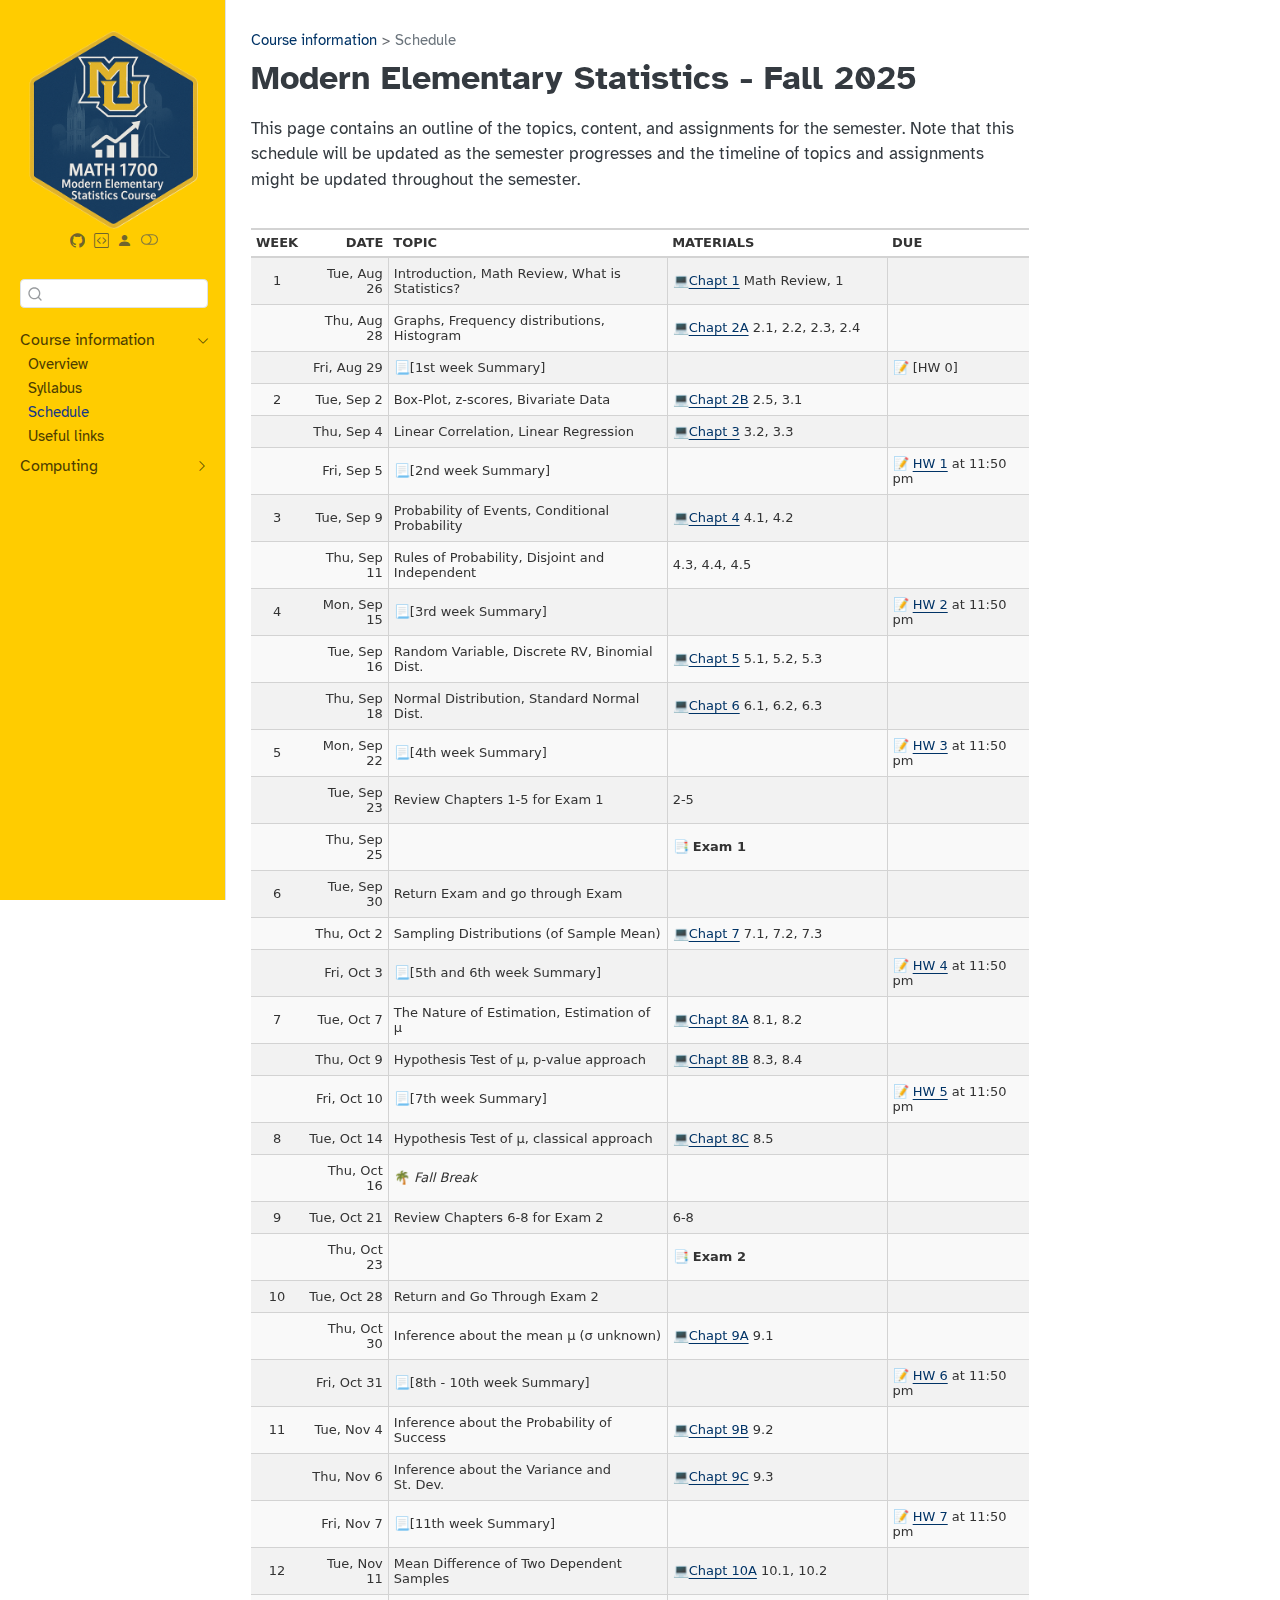
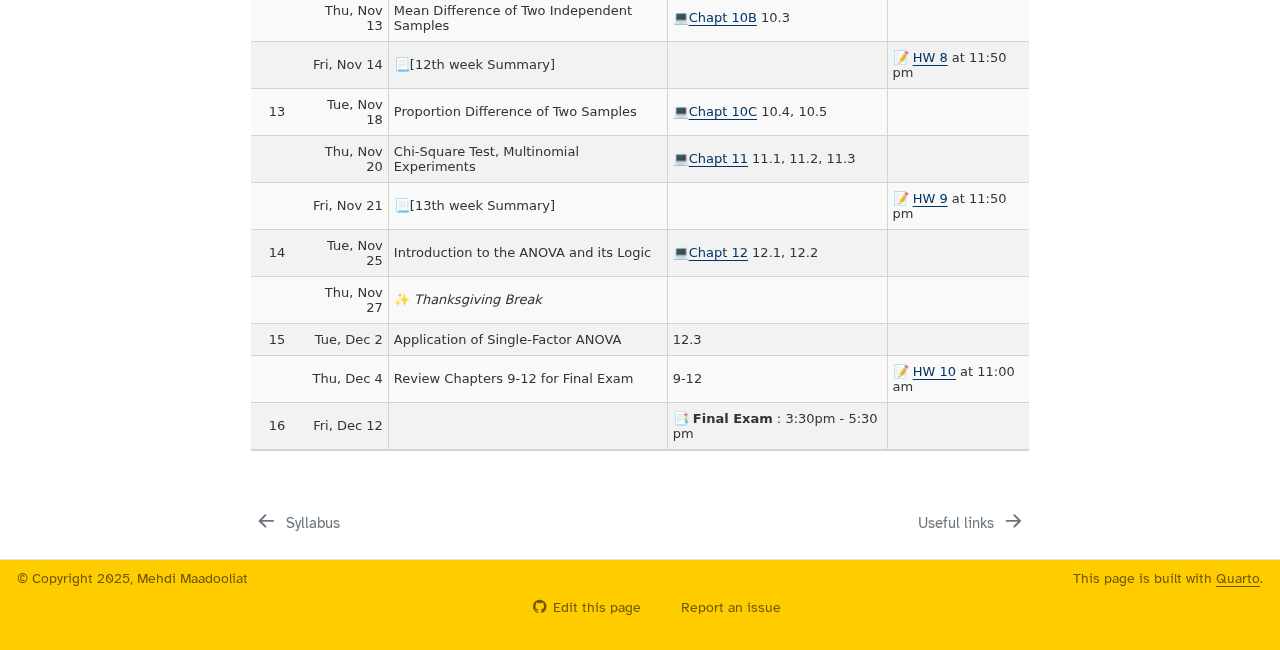
<file: index.html>
<!DOCTYPE html>
<html xmlns="http://www.w3.org/1999/xhtml" lang="en" xml:lang="en"><head>

<meta charset="utf-8">
<meta name="generator" content="quarto-1.5.9">

<meta name="viewport" content="width=device-width, initial-scale=1.0, user-scalable=yes">


<title>MATH 1700 – Modern Elementary Statistics - Fall 2025</title>
<style>
code{white-space: pre-wrap;}
span.smallcaps{font-variant: small-caps;}
div.columns{display: flex; gap: min(4vw, 1.5em);}
div.column{flex: auto; overflow-x: auto;}
div.hanging-indent{margin-left: 1.5em; text-indent: -1.5em;}
ul.task-list{list-style: none;}
ul.task-list li input[type="checkbox"] {
  width: 0.8em;
  margin: 0 0.8em 0.2em -1em; /* quarto-specific, see https://github.com/quarto-dev/quarto-cli/issues/4556 */ 
  vertical-align: middle;
}
</style>


<script src="site_libs/quarto-nav/quarto-nav.js"></script>
<script src="site_libs/clipboard/clipboard.min.js"></script>
<script src="site_libs/quarto-search/autocomplete.umd.js"></script>
<script src="site_libs/quarto-search/fuse.min.js"></script>
<script src="site_libs/quarto-search/quarto-search.js"></script>
<meta name="quarto:offset" content="./">
<link href="./course-links.html" rel="next">
<link href="./course-syllabus.pdf" rel="prev">
<script src="site_libs/quarto-html/quarto.js"></script>
<script src="site_libs/quarto-html/popper.min.js"></script>
<script src="site_libs/quarto-html/tippy.umd.min.js"></script>
<script src="site_libs/quarto-html/anchor.min.js"></script>
<link href="site_libs/quarto-html/tippy.css" rel="stylesheet">
<link href="site_libs/quarto-html/quarto-syntax-highlighting.css" rel="stylesheet" class="quarto-color-scheme" id="quarto-text-highlighting-styles">
<link href="site_libs/quarto-html/quarto-syntax-highlighting-dark.css" rel="prefetch" class="quarto-color-scheme quarto-color-alternate" id="quarto-text-highlighting-styles">
<script src="site_libs/bootstrap/bootstrap.min.js"></script>
<link href="site_libs/bootstrap/bootstrap-icons.css" rel="stylesheet">
<link href="site_libs/bootstrap/bootstrap.min.css" rel="stylesheet" class="quarto-color-scheme" id="quarto-bootstrap" data-mode="light">
<link href="site_libs/bootstrap/bootstrap-dark.min.css" rel="prefetch" class="quarto-color-scheme quarto-color-alternate" id="quarto-bootstrap" data-mode="dark">
<script id="quarto-search-options" type="application/json">{
  "location": "sidebar",
  "copy-button": false,
  "collapse-after": 3,
  "panel-placement": "start",
  "type": "textbox",
  "limit": 50,
  "keyboard-shortcut": [
    "f",
    "/",
    "s"
  ],
  "show-item-context": false,
  "language": {
    "search-no-results-text": "No results",
    "search-matching-documents-text": "matching documents",
    "search-copy-link-title": "Copy link to search",
    "search-hide-matches-text": "Hide additional matches",
    "search-more-match-text": "more match in this document",
    "search-more-matches-text": "more matches in this document",
    "search-clear-button-title": "Clear",
    "search-text-placeholder": "",
    "search-detached-cancel-button-title": "Cancel",
    "search-submit-button-title": "Submit",
    "search-label": "Search"
  }
}</script>


<meta property="og:title" content="MATH 1700 - Modern Elementary Statistics - Fall 2025">
<meta property="og:description" content="Homepage for ‘Modern Elementary Statistics’ at Marquette University, Fall 2025.">
<meta property="og:site_name" content="MATH 1700">
<meta name="twitter:title" content="MATH 1700 - Modern Elementary Statistics - Fall 2025">
<meta name="twitter:description" content="Homepage for ‘Modern Elementary Statistics’ at Marquette University, Fall 2025.">
<meta name="twitter:image" content="https://tinyurl.com/MoEl-Stat/images/twitter-card.png">
<meta name="twitter:creator" content="@mmadoliat">
<meta name="twitter:image-height" content="1080">
<meta name="twitter:image-width" content="1920">
<meta name="twitter:card" content="summary_large_image">
</head>

<body class="nav-sidebar docked">

<div id="quarto-search-results"></div>
  <header id="quarto-header" class="headroom fixed-top">
  <nav class="quarto-secondary-nav">
    <div class="container-fluid d-flex">
      <button type="button" class="quarto-btn-toggle btn" data-bs-toggle="collapse" data-bs-target=".quarto-sidebar-collapse-item" aria-controls="quarto-sidebar" aria-expanded="false" aria-label="Toggle sidebar navigation" onclick="if (window.quartoToggleHeadroom) { window.quartoToggleHeadroom(); }">
        <i class="bi bi-layout-text-sidebar-reverse"></i>
      </button>
        <nav class="quarto-page-breadcrumbs" aria-label="breadcrumb"><ol class="breadcrumb"><li class="breadcrumb-item"><a href="./course-overview.html">Course information</a></li><li class="breadcrumb-item"><a href="./index.html">Schedule</a></li></ol></nav>
        <a class="flex-grow-1" role="button" data-bs-toggle="collapse" data-bs-target=".quarto-sidebar-collapse-item" aria-controls="quarto-sidebar" aria-expanded="false" aria-label="Toggle sidebar navigation" onclick="if (window.quartoToggleHeadroom) { window.quartoToggleHeadroom(); }">      
        </a>
      <button type="button" class="btn quarto-search-button" aria-label="" onclick="window.quartoOpenSearch();">
        <i class="bi bi-search"></i>
      </button>
    </div>
  </nav>
</header>
<!-- content -->
<div id="quarto-content" class="quarto-container page-columns page-rows-contents page-layout-article">
<!-- sidebar -->
  <nav id="quarto-sidebar" class="sidebar collapse collapse-horizontal quarto-sidebar-collapse-item sidebar-navigation docked overflow-auto">
    <div class="pt-lg-2 mt-2 text-center sidebar-header">
      <a href="./index.html" class="sidebar-logo-link">
      <img src="./images/logo.png" alt="" class="sidebar-logo py-0 d-lg-inline d-none">
      </a>
      <div class="sidebar-tools-main tools-wide">
    <a href="https://github.com/mmadoliat/MoElstat-f25/" title="GitHub organization" class="quarto-navigation-tool px-1" aria-label="GitHub organization"><i class="bi bi-github"></i></a>
    <a href="https://tinyurl.com/MoEl-Stat" title="TinyURL" class="quarto-navigation-tool px-1" aria-label="TinyURL"><i class="bi bi-code-square"></i></a>
    <a href="https://www.webassign.net/" title="WebAssign" class="quarto-navigation-tool px-1" aria-label="WebAssign"><i class="bi bi-person-fill"></i></a>
  <a href="" class="quarto-color-scheme-toggle quarto-navigation-tool  px-1" onclick="window.quartoToggleColorScheme(); return false;" title="Toggle dark mode"><i class="bi"></i></a>
</div>
      </div>
        <div class="mt-2 flex-shrink-0 align-items-center">
        <div class="sidebar-search">
        <div id="quarto-search" class="" title="Search"></div>
        </div>
        </div>
    <div class="sidebar-menu-container"> 
    <ul class="list-unstyled mt-1">
        <li class="sidebar-item sidebar-item-section">
      <div class="sidebar-item-container"> 
            <a class="sidebar-item-text sidebar-link text-start" data-bs-toggle="collapse" data-bs-target="#quarto-sidebar-section-1" aria-expanded="true">
 <span class="menu-text">Course information</span></a>
          <a class="sidebar-item-toggle text-start" data-bs-toggle="collapse" data-bs-target="#quarto-sidebar-section-1" aria-expanded="true" aria-label="Toggle section">
            <i class="bi bi-chevron-right ms-2"></i>
          </a> 
      </div>
      <ul id="quarto-sidebar-section-1" class="collapse list-unstyled sidebar-section depth1 show">  
          <li class="sidebar-item">
  <div class="sidebar-item-container"> 
  <a href="./course-overview.html" class="sidebar-item-text sidebar-link">
 <span class="menu-text">Overview</span></a>
  </div>
</li>
          <li class="sidebar-item">
  <div class="sidebar-item-container"> 
  <a href="./course-syllabus.pdf" class="sidebar-item-text sidebar-link">
 <span class="menu-text">Syllabus</span></a>
  </div>
</li>
          <li class="sidebar-item">
  <div class="sidebar-item-container"> 
  <a href="./index.html" class="sidebar-item-text sidebar-link active">
 <span class="menu-text">Schedule</span></a>
  </div>
</li>
          <li class="sidebar-item">
  <div class="sidebar-item-container"> 
  <a href="./course-links.html" class="sidebar-item-text sidebar-link">
 <span class="menu-text">Useful links</span></a>
  </div>
</li>
      </ul>
  </li>
        <li class="sidebar-item sidebar-item-section">
      <div class="sidebar-item-container"> 
            <a class="sidebar-item-text sidebar-link text-start collapsed" data-bs-toggle="collapse" data-bs-target="#quarto-sidebar-section-2" aria-expanded="false">
 <span class="menu-text">Computing</span></a>
          <a class="sidebar-item-toggle text-start collapsed" data-bs-toggle="collapse" data-bs-target="#quarto-sidebar-section-2" aria-expanded="false" aria-label="Toggle section">
            <i class="bi bi-chevron-right ms-2"></i>
          </a> 
      </div>
      <ul id="quarto-sidebar-section-2" class="collapse list-unstyled sidebar-section depth1 ">  
          <li class="sidebar-item">
  <div class="sidebar-item-container"> 
  <a href="./computing/computing-cheatsheets.html" class="sidebar-item-text sidebar-link">
 <span class="menu-text">Cheatsheets</span></a>
  </div>
</li>
      </ul>
  </li>
    </ul>
    </div>
</nav>
<div id="quarto-sidebar-glass" class="quarto-sidebar-collapse-item" data-bs-toggle="collapse" data-bs-target=".quarto-sidebar-collapse-item"></div>
<!-- margin-sidebar -->
    <div id="quarto-margin-sidebar" class="sidebar margin-sidebar zindex-bottom">
        
    </div>
<!-- main -->
<main class="content" id="quarto-document-content">

<header id="title-block-header" class="quarto-title-block default"><nav class="quarto-page-breadcrumbs quarto-title-breadcrumbs d-none d-lg-block" aria-label="breadcrumb"><ol class="breadcrumb"><li class="breadcrumb-item"><a href="./course-overview.html">Course information</a></li><li class="breadcrumb-item"><a href="./index.html">Schedule</a></li></ol></nav>
<div class="quarto-title">
<h1 class="title">Modern Elementary Statistics - Fall 2025</h1>
</div>



<div class="quarto-title-meta">

    
  
    
  </div>
  


</header>


<p>This page contains an outline of the topics, content, and assignments for the semester. Note that this schedule will be updated as the semester progresses and the timeline of topics and assignments might be updated throughout the semester.</p>
<div class="cell">
<div class="cell-output-display">
<div>
<div id="uqohisdvts" style="padding-left:0px;padding-right:0px;padding-top:10px;padding-bottom:10px;overflow-x:auto;overflow-y:auto;width:auto;height:auto;">
<style>#uqohisdvts table {
  font-family: system-ui, 'Segoe UI', Roboto, Helvetica, Arial, sans-serif, 'Apple Color Emoji', 'Segoe UI Emoji', 'Segoe UI Symbol', 'Noto Color Emoji';
  -webkit-font-smoothing: antialiased;
  -moz-osx-font-smoothing: grayscale;
}

#uqohisdvts thead, #uqohisdvts tbody, #uqohisdvts tfoot, #uqohisdvts tr, #uqohisdvts td, #uqohisdvts th {
  border-style: none;
}

#uqohisdvts p {
  margin: 0;
  padding: 0;
}

#uqohisdvts .gt_table {
  display: table;
  border-collapse: collapse;
  line-height: normal;
  margin-left: auto;
  margin-right: auto;
  color: #333333;
  font-size: 13px;
  font-weight: normal;
  font-style: normal;
  background-color: #FFFFFF;
  width: auto;
  border-top-style: solid;
  border-top-width: 2px;
  border-top-color: #A8A8A8;
  border-right-style: none;
  border-right-width: 2px;
  border-right-color: #D3D3D3;
  border-bottom-style: solid;
  border-bottom-width: 2px;
  border-bottom-color: #A8A8A8;
  border-left-style: none;
  border-left-width: 2px;
  border-left-color: #D3D3D3;
}

#uqohisdvts .gt_caption {
  padding-top: 4px;
  padding-bottom: 4px;
}

#uqohisdvts .gt_title {
  color: #333333;
  font-size: 125%;
  font-weight: initial;
  padding-top: 4px;
  padding-bottom: 4px;
  padding-left: 5px;
  padding-right: 5px;
  border-bottom-color: #FFFFFF;
  border-bottom-width: 0;
}

#uqohisdvts .gt_subtitle {
  color: #333333;
  font-size: 85%;
  font-weight: initial;
  padding-top: 3px;
  padding-bottom: 5px;
  padding-left: 5px;
  padding-right: 5px;
  border-top-color: #FFFFFF;
  border-top-width: 0;
}

#uqohisdvts .gt_heading {
  background-color: #FFFFFF;
  text-align: center;
  border-bottom-color: #FFFFFF;
  border-left-style: none;
  border-left-width: 1px;
  border-left-color: #D3D3D3;
  border-right-style: none;
  border-right-width: 1px;
  border-right-color: #D3D3D3;
}

#uqohisdvts .gt_bottom_border {
  border-bottom-style: solid;
  border-bottom-width: 2px;
  border-bottom-color: #D3D3D3;
}

#uqohisdvts .gt_col_headings {
  border-top-style: solid;
  border-top-width: 2px;
  border-top-color: #D3D3D3;
  border-bottom-style: solid;
  border-bottom-width: 2px;
  border-bottom-color: #D3D3D3;
  border-left-style: none;
  border-left-width: 1px;
  border-left-color: #D3D3D3;
  border-right-style: none;
  border-right-width: 1px;
  border-right-color: #D3D3D3;
}

#uqohisdvts .gt_col_heading {
  color: #333333;
  background-color: #FFFFFF;
  font-size: 100%;
  font-weight: normal;
  text-transform: inherit;
  border-left-style: none;
  border-left-width: 1px;
  border-left-color: #D3D3D3;
  border-right-style: none;
  border-right-width: 1px;
  border-right-color: #D3D3D3;
  vertical-align: bottom;
  padding-top: 5px;
  padding-bottom: 6px;
  padding-left: 5px;
  padding-right: 5px;
  overflow-x: hidden;
}

#uqohisdvts .gt_column_spanner_outer {
  color: #333333;
  background-color: #FFFFFF;
  font-size: 100%;
  font-weight: normal;
  text-transform: inherit;
  padding-top: 0;
  padding-bottom: 0;
  padding-left: 4px;
  padding-right: 4px;
}

#uqohisdvts .gt_column_spanner_outer:first-child {
  padding-left: 0;
}

#uqohisdvts .gt_column_spanner_outer:last-child {
  padding-right: 0;
}

#uqohisdvts .gt_column_spanner {
  border-bottom-style: solid;
  border-bottom-width: 2px;
  border-bottom-color: #D3D3D3;
  vertical-align: bottom;
  padding-top: 5px;
  padding-bottom: 5px;
  overflow-x: hidden;
  display: inline-block;
  width: 100%;
}

#uqohisdvts .gt_spanner_row {
  border-bottom-style: hidden;
}

#uqohisdvts .gt_group_heading {
  padding-top: 8px;
  padding-bottom: 8px;
  padding-left: 5px;
  padding-right: 5px;
  color: #333333;
  background-color: #FFFFFF;
  font-size: 100%;
  font-weight: initial;
  text-transform: inherit;
  border-top-style: solid;
  border-top-width: 2px;
  border-top-color: #D3D3D3;
  border-bottom-style: solid;
  border-bottom-width: 2px;
  border-bottom-color: #D3D3D3;
  border-left-style: none;
  border-left-width: 1px;
  border-left-color: #D3D3D3;
  border-right-style: none;
  border-right-width: 1px;
  border-right-color: #D3D3D3;
  vertical-align: middle;
  text-align: left;
}

#uqohisdvts .gt_empty_group_heading {
  padding: 0.5px;
  color: #333333;
  background-color: #FFFFFF;
  font-size: 100%;
  font-weight: initial;
  border-top-style: solid;
  border-top-width: 2px;
  border-top-color: #D3D3D3;
  border-bottom-style: solid;
  border-bottom-width: 2px;
  border-bottom-color: #D3D3D3;
  vertical-align: middle;
}

#uqohisdvts .gt_from_md > :first-child {
  margin-top: 0;
}

#uqohisdvts .gt_from_md > :last-child {
  margin-bottom: 0;
}

#uqohisdvts .gt_row {
  padding-top: 8px;
  padding-bottom: 8px;
  padding-left: 5px;
  padding-right: 5px;
  margin: 10px;
  border-top-style: solid;
  border-top-width: 1px;
  border-top-color: #D3D3D3;
  border-left-style: none;
  border-left-width: 1px;
  border-left-color: #D3D3D3;
  border-right-style: none;
  border-right-width: 1px;
  border-right-color: #D3D3D3;
  vertical-align: middle;
  overflow-x: hidden;
}

#uqohisdvts .gt_stub {
  color: #333333;
  background-color: #FFFFFF;
  font-size: 100%;
  font-weight: initial;
  text-transform: inherit;
  border-right-style: solid;
  border-right-width: 2px;
  border-right-color: #D3D3D3;
  padding-left: 5px;
  padding-right: 5px;
}

#uqohisdvts .gt_stub_row_group {
  color: #333333;
  background-color: #FFFFFF;
  font-size: 100%;
  font-weight: initial;
  text-transform: inherit;
  border-right-style: solid;
  border-right-width: 2px;
  border-right-color: #D3D3D3;
  padding-left: 5px;
  padding-right: 5px;
  vertical-align: top;
}

#uqohisdvts .gt_row_group_first td {
  border-top-width: 2px;
}

#uqohisdvts .gt_row_group_first th {
  border-top-width: 2px;
}

#uqohisdvts .gt_summary_row {
  color: #333333;
  background-color: #FFFFFF;
  text-transform: inherit;
  padding-top: 8px;
  padding-bottom: 8px;
  padding-left: 5px;
  padding-right: 5px;
}

#uqohisdvts .gt_first_summary_row {
  border-top-style: solid;
  border-top-color: #D3D3D3;
}

#uqohisdvts .gt_first_summary_row.thick {
  border-top-width: 2px;
}

#uqohisdvts .gt_last_summary_row {
  padding-top: 8px;
  padding-bottom: 8px;
  padding-left: 5px;
  padding-right: 5px;
  border-bottom-style: solid;
  border-bottom-width: 2px;
  border-bottom-color: #D3D3D3;
}

#uqohisdvts .gt_grand_summary_row {
  color: #333333;
  background-color: #FFFFFF;
  text-transform: inherit;
  padding-top: 8px;
  padding-bottom: 8px;
  padding-left: 5px;
  padding-right: 5px;
}

#uqohisdvts .gt_first_grand_summary_row {
  padding-top: 8px;
  padding-bottom: 8px;
  padding-left: 5px;
  padding-right: 5px;
  border-top-style: double;
  border-top-width: 6px;
  border-top-color: #D3D3D3;
}

#uqohisdvts .gt_last_grand_summary_row_top {
  padding-top: 8px;
  padding-bottom: 8px;
  padding-left: 5px;
  padding-right: 5px;
  border-bottom-style: double;
  border-bottom-width: 6px;
  border-bottom-color: #D3D3D3;
}

#uqohisdvts .gt_striped {
  background-color: rgba(128, 128, 128, 0.05);
}

#uqohisdvts .gt_table_body {
  border-top-style: solid;
  border-top-width: 2px;
  border-top-color: #D3D3D3;
  border-bottom-style: solid;
  border-bottom-width: 2px;
  border-bottom-color: #D3D3D3;
}

#uqohisdvts .gt_footnotes {
  color: #333333;
  background-color: #FFFFFF;
  border-bottom-style: none;
  border-bottom-width: 2px;
  border-bottom-color: #D3D3D3;
  border-left-style: none;
  border-left-width: 2px;
  border-left-color: #D3D3D3;
  border-right-style: none;
  border-right-width: 2px;
  border-right-color: #D3D3D3;
}

#uqohisdvts .gt_footnote {
  margin: 0px;
  font-size: 90%;
  padding-top: 4px;
  padding-bottom: 4px;
  padding-left: 5px;
  padding-right: 5px;
}

#uqohisdvts .gt_sourcenotes {
  color: #333333;
  background-color: #FFFFFF;
  border-bottom-style: none;
  border-bottom-width: 2px;
  border-bottom-color: #D3D3D3;
  border-left-style: none;
  border-left-width: 2px;
  border-left-color: #D3D3D3;
  border-right-style: none;
  border-right-width: 2px;
  border-right-color: #D3D3D3;
}

#uqohisdvts .gt_sourcenote {
  font-size: 90%;
  padding-top: 4px;
  padding-bottom: 4px;
  padding-left: 5px;
  padding-right: 5px;
}

#uqohisdvts .gt_left {
  text-align: left;
}

#uqohisdvts .gt_center {
  text-align: center;
}

#uqohisdvts .gt_right {
  text-align: right;
  font-variant-numeric: tabular-nums;
}

#uqohisdvts .gt_font_normal {
  font-weight: normal;
}

#uqohisdvts .gt_font_bold {
  font-weight: bold;
}

#uqohisdvts .gt_font_italic {
  font-style: italic;
}

#uqohisdvts .gt_super {
  font-size: 65%;
}

#uqohisdvts .gt_footnote_marks {
  font-size: 75%;
  vertical-align: 0.4em;
  position: initial;
}

#uqohisdvts .gt_asterisk {
  font-size: 100%;
  vertical-align: 0;
}

#uqohisdvts .gt_indent_1 {
  text-indent: 5px;
}

#uqohisdvts .gt_indent_2 {
  text-indent: 10px;
}

#uqohisdvts .gt_indent_3 {
  text-indent: 15px;
}

#uqohisdvts .gt_indent_4 {
  text-indent: 20px;
}

#uqohisdvts .gt_indent_5 {
  text-indent: 25px;
}

#uqohisdvts .katex-display {
  display: inline-flex !important;
  margin-bottom: 0.75em !important;
}

#uqohisdvts div.Reactable > div.rt-table > div.rt-thead > div.rt-tr.rt-tr-group-header > div.rt-th-group:after {
  height: 0px !important;
}
</style>

<table class="gt_table table table-sm table-striped small" data-quarto-postprocess="true" data-quarto-disable-processing="false" data-quarto-bootstrap="false">
<thead>
<tr class="header gt_col_headings">
<th id="<div data-qmd-base64=&quot;KipXRUVLKio=&quot;><div class='gt_from_md'><p><strong>WEEK</strong></p>
</div></div>" class="gt_col_heading gt_columns_bottom_border gt_center" data-quarto-table-cell-role="th" scope="col"><p><strong>WEEK</strong></p></th>
<th id="<div data-qmd-base64=&quot;KipEQVRFKio=&quot;><div class='gt_from_md'><p><strong>DATE</strong></p>
</div></div>" class="gt_col_heading gt_columns_bottom_border gt_right" data-quarto-table-cell-role="th" scope="col"><p><strong>DATE</strong></p></th>
<th id="<div data-qmd-base64=&quot;KipUT1BJQyoq&quot;><div class='gt_from_md'><p><strong>TOPIC</strong></p>
</div></div>" class="gt_col_heading gt_columns_bottom_border gt_left" data-quarto-table-cell-role="th" scope="col"><p><strong>TOPIC</strong></p></th>
<th id="<div data-qmd-base64=&quot;KipNQVRFUklBTFMqKg==&quot;><div class='gt_from_md'><p><strong>MATERIALS</strong></p>
</div></div>" class="gt_col_heading gt_columns_bottom_border gt_left" data-quarto-table-cell-role="th" scope="col"><p><strong>MATERIALS</strong></p></th>
<th id="<div data-qmd-base64=&quot;KipEVUUqKg==&quot;><div class='gt_from_md'><p><strong>DUE</strong></p>
</div></div>" class="gt_col_heading gt_columns_bottom_border gt_left" data-quarto-table-cell-role="th" scope="col"><p><strong>DUE</strong></p></th>
</tr>
</thead>
<tbody class="gt_table_body">
<tr class="odd">
<td class="gt_row gt_center" headers="week">1</td>
<td class="gt_row gt_right" headers="date" style="border-right-width: 1px; border-right-style: solid; border-right-color: #D3D3D3">Tue, Aug 26</td>
<td class="gt_row gt_left" headers="topic" style="border-right-width: 1px; border-right-style: solid; border-right-color: #D3D3D3"><p>Introduction, Math Review, What is Statistics?</p></td>
<td class="gt_row gt_left" headers="materials" style="border-right-width: 1px; border-right-style: solid; border-right-color: #D3D3D3"><p>💻<a href="./slides/pdf/Chapt1.pdf">Chapt 1</a> Math Review, 1</p></td>
<td class="gt_row gt_left" headers="due"><br>
</td>
</tr>
<tr class="even">
<td class="gt_row gt_center gt_striped" headers="week"><br>
</td>
<td class="gt_row gt_right gt_striped" headers="date" style="border-right-width: 1px; border-right-style: solid; border-right-color: #D3D3D3">Thu, Aug 28</td>
<td class="gt_row gt_left gt_striped" headers="topic" style="border-right-width: 1px; border-right-style: solid; border-right-color: #D3D3D3"><p>Graphs, Frequency distributions, Histogram</p></td>
<td class="gt_row gt_left gt_striped" headers="materials" style="border-right-width: 1px; border-right-style: solid; border-right-color: #D3D3D3"><p>💻<a href="./slides/pdf/Chapt2A.pdf">Chapt 2A</a> 2.1, 2.2, 2.3, 2.4</p></td>
<td class="gt_row gt_left gt_striped" headers="due"><br>
</td>
</tr>
<tr class="odd">
<td class="gt_row gt_center" headers="week"><br>
</td>
<td class="gt_row gt_right" headers="date" style="border-right-width: 1px; border-right-style: solid; border-right-color: #D3D3D3">Fri, Aug 29</td>
<td class="gt_row gt_left" headers="topic" style="border-right-width: 1px; border-right-style: solid; border-right-color: #D3D3D3"><p>📃[1st week Summary]</p></td>
<td class="gt_row gt_left" headers="materials" style="border-right-width: 1px; border-right-style: solid; border-right-color: #D3D3D3"><br>
</td>
<td class="gt_row gt_left" headers="due"><p>📝 [HW 0]</p></td>
</tr>
<tr class="even">
<td class="gt_row gt_center gt_striped" headers="week">2</td>
<td class="gt_row gt_right gt_striped" headers="date" style="border-right-width: 1px; border-right-style: solid; border-right-color: #D3D3D3">Tue, Sep 2</td>
<td class="gt_row gt_left gt_striped" headers="topic" style="border-right-width: 1px; border-right-style: solid; border-right-color: #D3D3D3"><p>Box-Plot, z-scores, Bivariate Data</p></td>
<td class="gt_row gt_left gt_striped" headers="materials" style="border-right-width: 1px; border-right-style: solid; border-right-color: #D3D3D3"><p>💻<a href="./slides/pdf/Chapt2B.pdf">Chapt 2B</a> 2.5, 3.1</p></td>
<td class="gt_row gt_left gt_striped" headers="due"><br>
</td>
</tr>
<tr class="odd">
<td class="gt_row gt_center" headers="week"><br>
</td>
<td class="gt_row gt_right" headers="date" style="border-right-width: 1px; border-right-style: solid; border-right-color: #D3D3D3">Thu, Sep 4</td>
<td class="gt_row gt_left" headers="topic" style="border-right-width: 1px; border-right-style: solid; border-right-color: #D3D3D3"><p>Linear Correlation, Linear Regression</p></td>
<td class="gt_row gt_left" headers="materials" style="border-right-width: 1px; border-right-style: solid; border-right-color: #D3D3D3"><p>💻<a href="./slides/pdf/Chapt3.pdf">Chapt 3</a> 3.2, 3.3</p></td>
<td class="gt_row gt_left" headers="due"><br>
</td>
</tr>
<tr class="even">
<td class="gt_row gt_center gt_striped" headers="week"><br>
</td>
<td class="gt_row gt_right gt_striped" headers="date" style="border-right-width: 1px; border-right-style: solid; border-right-color: #D3D3D3">Fri, Sep 5</td>
<td class="gt_row gt_left gt_striped" headers="topic" style="border-right-width: 1px; border-right-style: solid; border-right-color: #D3D3D3"><p>📃[2nd week Summary]</p></td>
<td class="gt_row gt_left gt_striped" headers="materials" style="border-right-width: 1px; border-right-style: solid; border-right-color: #D3D3D3"><br>
</td>
<td class="gt_row gt_left gt_striped" headers="due"><p>📝 <a href="http://www.webassign.net/">HW 1</a> at 11:50 pm</p></td>
</tr>
<tr class="odd">
<td class="gt_row gt_center" headers="week">3</td>
<td class="gt_row gt_right" headers="date" style="border-right-width: 1px; border-right-style: solid; border-right-color: #D3D3D3">Tue, Sep 9</td>
<td class="gt_row gt_left" headers="topic" style="border-right-width: 1px; border-right-style: solid; border-right-color: #D3D3D3"><p>Probability of Events, Conditional Probability</p></td>
<td class="gt_row gt_left" headers="materials" style="border-right-width: 1px; border-right-style: solid; border-right-color: #D3D3D3"><p>💻<a href="./slides/pdf/Chapt4.pdf">Chapt 4</a> 4.1, 4.2</p></td>
<td class="gt_row gt_left" headers="due"><br>
</td>
</tr>
<tr class="even">
<td class="gt_row gt_center gt_striped" headers="week"><br>
</td>
<td class="gt_row gt_right gt_striped" headers="date" style="border-right-width: 1px; border-right-style: solid; border-right-color: #D3D3D3">Thu, Sep 11</td>
<td class="gt_row gt_left gt_striped" headers="topic" style="border-right-width: 1px; border-right-style: solid; border-right-color: #D3D3D3"><p>Rules of Probability, Disjoint and Independent</p></td>
<td class="gt_row gt_left gt_striped" headers="materials" style="border-right-width: 1px; border-right-style: solid; border-right-color: #D3D3D3"><p>4.3, 4.4, 4.5</p></td>
<td class="gt_row gt_left gt_striped" headers="due"><br>
</td>
</tr>
<tr class="odd">
<td class="gt_row gt_center" headers="week">4</td>
<td class="gt_row gt_right" headers="date" style="border-right-width: 1px; border-right-style: solid; border-right-color: #D3D3D3">Mon, Sep 15</td>
<td class="gt_row gt_left" headers="topic" style="border-right-width: 1px; border-right-style: solid; border-right-color: #D3D3D3"><p>📃[3rd week Summary]</p></td>
<td class="gt_row gt_left" headers="materials" style="border-right-width: 1px; border-right-style: solid; border-right-color: #D3D3D3"><br>
</td>
<td class="gt_row gt_left" headers="due"><p>📝 <a href="http://www.webassign.net/">HW 2</a> at 11:50 pm</p></td>
</tr>
<tr class="even">
<td class="gt_row gt_center gt_striped" headers="week"><br>
</td>
<td class="gt_row gt_right gt_striped" headers="date" style="border-right-width: 1px; border-right-style: solid; border-right-color: #D3D3D3">Tue, Sep 16</td>
<td class="gt_row gt_left gt_striped" headers="topic" style="border-right-width: 1px; border-right-style: solid; border-right-color: #D3D3D3"><p>Random Variable, Discrete RV, Binomial Dist.</p></td>
<td class="gt_row gt_left gt_striped" headers="materials" style="border-right-width: 1px; border-right-style: solid; border-right-color: #D3D3D3"><p>💻<a href="./slides/pdf/Chapt5.pdf">Chapt 5</a> 5.1, 5.2, 5.3</p></td>
<td class="gt_row gt_left gt_striped" headers="due"><br>
</td>
</tr>
<tr class="odd">
<td class="gt_row gt_center" headers="week"><br>
</td>
<td class="gt_row gt_right" headers="date" style="border-right-width: 1px; border-right-style: solid; border-right-color: #D3D3D3">Thu, Sep 18</td>
<td class="gt_row gt_left" headers="topic" style="border-right-width: 1px; border-right-style: solid; border-right-color: #D3D3D3"><p>Normal Distribution, Standard Normal Dist.</p></td>
<td class="gt_row gt_left" headers="materials" style="border-right-width: 1px; border-right-style: solid; border-right-color: #D3D3D3"><p>💻<a href="./slides/pdf/Chapt6.pdf">Chapt 6</a> 6.1, 6.2, 6.3</p></td>
<td class="gt_row gt_left" headers="due"><br>
</td>
</tr>
<tr class="even">
<td class="gt_row gt_center gt_striped" headers="week">5</td>
<td class="gt_row gt_right gt_striped" headers="date" style="border-right-width: 1px; border-right-style: solid; border-right-color: #D3D3D3">Mon, Sep 22</td>
<td class="gt_row gt_left gt_striped" headers="topic" style="border-right-width: 1px; border-right-style: solid; border-right-color: #D3D3D3"><p>📃[4th week Summary]</p></td>
<td class="gt_row gt_left gt_striped" headers="materials" style="border-right-width: 1px; border-right-style: solid; border-right-color: #D3D3D3"><br>
</td>
<td class="gt_row gt_left gt_striped" headers="due"><p>📝 <a href="http://www.webassign.net/">HW 3</a> at 11:50 pm</p></td>
</tr>
<tr class="odd">
<td class="gt_row gt_center" headers="week"><br>
</td>
<td class="gt_row gt_right" headers="date" style="border-right-width: 1px; border-right-style: solid; border-right-color: #D3D3D3">Tue, Sep 23</td>
<td class="gt_row gt_left" headers="topic" style="border-right-width: 1px; border-right-style: solid; border-right-color: #D3D3D3"><p>Review Chapters 1-5 for Exam 1</p></td>
<td class="gt_row gt_left" headers="materials" style="border-right-width: 1px; border-right-style: solid; border-right-color: #D3D3D3"><p>2-5</p></td>
<td class="gt_row gt_left" headers="due"><br>
</td>
</tr>
<tr class="even">
<td class="gt_row gt_center gt_striped" headers="week"><br>
</td>
<td class="gt_row gt_right gt_striped" headers="date" style="border-right-width: 1px; border-right-style: solid; border-right-color: #D3D3D3">Thu, Sep 25</td>
<td class="gt_row gt_left gt_striped" headers="topic" style="border-right-width: 1px; border-right-style: solid; border-right-color: #D3D3D3"><br>
</td>
<td class="gt_row gt_left gt_striped" headers="materials" style="border-right-width: 1px; border-right-style: solid; border-right-color: #D3D3D3"><p>📑 <strong>Exam 1</strong></p></td>
<td class="gt_row gt_left gt_striped" headers="due"><br>
</td>
</tr>
<tr class="odd">
<td class="gt_row gt_center" headers="week">6</td>
<td class="gt_row gt_right" headers="date" style="border-right-width: 1px; border-right-style: solid; border-right-color: #D3D3D3">Tue, Sep 30</td>
<td class="gt_row gt_left" headers="topic" style="border-right-width: 1px; border-right-style: solid; border-right-color: #D3D3D3"><p>Return Exam and go through Exam</p></td>
<td class="gt_row gt_left" headers="materials" style="border-right-width: 1px; border-right-style: solid; border-right-color: #D3D3D3"><br>
</td>
<td class="gt_row gt_left" headers="due"><br>
</td>
</tr>
<tr class="even">
<td class="gt_row gt_center gt_striped" headers="week"><br>
</td>
<td class="gt_row gt_right gt_striped" headers="date" style="border-right-width: 1px; border-right-style: solid; border-right-color: #D3D3D3">Thu, Oct 2</td>
<td class="gt_row gt_left gt_striped" headers="topic" style="border-right-width: 1px; border-right-style: solid; border-right-color: #D3D3D3"><p>Sampling Distributions (of Sample Mean)</p></td>
<td class="gt_row gt_left gt_striped" headers="materials" style="border-right-width: 1px; border-right-style: solid; border-right-color: #D3D3D3"><p>💻<a href="./slides/pdf/Chapt7.pdf">Chapt 7</a> 7.1, 7.2, 7.3</p></td>
<td class="gt_row gt_left gt_striped" headers="due"><br>
</td>
</tr>
<tr class="odd">
<td class="gt_row gt_center" headers="week"><br>
</td>
<td class="gt_row gt_right" headers="date" style="border-right-width: 1px; border-right-style: solid; border-right-color: #D3D3D3">Fri, Oct 3</td>
<td class="gt_row gt_left" headers="topic" style="border-right-width: 1px; border-right-style: solid; border-right-color: #D3D3D3"><p>📃[5th and 6th week Summary]</p></td>
<td class="gt_row gt_left" headers="materials" style="border-right-width: 1px; border-right-style: solid; border-right-color: #D3D3D3"><br>
</td>
<td class="gt_row gt_left" headers="due"><p>📝 <a href="http://www.webassign.net/">HW 4</a> at 11:50 pm</p></td>
</tr>
<tr class="even">
<td class="gt_row gt_center gt_striped" headers="week">7</td>
<td class="gt_row gt_right gt_striped" headers="date" style="border-right-width: 1px; border-right-style: solid; border-right-color: #D3D3D3">Tue, Oct 7</td>
<td class="gt_row gt_left gt_striped" headers="topic" style="border-right-width: 1px; border-right-style: solid; border-right-color: #D3D3D3"><p>The Nature of Estimation, Estimation of μ</p></td>
<td class="gt_row gt_left gt_striped" headers="materials" style="border-right-width: 1px; border-right-style: solid; border-right-color: #D3D3D3"><p>💻<a href="./slides/pdf/Chapt8A.pdf">Chapt 8A</a> 8.1, 8.2</p></td>
<td class="gt_row gt_left gt_striped" headers="due"><br>
</td>
</tr>
<tr class="odd">
<td class="gt_row gt_center" headers="week"><br>
</td>
<td class="gt_row gt_right" headers="date" style="border-right-width: 1px; border-right-style: solid; border-right-color: #D3D3D3">Thu, Oct 9</td>
<td class="gt_row gt_left" headers="topic" style="border-right-width: 1px; border-right-style: solid; border-right-color: #D3D3D3"><p>Hypothesis Test of μ, p-value approach</p></td>
<td class="gt_row gt_left" headers="materials" style="border-right-width: 1px; border-right-style: solid; border-right-color: #D3D3D3"><p>💻<a href="./slides/pdf/Chapt8B.pdf">Chapt 8B</a> 8.3, 8.4</p></td>
<td class="gt_row gt_left" headers="due"><br>
</td>
</tr>
<tr class="even">
<td class="gt_row gt_center gt_striped" headers="week"><br>
</td>
<td class="gt_row gt_right gt_striped" headers="date" style="border-right-width: 1px; border-right-style: solid; border-right-color: #D3D3D3">Fri, Oct 10</td>
<td class="gt_row gt_left gt_striped" headers="topic" style="border-right-width: 1px; border-right-style: solid; border-right-color: #D3D3D3"><p>📃[7th week Summary]</p></td>
<td class="gt_row gt_left gt_striped" headers="materials" style="border-right-width: 1px; border-right-style: solid; border-right-color: #D3D3D3"><br>
</td>
<td class="gt_row gt_left gt_striped" headers="due"><p>📝 <a href="http://www.webassign.net/">HW 5</a> at 11:50 pm</p></td>
</tr>
<tr class="odd">
<td class="gt_row gt_center" headers="week">8</td>
<td class="gt_row gt_right" headers="date" style="border-right-width: 1px; border-right-style: solid; border-right-color: #D3D3D3">Tue, Oct 14</td>
<td class="gt_row gt_left" headers="topic" style="border-right-width: 1px; border-right-style: solid; border-right-color: #D3D3D3"><p>Hypothesis Test of μ, classical approach</p></td>
<td class="gt_row gt_left" headers="materials" style="border-right-width: 1px; border-right-style: solid; border-right-color: #D3D3D3"><p>💻<a href="./slides/pdf/Chapt8C.pdf">Chapt 8C</a> 8.5</p></td>
<td class="gt_row gt_left" headers="due"><br>
</td>
</tr>
<tr class="even">
<td class="gt_row gt_center gt_striped" headers="week"><br>
</td>
<td class="gt_row gt_right gt_striped" headers="date" style="border-right-width: 1px; border-right-style: solid; border-right-color: #D3D3D3">Thu, Oct 16</td>
<td class="gt_row gt_left gt_striped" headers="topic" style="border-right-width: 1px; border-right-style: solid; border-right-color: #D3D3D3"><p>🌴 <em>Fall Break</em></p></td>
<td class="gt_row gt_left gt_striped" headers="materials" style="border-right-width: 1px; border-right-style: solid; border-right-color: #D3D3D3"><br>
</td>
<td class="gt_row gt_left gt_striped" headers="due"><br>
</td>
</tr>
<tr class="odd">
<td class="gt_row gt_center" headers="week">9</td>
<td class="gt_row gt_right" headers="date" style="border-right-width: 1px; border-right-style: solid; border-right-color: #D3D3D3">Tue, Oct 21</td>
<td class="gt_row gt_left" headers="topic" style="border-right-width: 1px; border-right-style: solid; border-right-color: #D3D3D3"><p>Review Chapters 6-8 for Exam 2</p></td>
<td class="gt_row gt_left" headers="materials" style="border-right-width: 1px; border-right-style: solid; border-right-color: #D3D3D3"><p>6-8</p></td>
<td class="gt_row gt_left" headers="due"><br>
</td>
</tr>
<tr class="even">
<td class="gt_row gt_center gt_striped" headers="week"><br>
</td>
<td class="gt_row gt_right gt_striped" headers="date" style="border-right-width: 1px; border-right-style: solid; border-right-color: #D3D3D3">Thu, Oct 23</td>
<td class="gt_row gt_left gt_striped" headers="topic" style="border-right-width: 1px; border-right-style: solid; border-right-color: #D3D3D3"><br>
</td>
<td class="gt_row gt_left gt_striped" headers="materials" style="border-right-width: 1px; border-right-style: solid; border-right-color: #D3D3D3"><p>📑 <strong>Exam 2</strong></p></td>
<td class="gt_row gt_left gt_striped" headers="due"><br>
</td>
</tr>
<tr class="odd">
<td class="gt_row gt_center" headers="week">10</td>
<td class="gt_row gt_right" headers="date" style="border-right-width: 1px; border-right-style: solid; border-right-color: #D3D3D3">Tue, Oct 28</td>
<td class="gt_row gt_left" headers="topic" style="border-right-width: 1px; border-right-style: solid; border-right-color: #D3D3D3"><p>Return and Go Through Exam 2</p></td>
<td class="gt_row gt_left" headers="materials" style="border-right-width: 1px; border-right-style: solid; border-right-color: #D3D3D3"><br>
</td>
<td class="gt_row gt_left" headers="due"><br>
</td>
</tr>
<tr class="even">
<td class="gt_row gt_center gt_striped" headers="week"><br>
</td>
<td class="gt_row gt_right gt_striped" headers="date" style="border-right-width: 1px; border-right-style: solid; border-right-color: #D3D3D3">Thu, Oct 30</td>
<td class="gt_row gt_left gt_striped" headers="topic" style="border-right-width: 1px; border-right-style: solid; border-right-color: #D3D3D3"><p>Inference about the mean μ (σ unknown)</p></td>
<td class="gt_row gt_left gt_striped" headers="materials" style="border-right-width: 1px; border-right-style: solid; border-right-color: #D3D3D3"><p>💻<a href="./slides/pdf/Chapt9A.pdf">Chapt 9A</a> 9.1</p></td>
<td class="gt_row gt_left gt_striped" headers="due"><br>
</td>
</tr>
<tr class="odd">
<td class="gt_row gt_center" headers="week"><br>
</td>
<td class="gt_row gt_right" headers="date" style="border-right-width: 1px; border-right-style: solid; border-right-color: #D3D3D3">Fri, Oct 31</td>
<td class="gt_row gt_left" headers="topic" style="border-right-width: 1px; border-right-style: solid; border-right-color: #D3D3D3"><p>📃[8th - 10th week Summary]</p></td>
<td class="gt_row gt_left" headers="materials" style="border-right-width: 1px; border-right-style: solid; border-right-color: #D3D3D3"><br>
</td>
<td class="gt_row gt_left" headers="due"><p>📝 <a href="http://d2l.mu.edu/">HW 6</a> at 11:50 pm</p></td>
</tr>
<tr class="even">
<td class="gt_row gt_center gt_striped" headers="week">11</td>
<td class="gt_row gt_right gt_striped" headers="date" style="border-right-width: 1px; border-right-style: solid; border-right-color: #D3D3D3">Tue, Nov 4</td>
<td class="gt_row gt_left gt_striped" headers="topic" style="border-right-width: 1px; border-right-style: solid; border-right-color: #D3D3D3"><p>Inference about the Probability of Success</p></td>
<td class="gt_row gt_left gt_striped" headers="materials" style="border-right-width: 1px; border-right-style: solid; border-right-color: #D3D3D3"><p>💻<a href="./slides/pdf/Chapt9B.pdf">Chapt 9B</a> 9.2</p></td>
<td class="gt_row gt_left gt_striped" headers="due"><br>
</td>
</tr>
<tr class="odd">
<td class="gt_row gt_center" headers="week"><br>
</td>
<td class="gt_row gt_right" headers="date" style="border-right-width: 1px; border-right-style: solid; border-right-color: #D3D3D3">Thu, Nov 6</td>
<td class="gt_row gt_left" headers="topic" style="border-right-width: 1px; border-right-style: solid; border-right-color: #D3D3D3"><p>Inference about the Variance and St.&nbsp;Dev.</p></td>
<td class="gt_row gt_left" headers="materials" style="border-right-width: 1px; border-right-style: solid; border-right-color: #D3D3D3"><p>💻<a href="./slides/pdf/Chapt9C.pdf">Chapt 9C</a> 9.3</p></td>
<td class="gt_row gt_left" headers="due"><br>
</td>
</tr>
<tr class="even">
<td class="gt_row gt_center gt_striped" headers="week"><br>
</td>
<td class="gt_row gt_right gt_striped" headers="date" style="border-right-width: 1px; border-right-style: solid; border-right-color: #D3D3D3">Fri, Nov 7</td>
<td class="gt_row gt_left gt_striped" headers="topic" style="border-right-width: 1px; border-right-style: solid; border-right-color: #D3D3D3"><p>📃[11th week Summary]</p></td>
<td class="gt_row gt_left gt_striped" headers="materials" style="border-right-width: 1px; border-right-style: solid; border-right-color: #D3D3D3"><br>
</td>
<td class="gt_row gt_left gt_striped" headers="due"><p>📝 <a href="http://www.webassign.net/">HW 7</a> at 11:50 pm</p></td>
</tr>
<tr class="odd">
<td class="gt_row gt_center" headers="week">12</td>
<td class="gt_row gt_right" headers="date" style="border-right-width: 1px; border-right-style: solid; border-right-color: #D3D3D3">Tue, Nov 11</td>
<td class="gt_row gt_left" headers="topic" style="border-right-width: 1px; border-right-style: solid; border-right-color: #D3D3D3"><p>Mean Difference of Two Dependent Samples</p></td>
<td class="gt_row gt_left" headers="materials" style="border-right-width: 1px; border-right-style: solid; border-right-color: #D3D3D3"><p>💻<a href="./slides/pdf/Chapt10A.pdf">Chapt 10A</a> 10.1, 10.2</p></td>
<td class="gt_row gt_left" headers="due"><br>
</td>
</tr>
<tr class="even">
<td class="gt_row gt_center gt_striped" headers="week"><br>
</td>
<td class="gt_row gt_right gt_striped" headers="date" style="border-right-width: 1px; border-right-style: solid; border-right-color: #D3D3D3">Thu, Nov 13</td>
<td class="gt_row gt_left gt_striped" headers="topic" style="border-right-width: 1px; border-right-style: solid; border-right-color: #D3D3D3"><p>Mean Difference of Two Independent Samples</p></td>
<td class="gt_row gt_left gt_striped" headers="materials" style="border-right-width: 1px; border-right-style: solid; border-right-color: #D3D3D3"><p>💻<a href="./slides/pdf/Chapt10B.pdf">Chapt 10B</a> 10.3</p></td>
<td class="gt_row gt_left gt_striped" headers="due"><br>
</td>
</tr>
<tr class="odd">
<td class="gt_row gt_center" headers="week"><br>
</td>
<td class="gt_row gt_right" headers="date" style="border-right-width: 1px; border-right-style: solid; border-right-color: #D3D3D3">Fri, Nov 14</td>
<td class="gt_row gt_left" headers="topic" style="border-right-width: 1px; border-right-style: solid; border-right-color: #D3D3D3"><p>📃[12th week Summary]</p></td>
<td class="gt_row gt_left" headers="materials" style="border-right-width: 1px; border-right-style: solid; border-right-color: #D3D3D3"><br>
</td>
<td class="gt_row gt_left" headers="due"><p>📝 <a href="http://www.webassign.net/">HW 8</a> at 11:50 pm</p></td>
</tr>
<tr class="even">
<td class="gt_row gt_center gt_striped" headers="week">13</td>
<td class="gt_row gt_right gt_striped" headers="date" style="border-right-width: 1px; border-right-style: solid; border-right-color: #D3D3D3">Tue, Nov 18</td>
<td class="gt_row gt_left gt_striped" headers="topic" style="border-right-width: 1px; border-right-style: solid; border-right-color: #D3D3D3"><p>Proportion Difference of Two Samples</p></td>
<td class="gt_row gt_left gt_striped" headers="materials" style="border-right-width: 1px; border-right-style: solid; border-right-color: #D3D3D3"><p>💻<a href="./slides/pdf/Chapt10C.pdf">Chapt 10C</a> 10.4, 10.5</p></td>
<td class="gt_row gt_left gt_striped" headers="due"><br>
</td>
</tr>
<tr class="odd">
<td class="gt_row gt_center" headers="week"><br>
</td>
<td class="gt_row gt_right" headers="date" style="border-right-width: 1px; border-right-style: solid; border-right-color: #D3D3D3">Thu, Nov 20</td>
<td class="gt_row gt_left" headers="topic" style="border-right-width: 1px; border-right-style: solid; border-right-color: #D3D3D3"><p>Chi-Square Test, Multinomial Experiments</p></td>
<td class="gt_row gt_left" headers="materials" style="border-right-width: 1px; border-right-style: solid; border-right-color: #D3D3D3"><p>💻<a href="./slides/pdf/Chapt11.pdf">Chapt 11</a> 11.1, 11.2, 11.3</p></td>
<td class="gt_row gt_left" headers="due"><br>
</td>
</tr>
<tr class="even">
<td class="gt_row gt_center gt_striped" headers="week"><br>
</td>
<td class="gt_row gt_right gt_striped" headers="date" style="border-right-width: 1px; border-right-style: solid; border-right-color: #D3D3D3">Fri, Nov 21</td>
<td class="gt_row gt_left gt_striped" headers="topic" style="border-right-width: 1px; border-right-style: solid; border-right-color: #D3D3D3"><p>📃[13th week Summary]</p></td>
<td class="gt_row gt_left gt_striped" headers="materials" style="border-right-width: 1px; border-right-style: solid; border-right-color: #D3D3D3"><br>
</td>
<td class="gt_row gt_left gt_striped" headers="due"><p>📝 <a href="http://www.webassign.net/">HW 9</a> at 11:50 pm</p></td>
</tr>
<tr class="odd">
<td class="gt_row gt_center" headers="week">14</td>
<td class="gt_row gt_right" headers="date" style="border-right-width: 1px; border-right-style: solid; border-right-color: #D3D3D3">Tue, Nov 25</td>
<td class="gt_row gt_left" headers="topic" style="border-right-width: 1px; border-right-style: solid; border-right-color: #D3D3D3"><p>Introduction to the ANOVA and its Logic</p></td>
<td class="gt_row gt_left" headers="materials" style="border-right-width: 1px; border-right-style: solid; border-right-color: #D3D3D3"><p>💻<a href="./slides/pdf/Chapt12.pdf">Chapt 12</a> 12.1, 12.2</p></td>
<td class="gt_row gt_left" headers="due"><br>
</td>
</tr>
<tr class="even">
<td class="gt_row gt_center gt_striped" headers="week"><br>
</td>
<td class="gt_row gt_right gt_striped" headers="date" style="border-right-width: 1px; border-right-style: solid; border-right-color: #D3D3D3">Thu, Nov 27</td>
<td class="gt_row gt_left gt_striped" headers="topic" style="border-right-width: 1px; border-right-style: solid; border-right-color: #D3D3D3"><p>✨ <em>Thanksgiving Break</em></p></td>
<td class="gt_row gt_left gt_striped" headers="materials" style="border-right-width: 1px; border-right-style: solid; border-right-color: #D3D3D3"><br>
</td>
<td class="gt_row gt_left gt_striped" headers="due"><br>
</td>
</tr>
<tr class="odd">
<td class="gt_row gt_center" headers="week">15</td>
<td class="gt_row gt_right" headers="date" style="border-right-width: 1px; border-right-style: solid; border-right-color: #D3D3D3">Tue, Dec 2</td>
<td class="gt_row gt_left" headers="topic" style="border-right-width: 1px; border-right-style: solid; border-right-color: #D3D3D3"><p>Application of Single-Factor ANOVA</p></td>
<td class="gt_row gt_left" headers="materials" style="border-right-width: 1px; border-right-style: solid; border-right-color: #D3D3D3"><p>12.3</p></td>
<td class="gt_row gt_left" headers="due"><br>
</td>
</tr>
<tr class="even">
<td class="gt_row gt_center gt_striped" headers="week"><br>
</td>
<td class="gt_row gt_right gt_striped" headers="date" style="border-right-width: 1px; border-right-style: solid; border-right-color: #D3D3D3">Thu, Dec 4</td>
<td class="gt_row gt_left gt_striped" headers="topic" style="border-right-width: 1px; border-right-style: solid; border-right-color: #D3D3D3"><p>Review Chapters 9-12 for Final Exam</p></td>
<td class="gt_row gt_left gt_striped" headers="materials" style="border-right-width: 1px; border-right-style: solid; border-right-color: #D3D3D3"><p>9-12</p></td>
<td class="gt_row gt_left gt_striped" headers="due"><p>📝 <a href="http://www.webassign.net/">HW 10</a> at 11:00 am</p></td>
</tr>
<tr class="odd">
<td class="gt_row gt_center" headers="week">16</td>
<td class="gt_row gt_right" headers="date" style="border-right-width: 1px; border-right-style: solid; border-right-color: #D3D3D3">Fri, Dec 12</td>
<td class="gt_row gt_left" headers="topic" style="border-right-width: 1px; border-right-style: solid; border-right-color: #D3D3D3"><br>
</td>
<td class="gt_row gt_left" headers="materials" style="border-right-width: 1px; border-right-style: solid; border-right-color: #D3D3D3"><p>📑 <strong>Final Exam</strong> : 3:30pm - 5:30 pm</p></td>
<td class="gt_row gt_left" headers="due"><br>
</td>
</tr>
</tbody>
</table>

</div>
</div>
</div>
</div>



</main> <!-- /main -->
<script id="quarto-html-after-body" type="application/javascript">
window.document.addEventListener("DOMContentLoaded", function (event) {
  const toggleBodyColorMode = (bsSheetEl) => {
    const mode = bsSheetEl.getAttribute("data-mode");
    const bodyEl = window.document.querySelector("body");
    if (mode === "dark") {
      bodyEl.classList.add("quarto-dark");
      bodyEl.classList.remove("quarto-light");
    } else {
      bodyEl.classList.add("quarto-light");
      bodyEl.classList.remove("quarto-dark");
    }
  }
  const toggleBodyColorPrimary = () => {
    const bsSheetEl = window.document.querySelector("link#quarto-bootstrap");
    if (bsSheetEl) {
      toggleBodyColorMode(bsSheetEl);
    }
  }
  toggleBodyColorPrimary();  
  const disableStylesheet = (stylesheets) => {
    for (let i=0; i < stylesheets.length; i++) {
      const stylesheet = stylesheets[i];
      stylesheet.rel = 'prefetch';
    }
  }
  const enableStylesheet = (stylesheets) => {
    for (let i=0; i < stylesheets.length; i++) {
      const stylesheet = stylesheets[i];
      stylesheet.rel = 'stylesheet';
    }
  }
  const manageTransitions = (selector, allowTransitions) => {
    const els = window.document.querySelectorAll(selector);
    for (let i=0; i < els.length; i++) {
      const el = els[i];
      if (allowTransitions) {
        el.classList.remove('notransition');
      } else {
        el.classList.add('notransition');
      }
    }
  }
  const toggleGiscusIfUsed = (isAlternate, darkModeDefault) => {
    const baseTheme = document.querySelector('#giscus-base-theme')?.value ?? 'light';
    const alternateTheme = document.querySelector('#giscus-alt-theme')?.value ?? 'dark';
    let newTheme = '';
    if(darkModeDefault) {
      newTheme = isAlternate ? baseTheme : alternateTheme;
    } else {
      newTheme = isAlternate ? alternateTheme : baseTheme;
    }
    const changeGiscusTheme = () => {
      // From: https://github.com/giscus/giscus/issues/336
      const sendMessage = (message) => {
        const iframe = document.querySelector('iframe.giscus-frame');
        if (!iframe) return;
        iframe.contentWindow.postMessage({ giscus: message }, 'https://giscus.app');
      }
      sendMessage({
        setConfig: {
          theme: newTheme
        }
      });
    }
    const isGiscussLoaded = window.document.querySelector('iframe.giscus-frame') !== null;
    if (isGiscussLoaded) {
      changeGiscusTheme();
    }
  }
  const toggleColorMode = (alternate) => {
    // Switch the stylesheets
    const alternateStylesheets = window.document.querySelectorAll('link.quarto-color-scheme.quarto-color-alternate');
    manageTransitions('#quarto-margin-sidebar .nav-link', false);
    if (alternate) {
      enableStylesheet(alternateStylesheets);
      for (const sheetNode of alternateStylesheets) {
        if (sheetNode.id === "quarto-bootstrap") {
          toggleBodyColorMode(sheetNode);
        }
      }
    } else {
      disableStylesheet(alternateStylesheets);
      toggleBodyColorPrimary();
    }
    manageTransitions('#quarto-margin-sidebar .nav-link', true);
    // Switch the toggles
    const toggles = window.document.querySelectorAll('.quarto-color-scheme-toggle');
    for (let i=0; i < toggles.length; i++) {
      const toggle = toggles[i];
      if (toggle) {
        if (alternate) {
          toggle.classList.add("alternate");     
        } else {
          toggle.classList.remove("alternate");
        }
      }
    }
    // Hack to workaround the fact that safari doesn't
    // properly recolor the scrollbar when toggling (#1455)
    if (navigator.userAgent.indexOf('Safari') > 0 && navigator.userAgent.indexOf('Chrome') == -1) {
      manageTransitions("body", false);
      window.scrollTo(0, 1);
      setTimeout(() => {
        window.scrollTo(0, 0);
        manageTransitions("body", true);
      }, 40);  
    }
  }
  const isFileUrl = () => { 
    return window.location.protocol === 'file:';
  }
  const hasAlternateSentinel = () => {  
    let styleSentinel = getColorSchemeSentinel();
    if (styleSentinel !== null) {
      return styleSentinel === "alternate";
    } else {
      return false;
    }
  }
  const setStyleSentinel = (alternate) => {
    const value = alternate ? "alternate" : "default";
    if (!isFileUrl()) {
      window.localStorage.setItem("quarto-color-scheme", value);
    } else {
      localAlternateSentinel = value;
    }
  }
  const getColorSchemeSentinel = () => {
    if (!isFileUrl()) {
      const storageValue = window.localStorage.getItem("quarto-color-scheme");
      return storageValue != null ? storageValue : localAlternateSentinel;
    } else {
      return localAlternateSentinel;
    }
  }
  const darkModeDefault = false;
  let localAlternateSentinel = darkModeDefault ? 'alternate' : 'default';
  // Dark / light mode switch
  window.quartoToggleColorScheme = () => {
    // Read the current dark / light value 
    let toAlternate = !hasAlternateSentinel();
    toggleColorMode(toAlternate);
    setStyleSentinel(toAlternate);
    toggleGiscusIfUsed(toAlternate, darkModeDefault);
  };
  // Ensure there is a toggle, if there isn't float one in the top right
  if (window.document.querySelector('.quarto-color-scheme-toggle') === null) {
    const a = window.document.createElement('a');
    a.classList.add('top-right');
    a.classList.add('quarto-color-scheme-toggle');
    a.href = "";
    a.onclick = function() { try { window.quartoToggleColorScheme(); } catch {} return false; };
    const i = window.document.createElement("i");
    i.classList.add('bi');
    a.appendChild(i);
    window.document.body.appendChild(a);
  }
  // Switch to dark mode if need be
  if (hasAlternateSentinel()) {
    toggleColorMode(true);
  } else {
    toggleColorMode(false);
  }
  const icon = "";
  const anchorJS = new window.AnchorJS();
  anchorJS.options = {
    placement: 'right',
    icon: icon
  };
  anchorJS.add('.anchored');
  const isCodeAnnotation = (el) => {
    for (const clz of el.classList) {
      if (clz.startsWith('code-annotation-')) {                     
        return true;
      }
    }
    return false;
  }
  const clipboard = new window.ClipboardJS('.code-copy-button', {
    text: function(trigger) {
      const codeEl = trigger.previousElementSibling.cloneNode(true);
      for (const childEl of codeEl.children) {
        if (isCodeAnnotation(childEl)) {
          childEl.remove();
        }
      }
      return codeEl.innerText;
    }
  });
  clipboard.on('success', function(e) {
    // button target
    const button = e.trigger;
    // don't keep focus
    button.blur();
    // flash "checked"
    button.classList.add('code-copy-button-checked');
    var currentTitle = button.getAttribute("title");
    button.setAttribute("title", "Copied!");
    let tooltip;
    if (window.bootstrap) {
      button.setAttribute("data-bs-toggle", "tooltip");
      button.setAttribute("data-bs-placement", "left");
      button.setAttribute("data-bs-title", "Copied!");
      tooltip = new bootstrap.Tooltip(button, 
        { trigger: "manual", 
          customClass: "code-copy-button-tooltip",
          offset: [0, -8]});
      tooltip.show();    
    }
    setTimeout(function() {
      if (tooltip) {
        tooltip.hide();
        button.removeAttribute("data-bs-title");
        button.removeAttribute("data-bs-toggle");
        button.removeAttribute("data-bs-placement");
      }
      button.setAttribute("title", currentTitle);
      button.classList.remove('code-copy-button-checked');
    }, 1000);
    // clear code selection
    e.clearSelection();
  });
  function tippyHover(el, contentFn, onTriggerFn, onUntriggerFn) {
    const config = {
      allowHTML: true,
      maxWidth: 500,
      delay: 100,
      arrow: false,
      appendTo: function(el) {
          return el.parentElement;
      },
      interactive: true,
      interactiveBorder: 10,
      theme: 'quarto',
      placement: 'bottom-start',
    };
    if (contentFn) {
      config.content = contentFn;
    }
    if (onTriggerFn) {
      config.onTrigger = onTriggerFn;
    }
    if (onUntriggerFn) {
      config.onUntrigger = onUntriggerFn;
    }
    window.tippy(el, config); 
  }
  const noterefs = window.document.querySelectorAll('a[role="doc-noteref"]');
  for (var i=0; i<noterefs.length; i++) {
    const ref = noterefs[i];
    tippyHover(ref, function() {
      // use id or data attribute instead here
      let href = ref.getAttribute('data-footnote-href') || ref.getAttribute('href');
      try { href = new URL(href).hash; } catch {}
      const id = href.replace(/^#\/?/, "");
      const note = window.document.getElementById(id);
      return note.innerHTML;
    });
  }
  const xrefs = window.document.querySelectorAll('a.quarto-xref');
  const processXRef = (id, note) => {
    // Strip column container classes
    const stripColumnClz = (el) => {
      el.classList.remove("page-full", "page-columns");
      if (el.children) {
        for (const child of el.children) {
          stripColumnClz(child);
        }
      }
    }
    stripColumnClz(note)
    if (id === null || id.startsWith('sec-')) {
      // Special case sections, only their first couple elements
      const container = document.createElement("div");
      if (note.children && note.children.length > 2) {
        container.appendChild(note.children[0].cloneNode(true));
        for (let i = 1; i < note.children.length; i++) {
          const child = note.children[i];
          if (child.tagName === "P" && child.innerText === "") {
            continue;
          } else {
            container.appendChild(child.cloneNode(true));
            break;
          }
        }
        if (window.Quarto?.typesetMath) {
          window.Quarto.typesetMath(container);
        }
        return container.innerHTML
      } else {
        if (window.Quarto?.typesetMath) {
          window.Quarto.typesetMath(note);
        }
        return note.innerHTML;
      }
    } else {
      // Remove any anchor links if they are present
      const anchorLink = note.querySelector('a.anchorjs-link');
      if (anchorLink) {
        anchorLink.remove();
      }
      if (window.Quarto?.typesetMath) {
        window.Quarto.typesetMath(note);
      }
      // TODO in 1.5, we should make sure this works without a callout special case
      if (note.classList.contains("callout")) {
        return note.outerHTML;
      } else {
        return note.innerHTML;
      }
    }
  }
  for (var i=0; i<xrefs.length; i++) {
    const xref = xrefs[i];
    tippyHover(xref, undefined, function(instance) {
      instance.disable();
      let url = xref.getAttribute('href');
      let hash = undefined; 
      if (url.startsWith('#')) {
        hash = url;
      } else {
        try { hash = new URL(url).hash; } catch {}
      }
      if (hash) {
        const id = hash.replace(/^#\/?/, "");
        const note = window.document.getElementById(id);
        if (note !== null) {
          try {
            const html = processXRef(id, note.cloneNode(true));
            instance.setContent(html);
          } finally {
            instance.enable();
            instance.show();
          }
        } else {
          // See if we can fetch this
          fetch(url.split('#')[0])
          .then(res => res.text())
          .then(html => {
            const parser = new DOMParser();
            const htmlDoc = parser.parseFromString(html, "text/html");
            const note = htmlDoc.getElementById(id);
            if (note !== null) {
              const html = processXRef(id, note);
              instance.setContent(html);
            } 
          }).finally(() => {
            instance.enable();
            instance.show();
          });
        }
      } else {
        // See if we can fetch a full url (with no hash to target)
        // This is a special case and we should probably do some content thinning / targeting
        fetch(url)
        .then(res => res.text())
        .then(html => {
          const parser = new DOMParser();
          const htmlDoc = parser.parseFromString(html, "text/html");
          const note = htmlDoc.querySelector('main.content');
          if (note !== null) {
            // This should only happen for chapter cross references
            // (since there is no id in the URL)
            // remove the first header
            if (note.children.length > 0 && note.children[0].tagName === "HEADER") {
              note.children[0].remove();
            }
            const html = processXRef(null, note);
            instance.setContent(html);
          } 
        }).finally(() => {
          instance.enable();
          instance.show();
        });
      }
    }, function(instance) {
    });
  }
      let selectedAnnoteEl;
      const selectorForAnnotation = ( cell, annotation) => {
        let cellAttr = 'data-code-cell="' + cell + '"';
        let lineAttr = 'data-code-annotation="' +  annotation + '"';
        const selector = 'span[' + cellAttr + '][' + lineAttr + ']';
        return selector;
      }
      const selectCodeLines = (annoteEl) => {
        const doc = window.document;
        const targetCell = annoteEl.getAttribute("data-target-cell");
        const targetAnnotation = annoteEl.getAttribute("data-target-annotation");
        const annoteSpan = window.document.querySelector(selectorForAnnotation(targetCell, targetAnnotation));
        const lines = annoteSpan.getAttribute("data-code-lines").split(",");
        const lineIds = lines.map((line) => {
          return targetCell + "-" + line;
        })
        let top = null;
        let height = null;
        let parent = null;
        if (lineIds.length > 0) {
            //compute the position of the single el (top and bottom and make a div)
            const el = window.document.getElementById(lineIds[0]);
            top = el.offsetTop;
            height = el.offsetHeight;
            parent = el.parentElement.parentElement;
          if (lineIds.length > 1) {
            const lastEl = window.document.getElementById(lineIds[lineIds.length - 1]);
            const bottom = lastEl.offsetTop + lastEl.offsetHeight;
            height = bottom - top;
          }
          if (top !== null && height !== null && parent !== null) {
            // cook up a div (if necessary) and position it 
            let div = window.document.getElementById("code-annotation-line-highlight");
            if (div === null) {
              div = window.document.createElement("div");
              div.setAttribute("id", "code-annotation-line-highlight");
              div.style.position = 'absolute';
              parent.appendChild(div);
            }
            div.style.top = top - 2 + "px";
            div.style.height = height + 4 + "px";
            div.style.left = 0;
            let gutterDiv = window.document.getElementById("code-annotation-line-highlight-gutter");
            if (gutterDiv === null) {
              gutterDiv = window.document.createElement("div");
              gutterDiv.setAttribute("id", "code-annotation-line-highlight-gutter");
              gutterDiv.style.position = 'absolute';
              const codeCell = window.document.getElementById(targetCell);
              const gutter = codeCell.querySelector('.code-annotation-gutter');
              gutter.appendChild(gutterDiv);
            }
            gutterDiv.style.top = top - 2 + "px";
            gutterDiv.style.height = height + 4 + "px";
          }
          selectedAnnoteEl = annoteEl;
        }
      };
      const unselectCodeLines = () => {
        const elementsIds = ["code-annotation-line-highlight", "code-annotation-line-highlight-gutter"];
        elementsIds.forEach((elId) => {
          const div = window.document.getElementById(elId);
          if (div) {
            div.remove();
          }
        });
        selectedAnnoteEl = undefined;
      };
        // Handle positioning of the toggle
    window.addEventListener(
      "resize",
      throttle(() => {
        elRect = undefined;
        if (selectedAnnoteEl) {
          selectCodeLines(selectedAnnoteEl);
        }
      }, 10)
    );
    function throttle(fn, ms) {
    let throttle = false;
    let timer;
      return (...args) => {
        if(!throttle) { // first call gets through
            fn.apply(this, args);
            throttle = true;
        } else { // all the others get throttled
            if(timer) clearTimeout(timer); // cancel #2
            timer = setTimeout(() => {
              fn.apply(this, args);
              timer = throttle = false;
            }, ms);
        }
      };
    }
      // Attach click handler to the DT
      const annoteDls = window.document.querySelectorAll('dt[data-target-cell]');
      for (const annoteDlNode of annoteDls) {
        annoteDlNode.addEventListener('click', (event) => {
          const clickedEl = event.target;
          if (clickedEl !== selectedAnnoteEl) {
            unselectCodeLines();
            const activeEl = window.document.querySelector('dt[data-target-cell].code-annotation-active');
            if (activeEl) {
              activeEl.classList.remove('code-annotation-active');
            }
            selectCodeLines(clickedEl);
            clickedEl.classList.add('code-annotation-active');
          } else {
            // Unselect the line
            unselectCodeLines();
            clickedEl.classList.remove('code-annotation-active');
          }
        });
      }
  const findCites = (el) => {
    const parentEl = el.parentElement;
    if (parentEl) {
      const cites = parentEl.dataset.cites;
      if (cites) {
        return {
          el,
          cites: cites.split(' ')
        };
      } else {
        return findCites(el.parentElement)
      }
    } else {
      return undefined;
    }
  };
  var bibliorefs = window.document.querySelectorAll('a[role="doc-biblioref"]');
  for (var i=0; i<bibliorefs.length; i++) {
    const ref = bibliorefs[i];
    const citeInfo = findCites(ref);
    if (citeInfo) {
      tippyHover(citeInfo.el, function() {
        var popup = window.document.createElement('div');
        citeInfo.cites.forEach(function(cite) {
          var citeDiv = window.document.createElement('div');
          citeDiv.classList.add('hanging-indent');
          citeDiv.classList.add('csl-entry');
          var biblioDiv = window.document.getElementById('ref-' + cite);
          if (biblioDiv) {
            citeDiv.innerHTML = biblioDiv.innerHTML;
          }
          popup.appendChild(citeDiv);
        });
        return popup.innerHTML;
      });
    }
  }
});
</script>
<nav class="page-navigation">
  <div class="nav-page nav-page-previous">
      <a href="./course-syllabus.pdf" class="pagination-link" aria-label="Syllabus">
        <i class="bi bi-arrow-left-short"></i> <span class="nav-page-text">Syllabus</span>
      </a>          
  </div>
  <div class="nav-page nav-page-next">
      <a href="./course-links.html" class="pagination-link" aria-label="Useful links">
        <span class="nav-page-text">Useful links</span> <i class="bi bi-arrow-right-short"></i>
      </a>
  </div>
</nav>
</div> <!-- /content -->
<footer class="footer">
  <div class="nav-footer">
    <div class="nav-footer-left">
<p>© Copyright 2025, Mehdi Maadooliat</p>
</div>   
    <div class="nav-footer-center">
      &nbsp;
    <div class="toc-actions"><ul><li><a href="https://github.com/mmadoliat/MoElstat-f25/edit/main/index.qmd" class="toc-action"><i class="bi bi-github"></i>Edit this page</a></li><li><a href="https://github.com/mmadoliat/MoElstat-f25/issues/new" class="toc-action"><i class="bi empty"></i>Report an issue</a></li></ul></div></div>
    <div class="nav-footer-right">
<p>This page is built with <a href="https://quarto.org/">Quarto</a>.</p>
</div>
  </div>
</footer>




</body></html>
</file>
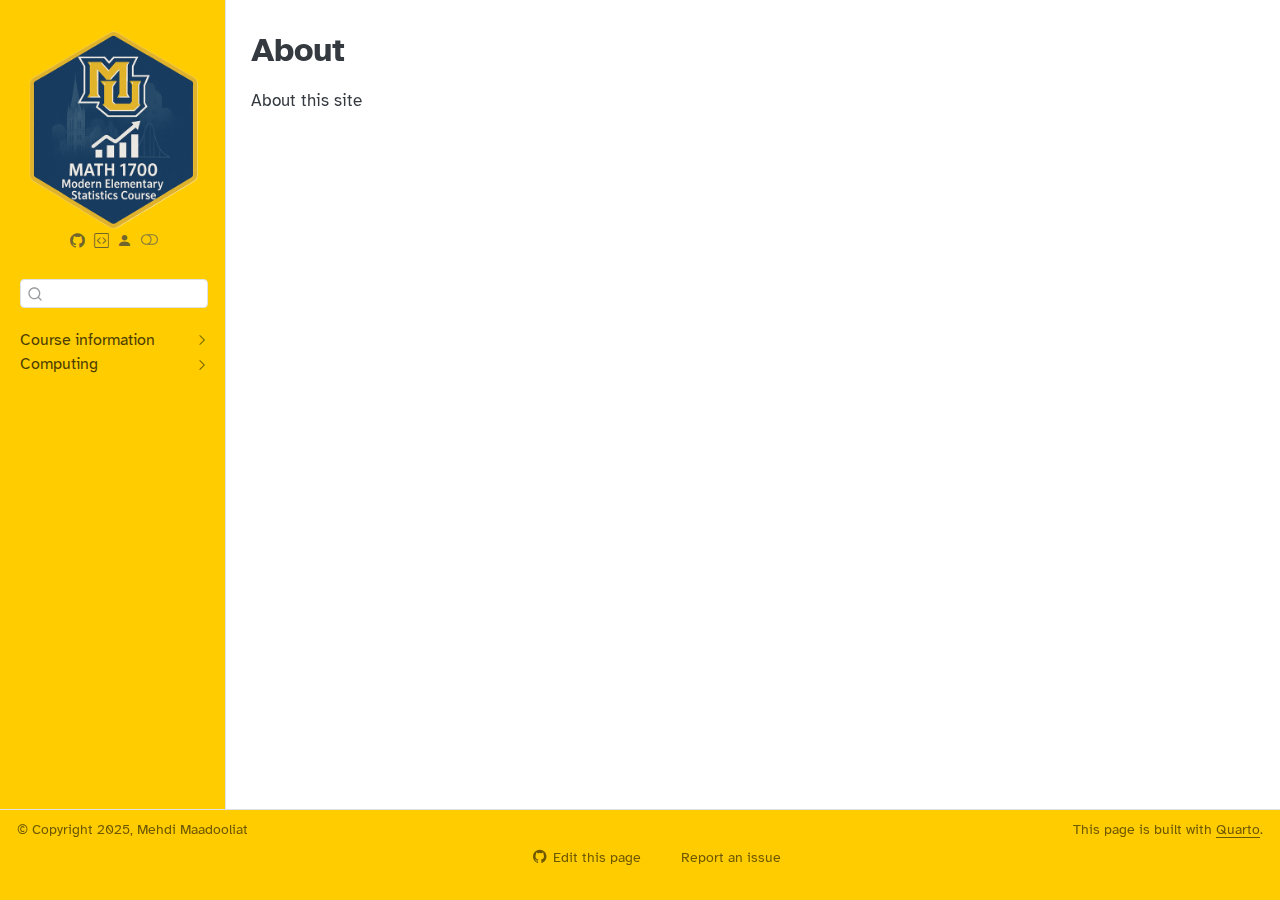
<file: about.html>
<!DOCTYPE html>
<html xmlns="http://www.w3.org/1999/xhtml" lang="en" xml:lang="en"><head>

<meta charset="utf-8">
<meta name="generator" content="quarto-1.5.9">

<meta name="viewport" content="width=device-width, initial-scale=1.0, user-scalable=yes">


<title>MATH 1700 – About</title>
<style>
code{white-space: pre-wrap;}
span.smallcaps{font-variant: small-caps;}
div.columns{display: flex; gap: min(4vw, 1.5em);}
div.column{flex: auto; overflow-x: auto;}
div.hanging-indent{margin-left: 1.5em; text-indent: -1.5em;}
ul.task-list{list-style: none;}
ul.task-list li input[type="checkbox"] {
  width: 0.8em;
  margin: 0 0.8em 0.2em -1em; /* quarto-specific, see https://github.com/quarto-dev/quarto-cli/issues/4556 */ 
  vertical-align: middle;
}
</style>


<script src="site_libs/quarto-nav/quarto-nav.js"></script>
<script src="site_libs/clipboard/clipboard.min.js"></script>
<script src="site_libs/quarto-search/autocomplete.umd.js"></script>
<script src="site_libs/quarto-search/fuse.min.js"></script>
<script src="site_libs/quarto-search/quarto-search.js"></script>
<meta name="quarto:offset" content="./">
<script src="site_libs/quarto-html/quarto.js"></script>
<script src="site_libs/quarto-html/popper.min.js"></script>
<script src="site_libs/quarto-html/tippy.umd.min.js"></script>
<script src="site_libs/quarto-html/anchor.min.js"></script>
<link href="site_libs/quarto-html/tippy.css" rel="stylesheet">
<link href="site_libs/quarto-html/quarto-syntax-highlighting.css" rel="stylesheet" class="quarto-color-scheme" id="quarto-text-highlighting-styles">
<link href="site_libs/quarto-html/quarto-syntax-highlighting-dark.css" rel="prefetch" class="quarto-color-scheme quarto-color-alternate" id="quarto-text-highlighting-styles">
<script src="site_libs/bootstrap/bootstrap.min.js"></script>
<link href="site_libs/bootstrap/bootstrap-icons.css" rel="stylesheet">
<link href="site_libs/bootstrap/bootstrap.min.css" rel="stylesheet" class="quarto-color-scheme" id="quarto-bootstrap" data-mode="light">
<link href="site_libs/bootstrap/bootstrap-dark.min.css" rel="prefetch" class="quarto-color-scheme quarto-color-alternate" id="quarto-bootstrap" data-mode="dark">
<script id="quarto-search-options" type="application/json">{
  "location": "sidebar",
  "copy-button": false,
  "collapse-after": 3,
  "panel-placement": "start",
  "type": "textbox",
  "limit": 50,
  "keyboard-shortcut": [
    "f",
    "/",
    "s"
  ],
  "show-item-context": false,
  "language": {
    "search-no-results-text": "No results",
    "search-matching-documents-text": "matching documents",
    "search-copy-link-title": "Copy link to search",
    "search-hide-matches-text": "Hide additional matches",
    "search-more-match-text": "more match in this document",
    "search-more-matches-text": "more matches in this document",
    "search-clear-button-title": "Clear",
    "search-text-placeholder": "",
    "search-detached-cancel-button-title": "Cancel",
    "search-submit-button-title": "Submit",
    "search-label": "Search"
  }
}</script>


<meta property="og:title" content="MATH 1700 - About">
<meta property="og:description" content="Homepage for ‘Modern Elementary Statistics’ at Marquette University, Fall 2025.">
<meta property="og:site_name" content="MATH 1700">
<meta name="twitter:title" content="MATH 1700 - About">
<meta name="twitter:description" content="Homepage for ‘Modern Elementary Statistics’ at Marquette University, Fall 2025.">
<meta name="twitter:image" content="https://tinyurl.com/MoEl-Stat/images/twitter-card.png">
<meta name="twitter:creator" content="@mmadoliat">
<meta name="twitter:image-height" content="1080">
<meta name="twitter:image-width" content="1920">
<meta name="twitter:card" content="summary_large_image">
</head>

<body class="nav-sidebar docked">

<div id="quarto-search-results"></div>
  <header id="quarto-header" class="headroom fixed-top">
  <nav class="quarto-secondary-nav">
    <div class="container-fluid d-flex">
      <button type="button" class="quarto-btn-toggle btn" data-bs-toggle="collapse" data-bs-target=".quarto-sidebar-collapse-item" aria-controls="quarto-sidebar" aria-expanded="false" aria-label="Toggle sidebar navigation" onclick="if (window.quartoToggleHeadroom) { window.quartoToggleHeadroom(); }">
        <i class="bi bi-layout-text-sidebar-reverse"></i>
      </button>
        <nav class="quarto-page-breadcrumbs" aria-label="breadcrumb"><ol class="breadcrumb"><li class="breadcrumb-item">About</li></ol></nav>
        <a class="flex-grow-1" role="button" data-bs-toggle="collapse" data-bs-target=".quarto-sidebar-collapse-item" aria-controls="quarto-sidebar" aria-expanded="false" aria-label="Toggle sidebar navigation" onclick="if (window.quartoToggleHeadroom) { window.quartoToggleHeadroom(); }">      
        </a>
      <button type="button" class="btn quarto-search-button" aria-label="" onclick="window.quartoOpenSearch();">
        <i class="bi bi-search"></i>
      </button>
    </div>
  </nav>
</header>
<!-- content -->
<div id="quarto-content" class="quarto-container page-columns page-rows-contents page-layout-article">
<!-- sidebar -->
  <nav id="quarto-sidebar" class="sidebar collapse collapse-horizontal quarto-sidebar-collapse-item sidebar-navigation docked overflow-auto">
    <div class="pt-lg-2 mt-2 text-center sidebar-header">
      <a href="./index.html" class="sidebar-logo-link">
      <img src="./images/logo.png" alt="" class="sidebar-logo py-0 d-lg-inline d-none">
      </a>
      <div class="sidebar-tools-main tools-wide">
    <a href="https://github.com/mmadoliat/MoElstat-f25/" title="GitHub organization" class="quarto-navigation-tool px-1" aria-label="GitHub organization"><i class="bi bi-github"></i></a>
    <a href="https://tinyurl.com/MoEl-Stat" title="TinyURL" class="quarto-navigation-tool px-1" aria-label="TinyURL"><i class="bi bi-code-square"></i></a>
    <a href="https://www.webassign.net/" title="WebAssign" class="quarto-navigation-tool px-1" aria-label="WebAssign"><i class="bi bi-person-fill"></i></a>
  <a href="" class="quarto-color-scheme-toggle quarto-navigation-tool  px-1" onclick="window.quartoToggleColorScheme(); return false;" title="Toggle dark mode"><i class="bi"></i></a>
</div>
      </div>
        <div class="mt-2 flex-shrink-0 align-items-center">
        <div class="sidebar-search">
        <div id="quarto-search" class="" title="Search"></div>
        </div>
        </div>
    <div class="sidebar-menu-container"> 
    <ul class="list-unstyled mt-1">
        <li class="sidebar-item sidebar-item-section">
      <div class="sidebar-item-container"> 
            <a class="sidebar-item-text sidebar-link text-start collapsed" data-bs-toggle="collapse" data-bs-target="#quarto-sidebar-section-1" aria-expanded="false">
 <span class="menu-text">Course information</span></a>
          <a class="sidebar-item-toggle text-start collapsed" data-bs-toggle="collapse" data-bs-target="#quarto-sidebar-section-1" aria-expanded="false" aria-label="Toggle section">
            <i class="bi bi-chevron-right ms-2"></i>
          </a> 
      </div>
      <ul id="quarto-sidebar-section-1" class="collapse list-unstyled sidebar-section depth1 ">  
          <li class="sidebar-item">
  <div class="sidebar-item-container"> 
  <a href="./course-overview.html" class="sidebar-item-text sidebar-link">
 <span class="menu-text">Overview</span></a>
  </div>
</li>
          <li class="sidebar-item">
  <div class="sidebar-item-container"> 
  <a href="./course-syllabus.pdf" class="sidebar-item-text sidebar-link">
 <span class="menu-text">Syllabus</span></a>
  </div>
</li>
          <li class="sidebar-item">
  <div class="sidebar-item-container"> 
  <a href="./index.html" class="sidebar-item-text sidebar-link">
 <span class="menu-text">Schedule</span></a>
  </div>
</li>
          <li class="sidebar-item">
  <div class="sidebar-item-container"> 
  <a href="./course-links.html" class="sidebar-item-text sidebar-link">
 <span class="menu-text">Useful links</span></a>
  </div>
</li>
      </ul>
  </li>
        <li class="sidebar-item sidebar-item-section">
      <div class="sidebar-item-container"> 
            <a class="sidebar-item-text sidebar-link text-start collapsed" data-bs-toggle="collapse" data-bs-target="#quarto-sidebar-section-2" aria-expanded="false">
 <span class="menu-text">Computing</span></a>
          <a class="sidebar-item-toggle text-start collapsed" data-bs-toggle="collapse" data-bs-target="#quarto-sidebar-section-2" aria-expanded="false" aria-label="Toggle section">
            <i class="bi bi-chevron-right ms-2"></i>
          </a> 
      </div>
      <ul id="quarto-sidebar-section-2" class="collapse list-unstyled sidebar-section depth1 ">  
          <li class="sidebar-item">
  <div class="sidebar-item-container"> 
  <a href="./computing/computing-cheatsheets.html" class="sidebar-item-text sidebar-link">
 <span class="menu-text">Cheatsheets</span></a>
  </div>
</li>
      </ul>
  </li>
    </ul>
    </div>
</nav>
<div id="quarto-sidebar-glass" class="quarto-sidebar-collapse-item" data-bs-toggle="collapse" data-bs-target=".quarto-sidebar-collapse-item"></div>
<!-- margin-sidebar -->
    <div id="quarto-margin-sidebar" class="sidebar margin-sidebar zindex-bottom">
        
    </div>
<!-- main -->
<main class="content" id="quarto-document-content">

<header id="title-block-header" class="quarto-title-block default">
<div class="quarto-title">
<h1 class="title">About</h1>
</div>



<div class="quarto-title-meta">

    
  
    
  </div>
  


</header>


<p>About this site</p>



</main> <!-- /main -->
<script id="quarto-html-after-body" type="application/javascript">
window.document.addEventListener("DOMContentLoaded", function (event) {
  const toggleBodyColorMode = (bsSheetEl) => {
    const mode = bsSheetEl.getAttribute("data-mode");
    const bodyEl = window.document.querySelector("body");
    if (mode === "dark") {
      bodyEl.classList.add("quarto-dark");
      bodyEl.classList.remove("quarto-light");
    } else {
      bodyEl.classList.add("quarto-light");
      bodyEl.classList.remove("quarto-dark");
    }
  }
  const toggleBodyColorPrimary = () => {
    const bsSheetEl = window.document.querySelector("link#quarto-bootstrap");
    if (bsSheetEl) {
      toggleBodyColorMode(bsSheetEl);
    }
  }
  toggleBodyColorPrimary();  
  const disableStylesheet = (stylesheets) => {
    for (let i=0; i < stylesheets.length; i++) {
      const stylesheet = stylesheets[i];
      stylesheet.rel = 'prefetch';
    }
  }
  const enableStylesheet = (stylesheets) => {
    for (let i=0; i < stylesheets.length; i++) {
      const stylesheet = stylesheets[i];
      stylesheet.rel = 'stylesheet';
    }
  }
  const manageTransitions = (selector, allowTransitions) => {
    const els = window.document.querySelectorAll(selector);
    for (let i=0; i < els.length; i++) {
      const el = els[i];
      if (allowTransitions) {
        el.classList.remove('notransition');
      } else {
        el.classList.add('notransition');
      }
    }
  }
  const toggleGiscusIfUsed = (isAlternate, darkModeDefault) => {
    const baseTheme = document.querySelector('#giscus-base-theme')?.value ?? 'light';
    const alternateTheme = document.querySelector('#giscus-alt-theme')?.value ?? 'dark';
    let newTheme = '';
    if(darkModeDefault) {
      newTheme = isAlternate ? baseTheme : alternateTheme;
    } else {
      newTheme = isAlternate ? alternateTheme : baseTheme;
    }
    const changeGiscusTheme = () => {
      // From: https://github.com/giscus/giscus/issues/336
      const sendMessage = (message) => {
        const iframe = document.querySelector('iframe.giscus-frame');
        if (!iframe) return;
        iframe.contentWindow.postMessage({ giscus: message }, 'https://giscus.app');
      }
      sendMessage({
        setConfig: {
          theme: newTheme
        }
      });
    }
    const isGiscussLoaded = window.document.querySelector('iframe.giscus-frame') !== null;
    if (isGiscussLoaded) {
      changeGiscusTheme();
    }
  }
  const toggleColorMode = (alternate) => {
    // Switch the stylesheets
    const alternateStylesheets = window.document.querySelectorAll('link.quarto-color-scheme.quarto-color-alternate');
    manageTransitions('#quarto-margin-sidebar .nav-link', false);
    if (alternate) {
      enableStylesheet(alternateStylesheets);
      for (const sheetNode of alternateStylesheets) {
        if (sheetNode.id === "quarto-bootstrap") {
          toggleBodyColorMode(sheetNode);
        }
      }
    } else {
      disableStylesheet(alternateStylesheets);
      toggleBodyColorPrimary();
    }
    manageTransitions('#quarto-margin-sidebar .nav-link', true);
    // Switch the toggles
    const toggles = window.document.querySelectorAll('.quarto-color-scheme-toggle');
    for (let i=0; i < toggles.length; i++) {
      const toggle = toggles[i];
      if (toggle) {
        if (alternate) {
          toggle.classList.add("alternate");     
        } else {
          toggle.classList.remove("alternate");
        }
      }
    }
    // Hack to workaround the fact that safari doesn't
    // properly recolor the scrollbar when toggling (#1455)
    if (navigator.userAgent.indexOf('Safari') > 0 && navigator.userAgent.indexOf('Chrome') == -1) {
      manageTransitions("body", false);
      window.scrollTo(0, 1);
      setTimeout(() => {
        window.scrollTo(0, 0);
        manageTransitions("body", true);
      }, 40);  
    }
  }
  const isFileUrl = () => { 
    return window.location.protocol === 'file:';
  }
  const hasAlternateSentinel = () => {  
    let styleSentinel = getColorSchemeSentinel();
    if (styleSentinel !== null) {
      return styleSentinel === "alternate";
    } else {
      return false;
    }
  }
  const setStyleSentinel = (alternate) => {
    const value = alternate ? "alternate" : "default";
    if (!isFileUrl()) {
      window.localStorage.setItem("quarto-color-scheme", value);
    } else {
      localAlternateSentinel = value;
    }
  }
  const getColorSchemeSentinel = () => {
    if (!isFileUrl()) {
      const storageValue = window.localStorage.getItem("quarto-color-scheme");
      return storageValue != null ? storageValue : localAlternateSentinel;
    } else {
      return localAlternateSentinel;
    }
  }
  const darkModeDefault = false;
  let localAlternateSentinel = darkModeDefault ? 'alternate' : 'default';
  // Dark / light mode switch
  window.quartoToggleColorScheme = () => {
    // Read the current dark / light value 
    let toAlternate = !hasAlternateSentinel();
    toggleColorMode(toAlternate);
    setStyleSentinel(toAlternate);
    toggleGiscusIfUsed(toAlternate, darkModeDefault);
  };
  // Ensure there is a toggle, if there isn't float one in the top right
  if (window.document.querySelector('.quarto-color-scheme-toggle') === null) {
    const a = window.document.createElement('a');
    a.classList.add('top-right');
    a.classList.add('quarto-color-scheme-toggle');
    a.href = "";
    a.onclick = function() { try { window.quartoToggleColorScheme(); } catch {} return false; };
    const i = window.document.createElement("i");
    i.classList.add('bi');
    a.appendChild(i);
    window.document.body.appendChild(a);
  }
  // Switch to dark mode if need be
  if (hasAlternateSentinel()) {
    toggleColorMode(true);
  } else {
    toggleColorMode(false);
  }
  const icon = "";
  const anchorJS = new window.AnchorJS();
  anchorJS.options = {
    placement: 'right',
    icon: icon
  };
  anchorJS.add('.anchored');
  const isCodeAnnotation = (el) => {
    for (const clz of el.classList) {
      if (clz.startsWith('code-annotation-')) {                     
        return true;
      }
    }
    return false;
  }
  const clipboard = new window.ClipboardJS('.code-copy-button', {
    text: function(trigger) {
      const codeEl = trigger.previousElementSibling.cloneNode(true);
      for (const childEl of codeEl.children) {
        if (isCodeAnnotation(childEl)) {
          childEl.remove();
        }
      }
      return codeEl.innerText;
    }
  });
  clipboard.on('success', function(e) {
    // button target
    const button = e.trigger;
    // don't keep focus
    button.blur();
    // flash "checked"
    button.classList.add('code-copy-button-checked');
    var currentTitle = button.getAttribute("title");
    button.setAttribute("title", "Copied!");
    let tooltip;
    if (window.bootstrap) {
      button.setAttribute("data-bs-toggle", "tooltip");
      button.setAttribute("data-bs-placement", "left");
      button.setAttribute("data-bs-title", "Copied!");
      tooltip = new bootstrap.Tooltip(button, 
        { trigger: "manual", 
          customClass: "code-copy-button-tooltip",
          offset: [0, -8]});
      tooltip.show();    
    }
    setTimeout(function() {
      if (tooltip) {
        tooltip.hide();
        button.removeAttribute("data-bs-title");
        button.removeAttribute("data-bs-toggle");
        button.removeAttribute("data-bs-placement");
      }
      button.setAttribute("title", currentTitle);
      button.classList.remove('code-copy-button-checked');
    }, 1000);
    // clear code selection
    e.clearSelection();
  });
  function tippyHover(el, contentFn, onTriggerFn, onUntriggerFn) {
    const config = {
      allowHTML: true,
      maxWidth: 500,
      delay: 100,
      arrow: false,
      appendTo: function(el) {
          return el.parentElement;
      },
      interactive: true,
      interactiveBorder: 10,
      theme: 'quarto',
      placement: 'bottom-start',
    };
    if (contentFn) {
      config.content = contentFn;
    }
    if (onTriggerFn) {
      config.onTrigger = onTriggerFn;
    }
    if (onUntriggerFn) {
      config.onUntrigger = onUntriggerFn;
    }
    window.tippy(el, config); 
  }
  const noterefs = window.document.querySelectorAll('a[role="doc-noteref"]');
  for (var i=0; i<noterefs.length; i++) {
    const ref = noterefs[i];
    tippyHover(ref, function() {
      // use id or data attribute instead here
      let href = ref.getAttribute('data-footnote-href') || ref.getAttribute('href');
      try { href = new URL(href).hash; } catch {}
      const id = href.replace(/^#\/?/, "");
      const note = window.document.getElementById(id);
      return note.innerHTML;
    });
  }
  const xrefs = window.document.querySelectorAll('a.quarto-xref');
  const processXRef = (id, note) => {
    // Strip column container classes
    const stripColumnClz = (el) => {
      el.classList.remove("page-full", "page-columns");
      if (el.children) {
        for (const child of el.children) {
          stripColumnClz(child);
        }
      }
    }
    stripColumnClz(note)
    if (id === null || id.startsWith('sec-')) {
      // Special case sections, only their first couple elements
      const container = document.createElement("div");
      if (note.children && note.children.length > 2) {
        container.appendChild(note.children[0].cloneNode(true));
        for (let i = 1; i < note.children.length; i++) {
          const child = note.children[i];
          if (child.tagName === "P" && child.innerText === "") {
            continue;
          } else {
            container.appendChild(child.cloneNode(true));
            break;
          }
        }
        if (window.Quarto?.typesetMath) {
          window.Quarto.typesetMath(container);
        }
        return container.innerHTML
      } else {
        if (window.Quarto?.typesetMath) {
          window.Quarto.typesetMath(note);
        }
        return note.innerHTML;
      }
    } else {
      // Remove any anchor links if they are present
      const anchorLink = note.querySelector('a.anchorjs-link');
      if (anchorLink) {
        anchorLink.remove();
      }
      if (window.Quarto?.typesetMath) {
        window.Quarto.typesetMath(note);
      }
      // TODO in 1.5, we should make sure this works without a callout special case
      if (note.classList.contains("callout")) {
        return note.outerHTML;
      } else {
        return note.innerHTML;
      }
    }
  }
  for (var i=0; i<xrefs.length; i++) {
    const xref = xrefs[i];
    tippyHover(xref, undefined, function(instance) {
      instance.disable();
      let url = xref.getAttribute('href');
      let hash = undefined; 
      if (url.startsWith('#')) {
        hash = url;
      } else {
        try { hash = new URL(url).hash; } catch {}
      }
      if (hash) {
        const id = hash.replace(/^#\/?/, "");
        const note = window.document.getElementById(id);
        if (note !== null) {
          try {
            const html = processXRef(id, note.cloneNode(true));
            instance.setContent(html);
          } finally {
            instance.enable();
            instance.show();
          }
        } else {
          // See if we can fetch this
          fetch(url.split('#')[0])
          .then(res => res.text())
          .then(html => {
            const parser = new DOMParser();
            const htmlDoc = parser.parseFromString(html, "text/html");
            const note = htmlDoc.getElementById(id);
            if (note !== null) {
              const html = processXRef(id, note);
              instance.setContent(html);
            } 
          }).finally(() => {
            instance.enable();
            instance.show();
          });
        }
      } else {
        // See if we can fetch a full url (with no hash to target)
        // This is a special case and we should probably do some content thinning / targeting
        fetch(url)
        .then(res => res.text())
        .then(html => {
          const parser = new DOMParser();
          const htmlDoc = parser.parseFromString(html, "text/html");
          const note = htmlDoc.querySelector('main.content');
          if (note !== null) {
            // This should only happen for chapter cross references
            // (since there is no id in the URL)
            // remove the first header
            if (note.children.length > 0 && note.children[0].tagName === "HEADER") {
              note.children[0].remove();
            }
            const html = processXRef(null, note);
            instance.setContent(html);
          } 
        }).finally(() => {
          instance.enable();
          instance.show();
        });
      }
    }, function(instance) {
    });
  }
      let selectedAnnoteEl;
      const selectorForAnnotation = ( cell, annotation) => {
        let cellAttr = 'data-code-cell="' + cell + '"';
        let lineAttr = 'data-code-annotation="' +  annotation + '"';
        const selector = 'span[' + cellAttr + '][' + lineAttr + ']';
        return selector;
      }
      const selectCodeLines = (annoteEl) => {
        const doc = window.document;
        const targetCell = annoteEl.getAttribute("data-target-cell");
        const targetAnnotation = annoteEl.getAttribute("data-target-annotation");
        const annoteSpan = window.document.querySelector(selectorForAnnotation(targetCell, targetAnnotation));
        const lines = annoteSpan.getAttribute("data-code-lines").split(",");
        const lineIds = lines.map((line) => {
          return targetCell + "-" + line;
        })
        let top = null;
        let height = null;
        let parent = null;
        if (lineIds.length > 0) {
            //compute the position of the single el (top and bottom and make a div)
            const el = window.document.getElementById(lineIds[0]);
            top = el.offsetTop;
            height = el.offsetHeight;
            parent = el.parentElement.parentElement;
          if (lineIds.length > 1) {
            const lastEl = window.document.getElementById(lineIds[lineIds.length - 1]);
            const bottom = lastEl.offsetTop + lastEl.offsetHeight;
            height = bottom - top;
          }
          if (top !== null && height !== null && parent !== null) {
            // cook up a div (if necessary) and position it 
            let div = window.document.getElementById("code-annotation-line-highlight");
            if (div === null) {
              div = window.document.createElement("div");
              div.setAttribute("id", "code-annotation-line-highlight");
              div.style.position = 'absolute';
              parent.appendChild(div);
            }
            div.style.top = top - 2 + "px";
            div.style.height = height + 4 + "px";
            div.style.left = 0;
            let gutterDiv = window.document.getElementById("code-annotation-line-highlight-gutter");
            if (gutterDiv === null) {
              gutterDiv = window.document.createElement("div");
              gutterDiv.setAttribute("id", "code-annotation-line-highlight-gutter");
              gutterDiv.style.position = 'absolute';
              const codeCell = window.document.getElementById(targetCell);
              const gutter = codeCell.querySelector('.code-annotation-gutter');
              gutter.appendChild(gutterDiv);
            }
            gutterDiv.style.top = top - 2 + "px";
            gutterDiv.style.height = height + 4 + "px";
          }
          selectedAnnoteEl = annoteEl;
        }
      };
      const unselectCodeLines = () => {
        const elementsIds = ["code-annotation-line-highlight", "code-annotation-line-highlight-gutter"];
        elementsIds.forEach((elId) => {
          const div = window.document.getElementById(elId);
          if (div) {
            div.remove();
          }
        });
        selectedAnnoteEl = undefined;
      };
        // Handle positioning of the toggle
    window.addEventListener(
      "resize",
      throttle(() => {
        elRect = undefined;
        if (selectedAnnoteEl) {
          selectCodeLines(selectedAnnoteEl);
        }
      }, 10)
    );
    function throttle(fn, ms) {
    let throttle = false;
    let timer;
      return (...args) => {
        if(!throttle) { // first call gets through
            fn.apply(this, args);
            throttle = true;
        } else { // all the others get throttled
            if(timer) clearTimeout(timer); // cancel #2
            timer = setTimeout(() => {
              fn.apply(this, args);
              timer = throttle = false;
            }, ms);
        }
      };
    }
      // Attach click handler to the DT
      const annoteDls = window.document.querySelectorAll('dt[data-target-cell]');
      for (const annoteDlNode of annoteDls) {
        annoteDlNode.addEventListener('click', (event) => {
          const clickedEl = event.target;
          if (clickedEl !== selectedAnnoteEl) {
            unselectCodeLines();
            const activeEl = window.document.querySelector('dt[data-target-cell].code-annotation-active');
            if (activeEl) {
              activeEl.classList.remove('code-annotation-active');
            }
            selectCodeLines(clickedEl);
            clickedEl.classList.add('code-annotation-active');
          } else {
            // Unselect the line
            unselectCodeLines();
            clickedEl.classList.remove('code-annotation-active');
          }
        });
      }
  const findCites = (el) => {
    const parentEl = el.parentElement;
    if (parentEl) {
      const cites = parentEl.dataset.cites;
      if (cites) {
        return {
          el,
          cites: cites.split(' ')
        };
      } else {
        return findCites(el.parentElement)
      }
    } else {
      return undefined;
    }
  };
  var bibliorefs = window.document.querySelectorAll('a[role="doc-biblioref"]');
  for (var i=0; i<bibliorefs.length; i++) {
    const ref = bibliorefs[i];
    const citeInfo = findCites(ref);
    if (citeInfo) {
      tippyHover(citeInfo.el, function() {
        var popup = window.document.createElement('div');
        citeInfo.cites.forEach(function(cite) {
          var citeDiv = window.document.createElement('div');
          citeDiv.classList.add('hanging-indent');
          citeDiv.classList.add('csl-entry');
          var biblioDiv = window.document.getElementById('ref-' + cite);
          if (biblioDiv) {
            citeDiv.innerHTML = biblioDiv.innerHTML;
          }
          popup.appendChild(citeDiv);
        });
        return popup.innerHTML;
      });
    }
  }
});
</script>
</div> <!-- /content -->
<footer class="footer">
  <div class="nav-footer">
    <div class="nav-footer-left">
<p>© Copyright 2025, Mehdi Maadooliat</p>
</div>   
    <div class="nav-footer-center">
      &nbsp;
    <div class="toc-actions"><ul><li><a href="https://github.com/mmadoliat/MoElstat-f25/edit/main/about.qmd" class="toc-action"><i class="bi bi-github"></i>Edit this page</a></li><li><a href="https://github.com/mmadoliat/MoElstat-f25/issues/new" class="toc-action"><i class="bi empty"></i>Report an issue</a></li></ul></div></div>
    <div class="nav-footer-right">
<p>This page is built with <a href="https://quarto.org/">Quarto</a>.</p>
</div>
  </div>
</footer>




</body></html>
</file>
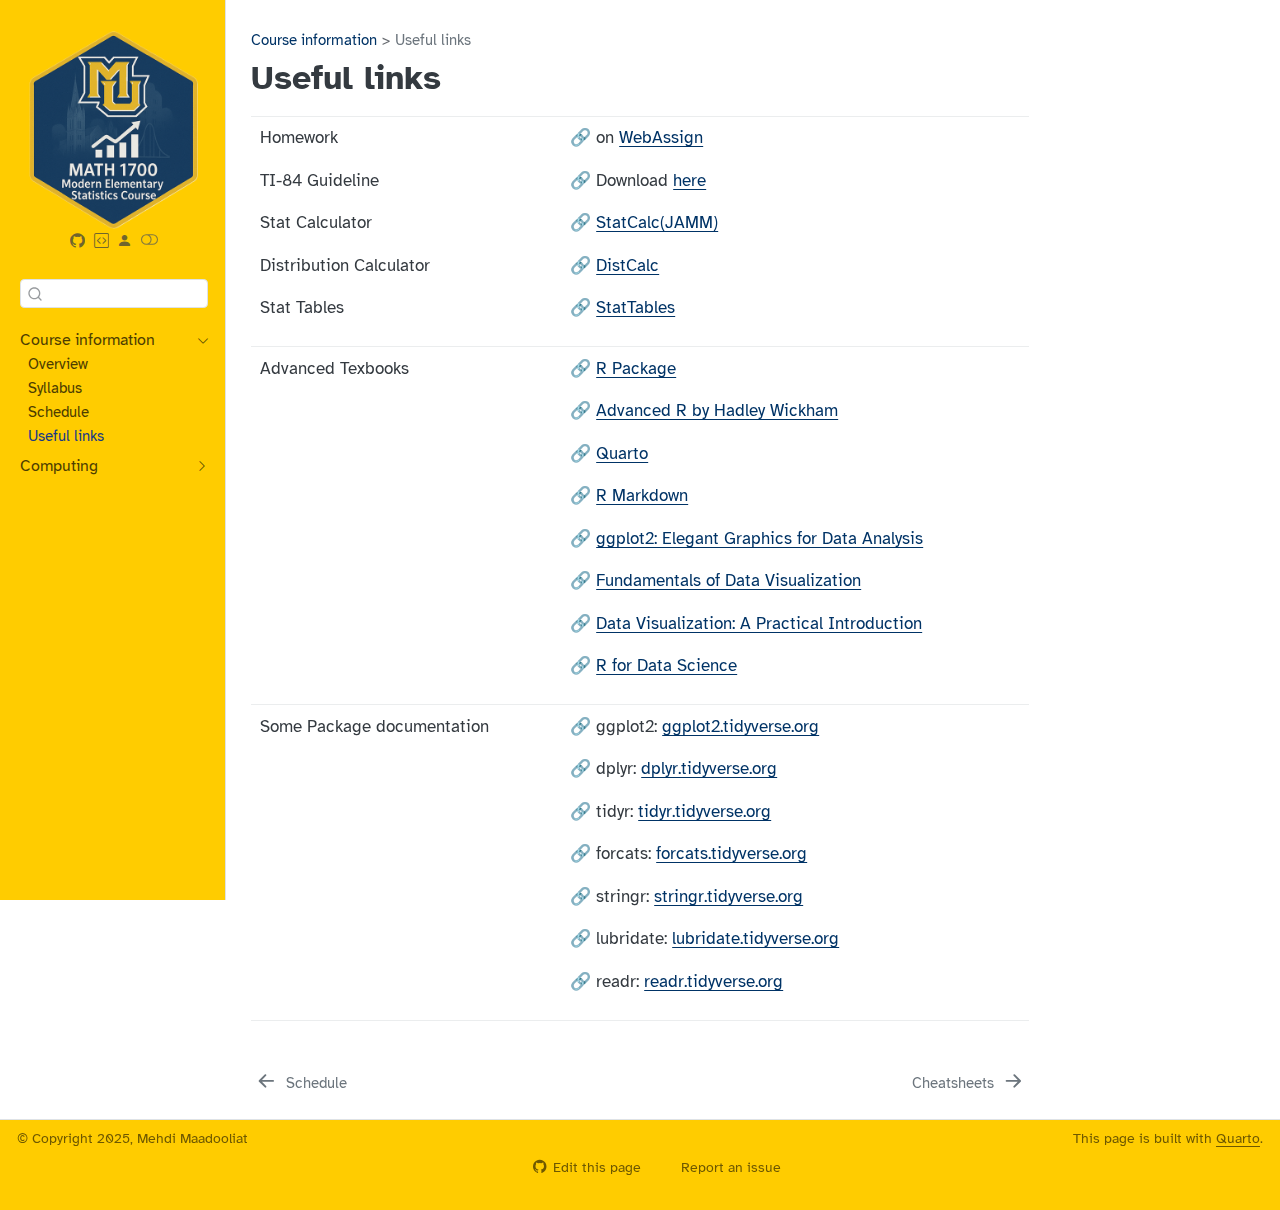
<file: course-links.html>
<!DOCTYPE html>
<html xmlns="http://www.w3.org/1999/xhtml" lang="en" xml:lang="en"><head>

<meta charset="utf-8">
<meta name="generator" content="quarto-1.5.9">

<meta name="viewport" content="width=device-width, initial-scale=1.0, user-scalable=yes">


<title>MATH 1700 – Useful links</title>
<style>
code{white-space: pre-wrap;}
span.smallcaps{font-variant: small-caps;}
div.columns{display: flex; gap: min(4vw, 1.5em);}
div.column{flex: auto; overflow-x: auto;}
div.hanging-indent{margin-left: 1.5em; text-indent: -1.5em;}
ul.task-list{list-style: none;}
ul.task-list li input[type="checkbox"] {
  width: 0.8em;
  margin: 0 0.8em 0.2em -1em; /* quarto-specific, see https://github.com/quarto-dev/quarto-cli/issues/4556 */ 
  vertical-align: middle;
}
</style>


<script src="site_libs/quarto-nav/quarto-nav.js"></script>
<script src="site_libs/clipboard/clipboard.min.js"></script>
<script src="site_libs/quarto-search/autocomplete.umd.js"></script>
<script src="site_libs/quarto-search/fuse.min.js"></script>
<script src="site_libs/quarto-search/quarto-search.js"></script>
<meta name="quarto:offset" content="./">
<link href="./computing/computing-cheatsheets.html" rel="next">
<link href="./index.html" rel="prev">
<script src="site_libs/quarto-html/quarto.js"></script>
<script src="site_libs/quarto-html/popper.min.js"></script>
<script src="site_libs/quarto-html/tippy.umd.min.js"></script>
<script src="site_libs/quarto-html/anchor.min.js"></script>
<link href="site_libs/quarto-html/tippy.css" rel="stylesheet">
<link href="site_libs/quarto-html/quarto-syntax-highlighting.css" rel="stylesheet" class="quarto-color-scheme" id="quarto-text-highlighting-styles">
<link href="site_libs/quarto-html/quarto-syntax-highlighting-dark.css" rel="prefetch" class="quarto-color-scheme quarto-color-alternate" id="quarto-text-highlighting-styles">
<script src="site_libs/bootstrap/bootstrap.min.js"></script>
<link href="site_libs/bootstrap/bootstrap-icons.css" rel="stylesheet">
<link href="site_libs/bootstrap/bootstrap.min.css" rel="stylesheet" class="quarto-color-scheme" id="quarto-bootstrap" data-mode="light">
<link href="site_libs/bootstrap/bootstrap-dark.min.css" rel="prefetch" class="quarto-color-scheme quarto-color-alternate" id="quarto-bootstrap" data-mode="dark">
<script id="quarto-search-options" type="application/json">{
  "location": "sidebar",
  "copy-button": false,
  "collapse-after": 3,
  "panel-placement": "start",
  "type": "textbox",
  "limit": 50,
  "keyboard-shortcut": [
    "f",
    "/",
    "s"
  ],
  "show-item-context": false,
  "language": {
    "search-no-results-text": "No results",
    "search-matching-documents-text": "matching documents",
    "search-copy-link-title": "Copy link to search",
    "search-hide-matches-text": "Hide additional matches",
    "search-more-match-text": "more match in this document",
    "search-more-matches-text": "more matches in this document",
    "search-clear-button-title": "Clear",
    "search-text-placeholder": "",
    "search-detached-cancel-button-title": "Cancel",
    "search-submit-button-title": "Submit",
    "search-label": "Search"
  }
}</script>


<meta property="og:title" content="MATH 1700 - Useful links">
<meta property="og:site_name" content="MATH 1700">
<meta name="twitter:title" content="MATH 1700 - Useful links">
<meta name="twitter:image" content="https://tinyurl.com/MoEl-Stat/images/twitter-card.png">
<meta name="twitter:creator" content="@mmadoliat">
<meta name="twitter:image-height" content="1080">
<meta name="twitter:image-width" content="1920">
<meta name="twitter:card" content="summary_large_image">
</head>

<body class="nav-sidebar docked">

<div id="quarto-search-results"></div>
  <header id="quarto-header" class="headroom fixed-top">
  <nav class="quarto-secondary-nav">
    <div class="container-fluid d-flex">
      <button type="button" class="quarto-btn-toggle btn" data-bs-toggle="collapse" data-bs-target=".quarto-sidebar-collapse-item" aria-controls="quarto-sidebar" aria-expanded="false" aria-label="Toggle sidebar navigation" onclick="if (window.quartoToggleHeadroom) { window.quartoToggleHeadroom(); }">
        <i class="bi bi-layout-text-sidebar-reverse"></i>
      </button>
        <nav class="quarto-page-breadcrumbs" aria-label="breadcrumb"><ol class="breadcrumb"><li class="breadcrumb-item"><a href="./course-overview.html">Course information</a></li><li class="breadcrumb-item"><a href="./course-links.html">Useful links</a></li></ol></nav>
        <a class="flex-grow-1" role="button" data-bs-toggle="collapse" data-bs-target=".quarto-sidebar-collapse-item" aria-controls="quarto-sidebar" aria-expanded="false" aria-label="Toggle sidebar navigation" onclick="if (window.quartoToggleHeadroom) { window.quartoToggleHeadroom(); }">      
        </a>
      <button type="button" class="btn quarto-search-button" aria-label="" onclick="window.quartoOpenSearch();">
        <i class="bi bi-search"></i>
      </button>
    </div>
  </nav>
</header>
<!-- content -->
<div id="quarto-content" class="quarto-container page-columns page-rows-contents page-layout-article">
<!-- sidebar -->
  <nav id="quarto-sidebar" class="sidebar collapse collapse-horizontal quarto-sidebar-collapse-item sidebar-navigation docked overflow-auto">
    <div class="pt-lg-2 mt-2 text-center sidebar-header">
      <a href="./index.html" class="sidebar-logo-link">
      <img src="./images/logo.png" alt="" class="sidebar-logo py-0 d-lg-inline d-none">
      </a>
      <div class="sidebar-tools-main tools-wide">
    <a href="https://github.com/mmadoliat/MoElstat-f25/" title="GitHub organization" class="quarto-navigation-tool px-1" aria-label="GitHub organization"><i class="bi bi-github"></i></a>
    <a href="https://tinyurl.com/MoEl-Stat" title="TinyURL" class="quarto-navigation-tool px-1" aria-label="TinyURL"><i class="bi bi-code-square"></i></a>
    <a href="https://www.webassign.net/" title="WebAssign" class="quarto-navigation-tool px-1" aria-label="WebAssign"><i class="bi bi-person-fill"></i></a>
  <a href="" class="quarto-color-scheme-toggle quarto-navigation-tool  px-1" onclick="window.quartoToggleColorScheme(); return false;" title="Toggle dark mode"><i class="bi"></i></a>
</div>
      </div>
        <div class="mt-2 flex-shrink-0 align-items-center">
        <div class="sidebar-search">
        <div id="quarto-search" class="" title="Search"></div>
        </div>
        </div>
    <div class="sidebar-menu-container"> 
    <ul class="list-unstyled mt-1">
        <li class="sidebar-item sidebar-item-section">
      <div class="sidebar-item-container"> 
            <a class="sidebar-item-text sidebar-link text-start" data-bs-toggle="collapse" data-bs-target="#quarto-sidebar-section-1" aria-expanded="true">
 <span class="menu-text">Course information</span></a>
          <a class="sidebar-item-toggle text-start" data-bs-toggle="collapse" data-bs-target="#quarto-sidebar-section-1" aria-expanded="true" aria-label="Toggle section">
            <i class="bi bi-chevron-right ms-2"></i>
          </a> 
      </div>
      <ul id="quarto-sidebar-section-1" class="collapse list-unstyled sidebar-section depth1 show">  
          <li class="sidebar-item">
  <div class="sidebar-item-container"> 
  <a href="./course-overview.html" class="sidebar-item-text sidebar-link">
 <span class="menu-text">Overview</span></a>
  </div>
</li>
          <li class="sidebar-item">
  <div class="sidebar-item-container"> 
  <a href="./course-syllabus.pdf" class="sidebar-item-text sidebar-link">
 <span class="menu-text">Syllabus</span></a>
  </div>
</li>
          <li class="sidebar-item">
  <div class="sidebar-item-container"> 
  <a href="./index.html" class="sidebar-item-text sidebar-link">
 <span class="menu-text">Schedule</span></a>
  </div>
</li>
          <li class="sidebar-item">
  <div class="sidebar-item-container"> 
  <a href="./course-links.html" class="sidebar-item-text sidebar-link active">
 <span class="menu-text">Useful links</span></a>
  </div>
</li>
      </ul>
  </li>
        <li class="sidebar-item sidebar-item-section">
      <div class="sidebar-item-container"> 
            <a class="sidebar-item-text sidebar-link text-start collapsed" data-bs-toggle="collapse" data-bs-target="#quarto-sidebar-section-2" aria-expanded="false">
 <span class="menu-text">Computing</span></a>
          <a class="sidebar-item-toggle text-start collapsed" data-bs-toggle="collapse" data-bs-target="#quarto-sidebar-section-2" aria-expanded="false" aria-label="Toggle section">
            <i class="bi bi-chevron-right ms-2"></i>
          </a> 
      </div>
      <ul id="quarto-sidebar-section-2" class="collapse list-unstyled sidebar-section depth1 ">  
          <li class="sidebar-item">
  <div class="sidebar-item-container"> 
  <a href="./computing/computing-cheatsheets.html" class="sidebar-item-text sidebar-link">
 <span class="menu-text">Cheatsheets</span></a>
  </div>
</li>
      </ul>
  </li>
    </ul>
    </div>
</nav>
<div id="quarto-sidebar-glass" class="quarto-sidebar-collapse-item" data-bs-toggle="collapse" data-bs-target=".quarto-sidebar-collapse-item"></div>
<!-- margin-sidebar -->
    <div id="quarto-margin-sidebar" class="sidebar margin-sidebar zindex-bottom">
        
    </div>
<!-- main -->
<main class="content" id="quarto-document-content">

<header id="title-block-header" class="quarto-title-block default"><nav class="quarto-page-breadcrumbs quarto-title-breadcrumbs d-none d-lg-block" aria-label="breadcrumb"><ol class="breadcrumb"><li class="breadcrumb-item"><a href="./course-overview.html">Course information</a></li><li class="breadcrumb-item"><a href="./course-links.html">Useful links</a></li></ol></nav>
<div class="quarto-title">
<h1 class="title">Useful links</h1>
</div>



<div class="quarto-title-meta">

    
  
    
  </div>
  


</header>


<table class="table">
<tbody>
<tr class="odd">
<td><p>Homework</p>
<p>TI-84 Guideline</p>
<p>Stat Calculator</p>
<p>Distribution Calculator</p>
<p>Stat Tables</p></td>
<td><p>🔗 on <a href="http://www.webassign.net/">WebAssign</a></p>
<p>🔗 Download <a href="./computing/TI-84-guidebook.pdf">here</a></p>
<p>🔗 <a href="http://dna.mscsnet.mu.edu:3838/mlab/JAMM/">StatCalc(JAMM)</a></p>
<p>🔗 <a href="http://dna.mscsnet.mu.edu:3838/mlab/DistCalc/">DistCalc</a></p>
<p>🔗 <a href="tables/z_t_chi.html">StatTables</a></p></td>
</tr>
<tr class="even">
<td>Advanced Texbooks</td>
<td><p>🔗 <a href="https://r-pkgs.org/">R Package</a></p>
<p>🔗 <a href="https://adv-r.hadley.nz/">Advanced R by Hadley Wickham</a></p>
<p>🔗 <a href="https://quarto.org/">Quarto</a></p>
<p>🔗 <a href="https://bookdown.org/yihui/rmarkdown/">R Markdown</a></p>
<p>🔗 <a href="https://ggplot2-book.org/">ggplot2: Elegant Graphics for Data Analysis</a></p>
<p>🔗 <a href="https://clauswilke.com/dataviz/">Fundamentals of Data Visualization</a></p>
<p>🔗 <a href="https://socviz.co/">Data Visualization: A Practical Introduction</a></p>
<p>🔗 <a href="https://r4ds.hadley.nz/">R for Data Science</a></p></td>
</tr>
<tr class="odd">
<td>Some Package documentation</td>
<td><p>🔗 ggplot2: <a href="https://ggplot2.tidyverse.org/">ggplot2.tidyverse.org</a></p>
<p>🔗 dplyr: <a href="https://dplyr.tidyverse.org/">dplyr.tidyverse.org</a></p>
<p>🔗 tidyr: <a href="https://tidyr.tidyverse.org/">tidyr.tidyverse.org</a></p>
<p>🔗 forcats: <a href="https://forcats.tidyverse.org/">forcats.tidyverse.org</a></p>
<p>🔗 stringr: <a href="https://stringr.tidyverse.org/">stringr.tidyverse.org</a></p>
<p>🔗 lubridate: <a href="https://lubridate.tidyverse.org/">lubridate.tidyverse.org</a></p>
<p>🔗 readr: <a href="https://readr.tidyverse.org/">readr.tidyverse.org</a></p></td>
</tr>
</tbody>
</table>



</main> <!-- /main -->
<script id="quarto-html-after-body" type="application/javascript">
window.document.addEventListener("DOMContentLoaded", function (event) {
  const toggleBodyColorMode = (bsSheetEl) => {
    const mode = bsSheetEl.getAttribute("data-mode");
    const bodyEl = window.document.querySelector("body");
    if (mode === "dark") {
      bodyEl.classList.add("quarto-dark");
      bodyEl.classList.remove("quarto-light");
    } else {
      bodyEl.classList.add("quarto-light");
      bodyEl.classList.remove("quarto-dark");
    }
  }
  const toggleBodyColorPrimary = () => {
    const bsSheetEl = window.document.querySelector("link#quarto-bootstrap");
    if (bsSheetEl) {
      toggleBodyColorMode(bsSheetEl);
    }
  }
  toggleBodyColorPrimary();  
  const disableStylesheet = (stylesheets) => {
    for (let i=0; i < stylesheets.length; i++) {
      const stylesheet = stylesheets[i];
      stylesheet.rel = 'prefetch';
    }
  }
  const enableStylesheet = (stylesheets) => {
    for (let i=0; i < stylesheets.length; i++) {
      const stylesheet = stylesheets[i];
      stylesheet.rel = 'stylesheet';
    }
  }
  const manageTransitions = (selector, allowTransitions) => {
    const els = window.document.querySelectorAll(selector);
    for (let i=0; i < els.length; i++) {
      const el = els[i];
      if (allowTransitions) {
        el.classList.remove('notransition');
      } else {
        el.classList.add('notransition');
      }
    }
  }
  const toggleGiscusIfUsed = (isAlternate, darkModeDefault) => {
    const baseTheme = document.querySelector('#giscus-base-theme')?.value ?? 'light';
    const alternateTheme = document.querySelector('#giscus-alt-theme')?.value ?? 'dark';
    let newTheme = '';
    if(darkModeDefault) {
      newTheme = isAlternate ? baseTheme : alternateTheme;
    } else {
      newTheme = isAlternate ? alternateTheme : baseTheme;
    }
    const changeGiscusTheme = () => {
      // From: https://github.com/giscus/giscus/issues/336
      const sendMessage = (message) => {
        const iframe = document.querySelector('iframe.giscus-frame');
        if (!iframe) return;
        iframe.contentWindow.postMessage({ giscus: message }, 'https://giscus.app');
      }
      sendMessage({
        setConfig: {
          theme: newTheme
        }
      });
    }
    const isGiscussLoaded = window.document.querySelector('iframe.giscus-frame') !== null;
    if (isGiscussLoaded) {
      changeGiscusTheme();
    }
  }
  const toggleColorMode = (alternate) => {
    // Switch the stylesheets
    const alternateStylesheets = window.document.querySelectorAll('link.quarto-color-scheme.quarto-color-alternate');
    manageTransitions('#quarto-margin-sidebar .nav-link', false);
    if (alternate) {
      enableStylesheet(alternateStylesheets);
      for (const sheetNode of alternateStylesheets) {
        if (sheetNode.id === "quarto-bootstrap") {
          toggleBodyColorMode(sheetNode);
        }
      }
    } else {
      disableStylesheet(alternateStylesheets);
      toggleBodyColorPrimary();
    }
    manageTransitions('#quarto-margin-sidebar .nav-link', true);
    // Switch the toggles
    const toggles = window.document.querySelectorAll('.quarto-color-scheme-toggle');
    for (let i=0; i < toggles.length; i++) {
      const toggle = toggles[i];
      if (toggle) {
        if (alternate) {
          toggle.classList.add("alternate");     
        } else {
          toggle.classList.remove("alternate");
        }
      }
    }
    // Hack to workaround the fact that safari doesn't
    // properly recolor the scrollbar when toggling (#1455)
    if (navigator.userAgent.indexOf('Safari') > 0 && navigator.userAgent.indexOf('Chrome') == -1) {
      manageTransitions("body", false);
      window.scrollTo(0, 1);
      setTimeout(() => {
        window.scrollTo(0, 0);
        manageTransitions("body", true);
      }, 40);  
    }
  }
  const isFileUrl = () => { 
    return window.location.protocol === 'file:';
  }
  const hasAlternateSentinel = () => {  
    let styleSentinel = getColorSchemeSentinel();
    if (styleSentinel !== null) {
      return styleSentinel === "alternate";
    } else {
      return false;
    }
  }
  const setStyleSentinel = (alternate) => {
    const value = alternate ? "alternate" : "default";
    if (!isFileUrl()) {
      window.localStorage.setItem("quarto-color-scheme", value);
    } else {
      localAlternateSentinel = value;
    }
  }
  const getColorSchemeSentinel = () => {
    if (!isFileUrl()) {
      const storageValue = window.localStorage.getItem("quarto-color-scheme");
      return storageValue != null ? storageValue : localAlternateSentinel;
    } else {
      return localAlternateSentinel;
    }
  }
  const darkModeDefault = false;
  let localAlternateSentinel = darkModeDefault ? 'alternate' : 'default';
  // Dark / light mode switch
  window.quartoToggleColorScheme = () => {
    // Read the current dark / light value 
    let toAlternate = !hasAlternateSentinel();
    toggleColorMode(toAlternate);
    setStyleSentinel(toAlternate);
    toggleGiscusIfUsed(toAlternate, darkModeDefault);
  };
  // Ensure there is a toggle, if there isn't float one in the top right
  if (window.document.querySelector('.quarto-color-scheme-toggle') === null) {
    const a = window.document.createElement('a');
    a.classList.add('top-right');
    a.classList.add('quarto-color-scheme-toggle');
    a.href = "";
    a.onclick = function() { try { window.quartoToggleColorScheme(); } catch {} return false; };
    const i = window.document.createElement("i");
    i.classList.add('bi');
    a.appendChild(i);
    window.document.body.appendChild(a);
  }
  // Switch to dark mode if need be
  if (hasAlternateSentinel()) {
    toggleColorMode(true);
  } else {
    toggleColorMode(false);
  }
  const icon = "";
  const anchorJS = new window.AnchorJS();
  anchorJS.options = {
    placement: 'right',
    icon: icon
  };
  anchorJS.add('.anchored');
  const isCodeAnnotation = (el) => {
    for (const clz of el.classList) {
      if (clz.startsWith('code-annotation-')) {                     
        return true;
      }
    }
    return false;
  }
  const clipboard = new window.ClipboardJS('.code-copy-button', {
    text: function(trigger) {
      const codeEl = trigger.previousElementSibling.cloneNode(true);
      for (const childEl of codeEl.children) {
        if (isCodeAnnotation(childEl)) {
          childEl.remove();
        }
      }
      return codeEl.innerText;
    }
  });
  clipboard.on('success', function(e) {
    // button target
    const button = e.trigger;
    // don't keep focus
    button.blur();
    // flash "checked"
    button.classList.add('code-copy-button-checked');
    var currentTitle = button.getAttribute("title");
    button.setAttribute("title", "Copied!");
    let tooltip;
    if (window.bootstrap) {
      button.setAttribute("data-bs-toggle", "tooltip");
      button.setAttribute("data-bs-placement", "left");
      button.setAttribute("data-bs-title", "Copied!");
      tooltip = new bootstrap.Tooltip(button, 
        { trigger: "manual", 
          customClass: "code-copy-button-tooltip",
          offset: [0, -8]});
      tooltip.show();    
    }
    setTimeout(function() {
      if (tooltip) {
        tooltip.hide();
        button.removeAttribute("data-bs-title");
        button.removeAttribute("data-bs-toggle");
        button.removeAttribute("data-bs-placement");
      }
      button.setAttribute("title", currentTitle);
      button.classList.remove('code-copy-button-checked');
    }, 1000);
    // clear code selection
    e.clearSelection();
  });
  function tippyHover(el, contentFn, onTriggerFn, onUntriggerFn) {
    const config = {
      allowHTML: true,
      maxWidth: 500,
      delay: 100,
      arrow: false,
      appendTo: function(el) {
          return el.parentElement;
      },
      interactive: true,
      interactiveBorder: 10,
      theme: 'quarto',
      placement: 'bottom-start',
    };
    if (contentFn) {
      config.content = contentFn;
    }
    if (onTriggerFn) {
      config.onTrigger = onTriggerFn;
    }
    if (onUntriggerFn) {
      config.onUntrigger = onUntriggerFn;
    }
    window.tippy(el, config); 
  }
  const noterefs = window.document.querySelectorAll('a[role="doc-noteref"]');
  for (var i=0; i<noterefs.length; i++) {
    const ref = noterefs[i];
    tippyHover(ref, function() {
      // use id or data attribute instead here
      let href = ref.getAttribute('data-footnote-href') || ref.getAttribute('href');
      try { href = new URL(href).hash; } catch {}
      const id = href.replace(/^#\/?/, "");
      const note = window.document.getElementById(id);
      return note.innerHTML;
    });
  }
  const xrefs = window.document.querySelectorAll('a.quarto-xref');
  const processXRef = (id, note) => {
    // Strip column container classes
    const stripColumnClz = (el) => {
      el.classList.remove("page-full", "page-columns");
      if (el.children) {
        for (const child of el.children) {
          stripColumnClz(child);
        }
      }
    }
    stripColumnClz(note)
    if (id === null || id.startsWith('sec-')) {
      // Special case sections, only their first couple elements
      const container = document.createElement("div");
      if (note.children && note.children.length > 2) {
        container.appendChild(note.children[0].cloneNode(true));
        for (let i = 1; i < note.children.length; i++) {
          const child = note.children[i];
          if (child.tagName === "P" && child.innerText === "") {
            continue;
          } else {
            container.appendChild(child.cloneNode(true));
            break;
          }
        }
        if (window.Quarto?.typesetMath) {
          window.Quarto.typesetMath(container);
        }
        return container.innerHTML
      } else {
        if (window.Quarto?.typesetMath) {
          window.Quarto.typesetMath(note);
        }
        return note.innerHTML;
      }
    } else {
      // Remove any anchor links if they are present
      const anchorLink = note.querySelector('a.anchorjs-link');
      if (anchorLink) {
        anchorLink.remove();
      }
      if (window.Quarto?.typesetMath) {
        window.Quarto.typesetMath(note);
      }
      // TODO in 1.5, we should make sure this works without a callout special case
      if (note.classList.contains("callout")) {
        return note.outerHTML;
      } else {
        return note.innerHTML;
      }
    }
  }
  for (var i=0; i<xrefs.length; i++) {
    const xref = xrefs[i];
    tippyHover(xref, undefined, function(instance) {
      instance.disable();
      let url = xref.getAttribute('href');
      let hash = undefined; 
      if (url.startsWith('#')) {
        hash = url;
      } else {
        try { hash = new URL(url).hash; } catch {}
      }
      if (hash) {
        const id = hash.replace(/^#\/?/, "");
        const note = window.document.getElementById(id);
        if (note !== null) {
          try {
            const html = processXRef(id, note.cloneNode(true));
            instance.setContent(html);
          } finally {
            instance.enable();
            instance.show();
          }
        } else {
          // See if we can fetch this
          fetch(url.split('#')[0])
          .then(res => res.text())
          .then(html => {
            const parser = new DOMParser();
            const htmlDoc = parser.parseFromString(html, "text/html");
            const note = htmlDoc.getElementById(id);
            if (note !== null) {
              const html = processXRef(id, note);
              instance.setContent(html);
            } 
          }).finally(() => {
            instance.enable();
            instance.show();
          });
        }
      } else {
        // See if we can fetch a full url (with no hash to target)
        // This is a special case and we should probably do some content thinning / targeting
        fetch(url)
        .then(res => res.text())
        .then(html => {
          const parser = new DOMParser();
          const htmlDoc = parser.parseFromString(html, "text/html");
          const note = htmlDoc.querySelector('main.content');
          if (note !== null) {
            // This should only happen for chapter cross references
            // (since there is no id in the URL)
            // remove the first header
            if (note.children.length > 0 && note.children[0].tagName === "HEADER") {
              note.children[0].remove();
            }
            const html = processXRef(null, note);
            instance.setContent(html);
          } 
        }).finally(() => {
          instance.enable();
          instance.show();
        });
      }
    }, function(instance) {
    });
  }
      let selectedAnnoteEl;
      const selectorForAnnotation = ( cell, annotation) => {
        let cellAttr = 'data-code-cell="' + cell + '"';
        let lineAttr = 'data-code-annotation="' +  annotation + '"';
        const selector = 'span[' + cellAttr + '][' + lineAttr + ']';
        return selector;
      }
      const selectCodeLines = (annoteEl) => {
        const doc = window.document;
        const targetCell = annoteEl.getAttribute("data-target-cell");
        const targetAnnotation = annoteEl.getAttribute("data-target-annotation");
        const annoteSpan = window.document.querySelector(selectorForAnnotation(targetCell, targetAnnotation));
        const lines = annoteSpan.getAttribute("data-code-lines").split(",");
        const lineIds = lines.map((line) => {
          return targetCell + "-" + line;
        })
        let top = null;
        let height = null;
        let parent = null;
        if (lineIds.length > 0) {
            //compute the position of the single el (top and bottom and make a div)
            const el = window.document.getElementById(lineIds[0]);
            top = el.offsetTop;
            height = el.offsetHeight;
            parent = el.parentElement.parentElement;
          if (lineIds.length > 1) {
            const lastEl = window.document.getElementById(lineIds[lineIds.length - 1]);
            const bottom = lastEl.offsetTop + lastEl.offsetHeight;
            height = bottom - top;
          }
          if (top !== null && height !== null && parent !== null) {
            // cook up a div (if necessary) and position it 
            let div = window.document.getElementById("code-annotation-line-highlight");
            if (div === null) {
              div = window.document.createElement("div");
              div.setAttribute("id", "code-annotation-line-highlight");
              div.style.position = 'absolute';
              parent.appendChild(div);
            }
            div.style.top = top - 2 + "px";
            div.style.height = height + 4 + "px";
            div.style.left = 0;
            let gutterDiv = window.document.getElementById("code-annotation-line-highlight-gutter");
            if (gutterDiv === null) {
              gutterDiv = window.document.createElement("div");
              gutterDiv.setAttribute("id", "code-annotation-line-highlight-gutter");
              gutterDiv.style.position = 'absolute';
              const codeCell = window.document.getElementById(targetCell);
              const gutter = codeCell.querySelector('.code-annotation-gutter');
              gutter.appendChild(gutterDiv);
            }
            gutterDiv.style.top = top - 2 + "px";
            gutterDiv.style.height = height + 4 + "px";
          }
          selectedAnnoteEl = annoteEl;
        }
      };
      const unselectCodeLines = () => {
        const elementsIds = ["code-annotation-line-highlight", "code-annotation-line-highlight-gutter"];
        elementsIds.forEach((elId) => {
          const div = window.document.getElementById(elId);
          if (div) {
            div.remove();
          }
        });
        selectedAnnoteEl = undefined;
      };
        // Handle positioning of the toggle
    window.addEventListener(
      "resize",
      throttle(() => {
        elRect = undefined;
        if (selectedAnnoteEl) {
          selectCodeLines(selectedAnnoteEl);
        }
      }, 10)
    );
    function throttle(fn, ms) {
    let throttle = false;
    let timer;
      return (...args) => {
        if(!throttle) { // first call gets through
            fn.apply(this, args);
            throttle = true;
        } else { // all the others get throttled
            if(timer) clearTimeout(timer); // cancel #2
            timer = setTimeout(() => {
              fn.apply(this, args);
              timer = throttle = false;
            }, ms);
        }
      };
    }
      // Attach click handler to the DT
      const annoteDls = window.document.querySelectorAll('dt[data-target-cell]');
      for (const annoteDlNode of annoteDls) {
        annoteDlNode.addEventListener('click', (event) => {
          const clickedEl = event.target;
          if (clickedEl !== selectedAnnoteEl) {
            unselectCodeLines();
            const activeEl = window.document.querySelector('dt[data-target-cell].code-annotation-active');
            if (activeEl) {
              activeEl.classList.remove('code-annotation-active');
            }
            selectCodeLines(clickedEl);
            clickedEl.classList.add('code-annotation-active');
          } else {
            // Unselect the line
            unselectCodeLines();
            clickedEl.classList.remove('code-annotation-active');
          }
        });
      }
  const findCites = (el) => {
    const parentEl = el.parentElement;
    if (parentEl) {
      const cites = parentEl.dataset.cites;
      if (cites) {
        return {
          el,
          cites: cites.split(' ')
        };
      } else {
        return findCites(el.parentElement)
      }
    } else {
      return undefined;
    }
  };
  var bibliorefs = window.document.querySelectorAll('a[role="doc-biblioref"]');
  for (var i=0; i<bibliorefs.length; i++) {
    const ref = bibliorefs[i];
    const citeInfo = findCites(ref);
    if (citeInfo) {
      tippyHover(citeInfo.el, function() {
        var popup = window.document.createElement('div');
        citeInfo.cites.forEach(function(cite) {
          var citeDiv = window.document.createElement('div');
          citeDiv.classList.add('hanging-indent');
          citeDiv.classList.add('csl-entry');
          var biblioDiv = window.document.getElementById('ref-' + cite);
          if (biblioDiv) {
            citeDiv.innerHTML = biblioDiv.innerHTML;
          }
          popup.appendChild(citeDiv);
        });
        return popup.innerHTML;
      });
    }
  }
});
</script>
<nav class="page-navigation">
  <div class="nav-page nav-page-previous">
      <a href="./index.html" class="pagination-link" aria-label="Schedule">
        <i class="bi bi-arrow-left-short"></i> <span class="nav-page-text">Schedule</span>
      </a>          
  </div>
  <div class="nav-page nav-page-next">
      <a href="./computing/computing-cheatsheets.html" class="pagination-link" aria-label="Cheatsheets">
        <span class="nav-page-text">Cheatsheets</span> <i class="bi bi-arrow-right-short"></i>
      </a>
  </div>
</nav>
</div> <!-- /content -->
<footer class="footer">
  <div class="nav-footer">
    <div class="nav-footer-left">
<p>© Copyright 2025, Mehdi Maadooliat</p>
</div>   
    <div class="nav-footer-center">
      &nbsp;
    <div class="toc-actions"><ul><li><a href="https://github.com/mmadoliat/MoElstat-f25/edit/main/course-links.qmd" class="toc-action"><i class="bi bi-github"></i>Edit this page</a></li><li><a href="https://github.com/mmadoliat/MoElstat-f25/issues/new" class="toc-action"><i class="bi empty"></i>Report an issue</a></li></ul></div></div>
    <div class="nav-footer-right">
<p>This page is built with <a href="https://quarto.org/">Quarto</a>.</p>
</div>
  </div>
</footer>




</body></html>
</file>
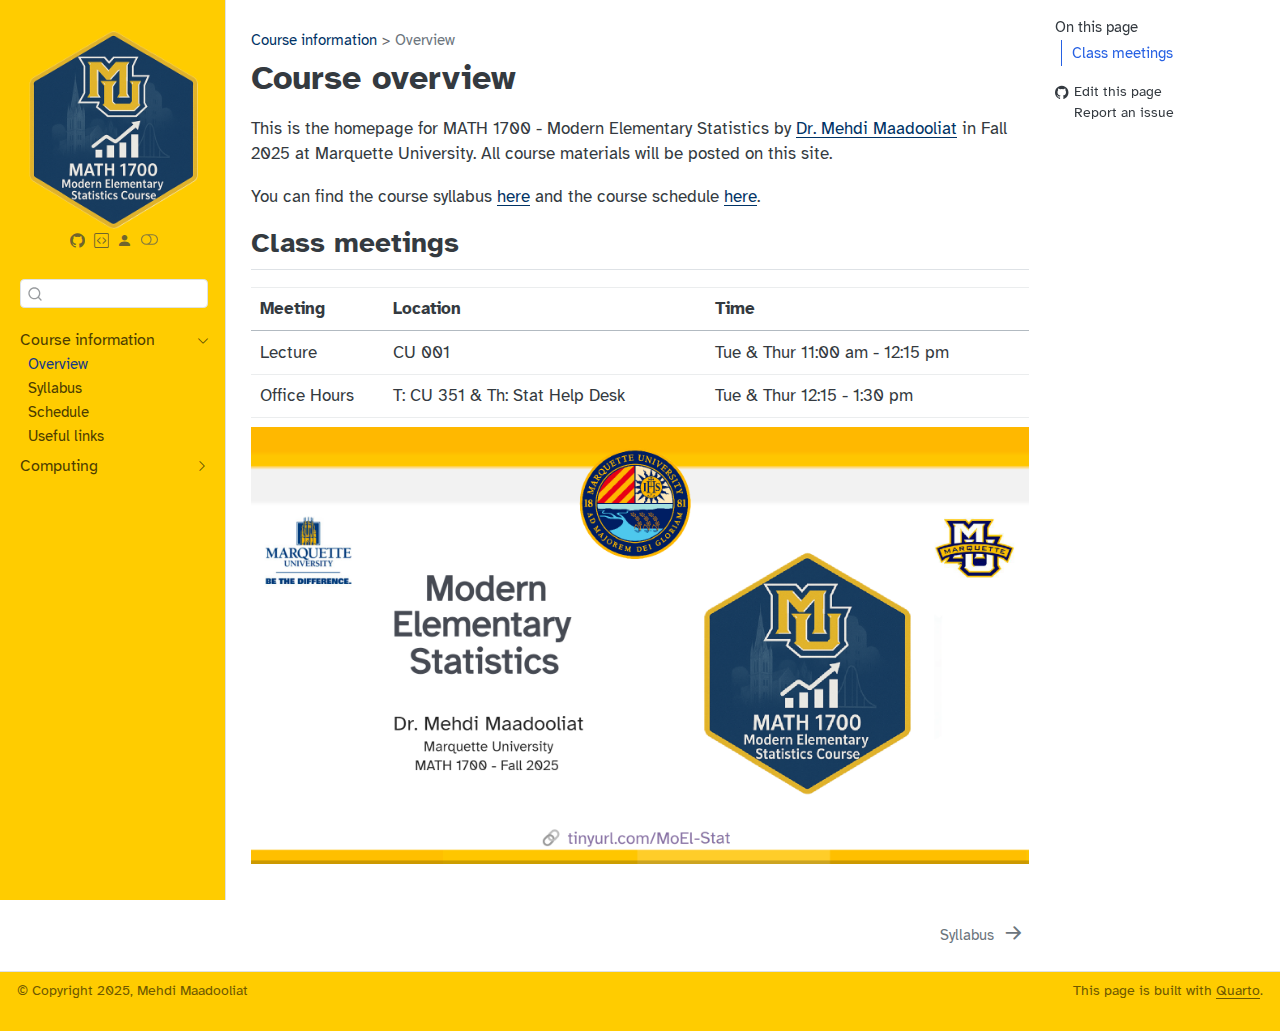
<file: course-overview.html>
<!DOCTYPE html>
<html xmlns="http://www.w3.org/1999/xhtml" lang="en" xml:lang="en"><head>

<meta charset="utf-8">
<meta name="generator" content="quarto-1.5.9">

<meta name="viewport" content="width=device-width, initial-scale=1.0, user-scalable=yes">


<title>MATH 1700 – Course overview</title>
<style>
code{white-space: pre-wrap;}
span.smallcaps{font-variant: small-caps;}
div.columns{display: flex; gap: min(4vw, 1.5em);}
div.column{flex: auto; overflow-x: auto;}
div.hanging-indent{margin-left: 1.5em; text-indent: -1.5em;}
ul.task-list{list-style: none;}
ul.task-list li input[type="checkbox"] {
  width: 0.8em;
  margin: 0 0.8em 0.2em -1em; /* quarto-specific, see https://github.com/quarto-dev/quarto-cli/issues/4556 */ 
  vertical-align: middle;
}
</style>


<script src="site_libs/quarto-nav/quarto-nav.js"></script>
<script src="site_libs/clipboard/clipboard.min.js"></script>
<script src="site_libs/quarto-search/autocomplete.umd.js"></script>
<script src="site_libs/quarto-search/fuse.min.js"></script>
<script src="site_libs/quarto-search/quarto-search.js"></script>
<meta name="quarto:offset" content="./">
<link href="./course-syllabus.pdf" rel="next">
<script src="site_libs/quarto-html/quarto.js"></script>
<script src="site_libs/quarto-html/popper.min.js"></script>
<script src="site_libs/quarto-html/tippy.umd.min.js"></script>
<script src="site_libs/quarto-html/anchor.min.js"></script>
<link href="site_libs/quarto-html/tippy.css" rel="stylesheet">
<link href="site_libs/quarto-html/quarto-syntax-highlighting.css" rel="stylesheet" class="quarto-color-scheme" id="quarto-text-highlighting-styles">
<link href="site_libs/quarto-html/quarto-syntax-highlighting-dark.css" rel="prefetch" class="quarto-color-scheme quarto-color-alternate" id="quarto-text-highlighting-styles">
<script src="site_libs/bootstrap/bootstrap.min.js"></script>
<link href="site_libs/bootstrap/bootstrap-icons.css" rel="stylesheet">
<link href="site_libs/bootstrap/bootstrap.min.css" rel="stylesheet" class="quarto-color-scheme" id="quarto-bootstrap" data-mode="light">
<link href="site_libs/bootstrap/bootstrap-dark.min.css" rel="prefetch" class="quarto-color-scheme quarto-color-alternate" id="quarto-bootstrap" data-mode="dark">
<script id="quarto-search-options" type="application/json">{
  "location": "sidebar",
  "copy-button": false,
  "collapse-after": 3,
  "panel-placement": "start",
  "type": "textbox",
  "limit": 50,
  "keyboard-shortcut": [
    "f",
    "/",
    "s"
  ],
  "show-item-context": false,
  "language": {
    "search-no-results-text": "No results",
    "search-matching-documents-text": "matching documents",
    "search-copy-link-title": "Copy link to search",
    "search-hide-matches-text": "Hide additional matches",
    "search-more-match-text": "more match in this document",
    "search-more-matches-text": "more matches in this document",
    "search-clear-button-title": "Clear",
    "search-text-placeholder": "",
    "search-detached-cancel-button-title": "Cancel",
    "search-submit-button-title": "Submit",
    "search-label": "Search"
  }
}</script>


<meta property="og:title" content="MATH 1700 - Course overview">
<meta property="og:description" content="Homepage for ‘Modern Elementary Statistics’ at Marquette University, Fall 2025.">
<meta property="og:site_name" content="MATH 1700">
<meta name="twitter:title" content="MATH 1700 - Course overview">
<meta name="twitter:description" content="Homepage for ‘Modern Elementary Statistics’ at Marquette University, Fall 2025.">
<meta name="twitter:image" content="https://tinyurl.com/MoEl-Stat/images/twitter-card.png">
<meta name="twitter:creator" content="@mmadoliat">
<meta name="twitter:image-height" content="1080">
<meta name="twitter:image-width" content="1920">
<meta name="twitter:card" content="summary_large_image">
</head>

<body class="nav-sidebar docked">

<div id="quarto-search-results"></div>
  <header id="quarto-header" class="headroom fixed-top">
  <nav class="quarto-secondary-nav">
    <div class="container-fluid d-flex">
      <button type="button" class="quarto-btn-toggle btn" data-bs-toggle="collapse" data-bs-target=".quarto-sidebar-collapse-item" aria-controls="quarto-sidebar" aria-expanded="false" aria-label="Toggle sidebar navigation" onclick="if (window.quartoToggleHeadroom) { window.quartoToggleHeadroom(); }">
        <i class="bi bi-layout-text-sidebar-reverse"></i>
      </button>
        <nav class="quarto-page-breadcrumbs" aria-label="breadcrumb"><ol class="breadcrumb"><li class="breadcrumb-item"><a href="./course-overview.html">Course information</a></li><li class="breadcrumb-item"><a href="./course-overview.html">Overview</a></li></ol></nav>
        <a class="flex-grow-1" role="button" data-bs-toggle="collapse" data-bs-target=".quarto-sidebar-collapse-item" aria-controls="quarto-sidebar" aria-expanded="false" aria-label="Toggle sidebar navigation" onclick="if (window.quartoToggleHeadroom) { window.quartoToggleHeadroom(); }">      
        </a>
      <button type="button" class="btn quarto-search-button" aria-label="" onclick="window.quartoOpenSearch();">
        <i class="bi bi-search"></i>
      </button>
    </div>
  </nav>
</header>
<!-- content -->
<div id="quarto-content" class="quarto-container page-columns page-rows-contents page-layout-article">
<!-- sidebar -->
  <nav id="quarto-sidebar" class="sidebar collapse collapse-horizontal quarto-sidebar-collapse-item sidebar-navigation docked overflow-auto">
    <div class="pt-lg-2 mt-2 text-center sidebar-header">
      <a href="./index.html" class="sidebar-logo-link">
      <img src="./images/logo.png" alt="" class="sidebar-logo py-0 d-lg-inline d-none">
      </a>
      <div class="sidebar-tools-main tools-wide">
    <a href="https://github.com/mmadoliat/MoElstat-f25/" title="GitHub organization" class="quarto-navigation-tool px-1" aria-label="GitHub organization"><i class="bi bi-github"></i></a>
    <a href="https://tinyurl.com/MoEl-Stat" title="TinyURL" class="quarto-navigation-tool px-1" aria-label="TinyURL"><i class="bi bi-code-square"></i></a>
    <a href="https://www.webassign.net/" title="WebAssign" class="quarto-navigation-tool px-1" aria-label="WebAssign"><i class="bi bi-person-fill"></i></a>
  <a href="" class="quarto-color-scheme-toggle quarto-navigation-tool  px-1" onclick="window.quartoToggleColorScheme(); return false;" title="Toggle dark mode"><i class="bi"></i></a>
</div>
      </div>
        <div class="mt-2 flex-shrink-0 align-items-center">
        <div class="sidebar-search">
        <div id="quarto-search" class="" title="Search"></div>
        </div>
        </div>
    <div class="sidebar-menu-container"> 
    <ul class="list-unstyled mt-1">
        <li class="sidebar-item sidebar-item-section">
      <div class="sidebar-item-container"> 
            <a class="sidebar-item-text sidebar-link text-start" data-bs-toggle="collapse" data-bs-target="#quarto-sidebar-section-1" aria-expanded="true">
 <span class="menu-text">Course information</span></a>
          <a class="sidebar-item-toggle text-start" data-bs-toggle="collapse" data-bs-target="#quarto-sidebar-section-1" aria-expanded="true" aria-label="Toggle section">
            <i class="bi bi-chevron-right ms-2"></i>
          </a> 
      </div>
      <ul id="quarto-sidebar-section-1" class="collapse list-unstyled sidebar-section depth1 show">  
          <li class="sidebar-item">
  <div class="sidebar-item-container"> 
  <a href="./course-overview.html" class="sidebar-item-text sidebar-link active">
 <span class="menu-text">Overview</span></a>
  </div>
</li>
          <li class="sidebar-item">
  <div class="sidebar-item-container"> 
  <a href="./course-syllabus.pdf" class="sidebar-item-text sidebar-link">
 <span class="menu-text">Syllabus</span></a>
  </div>
</li>
          <li class="sidebar-item">
  <div class="sidebar-item-container"> 
  <a href="./index.html" class="sidebar-item-text sidebar-link">
 <span class="menu-text">Schedule</span></a>
  </div>
</li>
          <li class="sidebar-item">
  <div class="sidebar-item-container"> 
  <a href="./course-links.html" class="sidebar-item-text sidebar-link">
 <span class="menu-text">Useful links</span></a>
  </div>
</li>
      </ul>
  </li>
        <li class="sidebar-item sidebar-item-section">
      <div class="sidebar-item-container"> 
            <a class="sidebar-item-text sidebar-link text-start collapsed" data-bs-toggle="collapse" data-bs-target="#quarto-sidebar-section-2" aria-expanded="false">
 <span class="menu-text">Computing</span></a>
          <a class="sidebar-item-toggle text-start collapsed" data-bs-toggle="collapse" data-bs-target="#quarto-sidebar-section-2" aria-expanded="false" aria-label="Toggle section">
            <i class="bi bi-chevron-right ms-2"></i>
          </a> 
      </div>
      <ul id="quarto-sidebar-section-2" class="collapse list-unstyled sidebar-section depth1 ">  
          <li class="sidebar-item">
  <div class="sidebar-item-container"> 
  <a href="./computing/computing-cheatsheets.html" class="sidebar-item-text sidebar-link">
 <span class="menu-text">Cheatsheets</span></a>
  </div>
</li>
      </ul>
  </li>
    </ul>
    </div>
</nav>
<div id="quarto-sidebar-glass" class="quarto-sidebar-collapse-item" data-bs-toggle="collapse" data-bs-target=".quarto-sidebar-collapse-item"></div>
<!-- margin-sidebar -->
    <div id="quarto-margin-sidebar" class="sidebar margin-sidebar">
        <nav id="TOC" role="doc-toc" class="toc-active">
    <h2 id="toc-title">On this page</h2>
   
  <ul>
  <li><a href="#class-meetings" id="toc-class-meetings" class="nav-link active" data-scroll-target="#class-meetings">Class meetings</a></li>
  </ul>
<div class="toc-actions"><ul><li><a href="https://github.com/mmadoliat/MoElstat-f25/edit/main/course-overview.qmd" class="toc-action"><i class="bi bi-github"></i>Edit this page</a></li><li><a href="https://github.com/mmadoliat/MoElstat-f25/issues/new" class="toc-action"><i class="bi empty"></i>Report an issue</a></li></ul></div></nav>
    </div>
<!-- main -->
<main class="content" id="quarto-document-content">

<header id="title-block-header" class="quarto-title-block default"><nav class="quarto-page-breadcrumbs quarto-title-breadcrumbs d-none d-lg-block" aria-label="breadcrumb"><ol class="breadcrumb"><li class="breadcrumb-item"><a href="./course-overview.html">Course information</a></li><li class="breadcrumb-item"><a href="./course-overview.html">Overview</a></li></ol></nav>
<div class="quarto-title">
<h1 class="title">Course overview</h1>
</div>



<div class="quarto-title-meta">

    
  
    
  </div>
  


</header>


<p>This is the homepage for MATH 1700 - Modern Elementary Statistics by <a href="www.mssc.mu.edu/~mehdi">Dr.&nbsp;Mehdi Maadooliat</a> in Fall 2025 at Marquette University. All course materials will be posted on this site.</p>
<p>You can find the course syllabus <a href="./course-syllabus.pdf">here</a> and the course schedule <a href=".">here</a>.</p>
<section id="class-meetings" class="level2">
<h2 class="anchored" data-anchor-id="class-meetings">Class meetings</h2>
<table class="table">
<colgroup>
<col style="width: 17%">
<col style="width: 41%">
<col style="width: 41%">
</colgroup>
<thead>
<tr class="header">
<th>Meeting</th>
<th>Location</th>
<th>Time</th>
</tr>
</thead>
<tbody>
<tr class="odd">
<td>Lecture</td>
<td>CU 001</td>
<td>Tue &amp; Thur 11:00 am - 12:15 pm</td>
</tr>
<tr class="even">
<td>Office Hours</td>
<td>T: CU 351 &amp; Th: Stat Help Desk</td>
<td>Tue &amp; Thur 12:15 - 1:30 pm</td>
</tr>
</tbody>
</table>
<p><img src="images/twitter-card.png" class="img-fluid"></p>


</section>

</main> <!-- /main -->
<script id="quarto-html-after-body" type="application/javascript">
window.document.addEventListener("DOMContentLoaded", function (event) {
  const toggleBodyColorMode = (bsSheetEl) => {
    const mode = bsSheetEl.getAttribute("data-mode");
    const bodyEl = window.document.querySelector("body");
    if (mode === "dark") {
      bodyEl.classList.add("quarto-dark");
      bodyEl.classList.remove("quarto-light");
    } else {
      bodyEl.classList.add("quarto-light");
      bodyEl.classList.remove("quarto-dark");
    }
  }
  const toggleBodyColorPrimary = () => {
    const bsSheetEl = window.document.querySelector("link#quarto-bootstrap");
    if (bsSheetEl) {
      toggleBodyColorMode(bsSheetEl);
    }
  }
  toggleBodyColorPrimary();  
  const disableStylesheet = (stylesheets) => {
    for (let i=0; i < stylesheets.length; i++) {
      const stylesheet = stylesheets[i];
      stylesheet.rel = 'prefetch';
    }
  }
  const enableStylesheet = (stylesheets) => {
    for (let i=0; i < stylesheets.length; i++) {
      const stylesheet = stylesheets[i];
      stylesheet.rel = 'stylesheet';
    }
  }
  const manageTransitions = (selector, allowTransitions) => {
    const els = window.document.querySelectorAll(selector);
    for (let i=0; i < els.length; i++) {
      const el = els[i];
      if (allowTransitions) {
        el.classList.remove('notransition');
      } else {
        el.classList.add('notransition');
      }
    }
  }
  const toggleGiscusIfUsed = (isAlternate, darkModeDefault) => {
    const baseTheme = document.querySelector('#giscus-base-theme')?.value ?? 'light';
    const alternateTheme = document.querySelector('#giscus-alt-theme')?.value ?? 'dark';
    let newTheme = '';
    if(darkModeDefault) {
      newTheme = isAlternate ? baseTheme : alternateTheme;
    } else {
      newTheme = isAlternate ? alternateTheme : baseTheme;
    }
    const changeGiscusTheme = () => {
      // From: https://github.com/giscus/giscus/issues/336
      const sendMessage = (message) => {
        const iframe = document.querySelector('iframe.giscus-frame');
        if (!iframe) return;
        iframe.contentWindow.postMessage({ giscus: message }, 'https://giscus.app');
      }
      sendMessage({
        setConfig: {
          theme: newTheme
        }
      });
    }
    const isGiscussLoaded = window.document.querySelector('iframe.giscus-frame') !== null;
    if (isGiscussLoaded) {
      changeGiscusTheme();
    }
  }
  const toggleColorMode = (alternate) => {
    // Switch the stylesheets
    const alternateStylesheets = window.document.querySelectorAll('link.quarto-color-scheme.quarto-color-alternate');
    manageTransitions('#quarto-margin-sidebar .nav-link', false);
    if (alternate) {
      enableStylesheet(alternateStylesheets);
      for (const sheetNode of alternateStylesheets) {
        if (sheetNode.id === "quarto-bootstrap") {
          toggleBodyColorMode(sheetNode);
        }
      }
    } else {
      disableStylesheet(alternateStylesheets);
      toggleBodyColorPrimary();
    }
    manageTransitions('#quarto-margin-sidebar .nav-link', true);
    // Switch the toggles
    const toggles = window.document.querySelectorAll('.quarto-color-scheme-toggle');
    for (let i=0; i < toggles.length; i++) {
      const toggle = toggles[i];
      if (toggle) {
        if (alternate) {
          toggle.classList.add("alternate");     
        } else {
          toggle.classList.remove("alternate");
        }
      }
    }
    // Hack to workaround the fact that safari doesn't
    // properly recolor the scrollbar when toggling (#1455)
    if (navigator.userAgent.indexOf('Safari') > 0 && navigator.userAgent.indexOf('Chrome') == -1) {
      manageTransitions("body", false);
      window.scrollTo(0, 1);
      setTimeout(() => {
        window.scrollTo(0, 0);
        manageTransitions("body", true);
      }, 40);  
    }
  }
  const isFileUrl = () => { 
    return window.location.protocol === 'file:';
  }
  const hasAlternateSentinel = () => {  
    let styleSentinel = getColorSchemeSentinel();
    if (styleSentinel !== null) {
      return styleSentinel === "alternate";
    } else {
      return false;
    }
  }
  const setStyleSentinel = (alternate) => {
    const value = alternate ? "alternate" : "default";
    if (!isFileUrl()) {
      window.localStorage.setItem("quarto-color-scheme", value);
    } else {
      localAlternateSentinel = value;
    }
  }
  const getColorSchemeSentinel = () => {
    if (!isFileUrl()) {
      const storageValue = window.localStorage.getItem("quarto-color-scheme");
      return storageValue != null ? storageValue : localAlternateSentinel;
    } else {
      return localAlternateSentinel;
    }
  }
  const darkModeDefault = false;
  let localAlternateSentinel = darkModeDefault ? 'alternate' : 'default';
  // Dark / light mode switch
  window.quartoToggleColorScheme = () => {
    // Read the current dark / light value 
    let toAlternate = !hasAlternateSentinel();
    toggleColorMode(toAlternate);
    setStyleSentinel(toAlternate);
    toggleGiscusIfUsed(toAlternate, darkModeDefault);
  };
  // Ensure there is a toggle, if there isn't float one in the top right
  if (window.document.querySelector('.quarto-color-scheme-toggle') === null) {
    const a = window.document.createElement('a');
    a.classList.add('top-right');
    a.classList.add('quarto-color-scheme-toggle');
    a.href = "";
    a.onclick = function() { try { window.quartoToggleColorScheme(); } catch {} return false; };
    const i = window.document.createElement("i");
    i.classList.add('bi');
    a.appendChild(i);
    window.document.body.appendChild(a);
  }
  // Switch to dark mode if need be
  if (hasAlternateSentinel()) {
    toggleColorMode(true);
  } else {
    toggleColorMode(false);
  }
  const icon = "";
  const anchorJS = new window.AnchorJS();
  anchorJS.options = {
    placement: 'right',
    icon: icon
  };
  anchorJS.add('.anchored');
  const isCodeAnnotation = (el) => {
    for (const clz of el.classList) {
      if (clz.startsWith('code-annotation-')) {                     
        return true;
      }
    }
    return false;
  }
  const clipboard = new window.ClipboardJS('.code-copy-button', {
    text: function(trigger) {
      const codeEl = trigger.previousElementSibling.cloneNode(true);
      for (const childEl of codeEl.children) {
        if (isCodeAnnotation(childEl)) {
          childEl.remove();
        }
      }
      return codeEl.innerText;
    }
  });
  clipboard.on('success', function(e) {
    // button target
    const button = e.trigger;
    // don't keep focus
    button.blur();
    // flash "checked"
    button.classList.add('code-copy-button-checked');
    var currentTitle = button.getAttribute("title");
    button.setAttribute("title", "Copied!");
    let tooltip;
    if (window.bootstrap) {
      button.setAttribute("data-bs-toggle", "tooltip");
      button.setAttribute("data-bs-placement", "left");
      button.setAttribute("data-bs-title", "Copied!");
      tooltip = new bootstrap.Tooltip(button, 
        { trigger: "manual", 
          customClass: "code-copy-button-tooltip",
          offset: [0, -8]});
      tooltip.show();    
    }
    setTimeout(function() {
      if (tooltip) {
        tooltip.hide();
        button.removeAttribute("data-bs-title");
        button.removeAttribute("data-bs-toggle");
        button.removeAttribute("data-bs-placement");
      }
      button.setAttribute("title", currentTitle);
      button.classList.remove('code-copy-button-checked');
    }, 1000);
    // clear code selection
    e.clearSelection();
  });
  function tippyHover(el, contentFn, onTriggerFn, onUntriggerFn) {
    const config = {
      allowHTML: true,
      maxWidth: 500,
      delay: 100,
      arrow: false,
      appendTo: function(el) {
          return el.parentElement;
      },
      interactive: true,
      interactiveBorder: 10,
      theme: 'quarto',
      placement: 'bottom-start',
    };
    if (contentFn) {
      config.content = contentFn;
    }
    if (onTriggerFn) {
      config.onTrigger = onTriggerFn;
    }
    if (onUntriggerFn) {
      config.onUntrigger = onUntriggerFn;
    }
    window.tippy(el, config); 
  }
  const noterefs = window.document.querySelectorAll('a[role="doc-noteref"]');
  for (var i=0; i<noterefs.length; i++) {
    const ref = noterefs[i];
    tippyHover(ref, function() {
      // use id or data attribute instead here
      let href = ref.getAttribute('data-footnote-href') || ref.getAttribute('href');
      try { href = new URL(href).hash; } catch {}
      const id = href.replace(/^#\/?/, "");
      const note = window.document.getElementById(id);
      return note.innerHTML;
    });
  }
  const xrefs = window.document.querySelectorAll('a.quarto-xref');
  const processXRef = (id, note) => {
    // Strip column container classes
    const stripColumnClz = (el) => {
      el.classList.remove("page-full", "page-columns");
      if (el.children) {
        for (const child of el.children) {
          stripColumnClz(child);
        }
      }
    }
    stripColumnClz(note)
    if (id === null || id.startsWith('sec-')) {
      // Special case sections, only their first couple elements
      const container = document.createElement("div");
      if (note.children && note.children.length > 2) {
        container.appendChild(note.children[0].cloneNode(true));
        for (let i = 1; i < note.children.length; i++) {
          const child = note.children[i];
          if (child.tagName === "P" && child.innerText === "") {
            continue;
          } else {
            container.appendChild(child.cloneNode(true));
            break;
          }
        }
        if (window.Quarto?.typesetMath) {
          window.Quarto.typesetMath(container);
        }
        return container.innerHTML
      } else {
        if (window.Quarto?.typesetMath) {
          window.Quarto.typesetMath(note);
        }
        return note.innerHTML;
      }
    } else {
      // Remove any anchor links if they are present
      const anchorLink = note.querySelector('a.anchorjs-link');
      if (anchorLink) {
        anchorLink.remove();
      }
      if (window.Quarto?.typesetMath) {
        window.Quarto.typesetMath(note);
      }
      // TODO in 1.5, we should make sure this works without a callout special case
      if (note.classList.contains("callout")) {
        return note.outerHTML;
      } else {
        return note.innerHTML;
      }
    }
  }
  for (var i=0; i<xrefs.length; i++) {
    const xref = xrefs[i];
    tippyHover(xref, undefined, function(instance) {
      instance.disable();
      let url = xref.getAttribute('href');
      let hash = undefined; 
      if (url.startsWith('#')) {
        hash = url;
      } else {
        try { hash = new URL(url).hash; } catch {}
      }
      if (hash) {
        const id = hash.replace(/^#\/?/, "");
        const note = window.document.getElementById(id);
        if (note !== null) {
          try {
            const html = processXRef(id, note.cloneNode(true));
            instance.setContent(html);
          } finally {
            instance.enable();
            instance.show();
          }
        } else {
          // See if we can fetch this
          fetch(url.split('#')[0])
          .then(res => res.text())
          .then(html => {
            const parser = new DOMParser();
            const htmlDoc = parser.parseFromString(html, "text/html");
            const note = htmlDoc.getElementById(id);
            if (note !== null) {
              const html = processXRef(id, note);
              instance.setContent(html);
            } 
          }).finally(() => {
            instance.enable();
            instance.show();
          });
        }
      } else {
        // See if we can fetch a full url (with no hash to target)
        // This is a special case and we should probably do some content thinning / targeting
        fetch(url)
        .then(res => res.text())
        .then(html => {
          const parser = new DOMParser();
          const htmlDoc = parser.parseFromString(html, "text/html");
          const note = htmlDoc.querySelector('main.content');
          if (note !== null) {
            // This should only happen for chapter cross references
            // (since there is no id in the URL)
            // remove the first header
            if (note.children.length > 0 && note.children[0].tagName === "HEADER") {
              note.children[0].remove();
            }
            const html = processXRef(null, note);
            instance.setContent(html);
          } 
        }).finally(() => {
          instance.enable();
          instance.show();
        });
      }
    }, function(instance) {
    });
  }
      let selectedAnnoteEl;
      const selectorForAnnotation = ( cell, annotation) => {
        let cellAttr = 'data-code-cell="' + cell + '"';
        let lineAttr = 'data-code-annotation="' +  annotation + '"';
        const selector = 'span[' + cellAttr + '][' + lineAttr + ']';
        return selector;
      }
      const selectCodeLines = (annoteEl) => {
        const doc = window.document;
        const targetCell = annoteEl.getAttribute("data-target-cell");
        const targetAnnotation = annoteEl.getAttribute("data-target-annotation");
        const annoteSpan = window.document.querySelector(selectorForAnnotation(targetCell, targetAnnotation));
        const lines = annoteSpan.getAttribute("data-code-lines").split(",");
        const lineIds = lines.map((line) => {
          return targetCell + "-" + line;
        })
        let top = null;
        let height = null;
        let parent = null;
        if (lineIds.length > 0) {
            //compute the position of the single el (top and bottom and make a div)
            const el = window.document.getElementById(lineIds[0]);
            top = el.offsetTop;
            height = el.offsetHeight;
            parent = el.parentElement.parentElement;
          if (lineIds.length > 1) {
            const lastEl = window.document.getElementById(lineIds[lineIds.length - 1]);
            const bottom = lastEl.offsetTop + lastEl.offsetHeight;
            height = bottom - top;
          }
          if (top !== null && height !== null && parent !== null) {
            // cook up a div (if necessary) and position it 
            let div = window.document.getElementById("code-annotation-line-highlight");
            if (div === null) {
              div = window.document.createElement("div");
              div.setAttribute("id", "code-annotation-line-highlight");
              div.style.position = 'absolute';
              parent.appendChild(div);
            }
            div.style.top = top - 2 + "px";
            div.style.height = height + 4 + "px";
            div.style.left = 0;
            let gutterDiv = window.document.getElementById("code-annotation-line-highlight-gutter");
            if (gutterDiv === null) {
              gutterDiv = window.document.createElement("div");
              gutterDiv.setAttribute("id", "code-annotation-line-highlight-gutter");
              gutterDiv.style.position = 'absolute';
              const codeCell = window.document.getElementById(targetCell);
              const gutter = codeCell.querySelector('.code-annotation-gutter');
              gutter.appendChild(gutterDiv);
            }
            gutterDiv.style.top = top - 2 + "px";
            gutterDiv.style.height = height + 4 + "px";
          }
          selectedAnnoteEl = annoteEl;
        }
      };
      const unselectCodeLines = () => {
        const elementsIds = ["code-annotation-line-highlight", "code-annotation-line-highlight-gutter"];
        elementsIds.forEach((elId) => {
          const div = window.document.getElementById(elId);
          if (div) {
            div.remove();
          }
        });
        selectedAnnoteEl = undefined;
      };
        // Handle positioning of the toggle
    window.addEventListener(
      "resize",
      throttle(() => {
        elRect = undefined;
        if (selectedAnnoteEl) {
          selectCodeLines(selectedAnnoteEl);
        }
      }, 10)
    );
    function throttle(fn, ms) {
    let throttle = false;
    let timer;
      return (...args) => {
        if(!throttle) { // first call gets through
            fn.apply(this, args);
            throttle = true;
        } else { // all the others get throttled
            if(timer) clearTimeout(timer); // cancel #2
            timer = setTimeout(() => {
              fn.apply(this, args);
              timer = throttle = false;
            }, ms);
        }
      };
    }
      // Attach click handler to the DT
      const annoteDls = window.document.querySelectorAll('dt[data-target-cell]');
      for (const annoteDlNode of annoteDls) {
        annoteDlNode.addEventListener('click', (event) => {
          const clickedEl = event.target;
          if (clickedEl !== selectedAnnoteEl) {
            unselectCodeLines();
            const activeEl = window.document.querySelector('dt[data-target-cell].code-annotation-active');
            if (activeEl) {
              activeEl.classList.remove('code-annotation-active');
            }
            selectCodeLines(clickedEl);
            clickedEl.classList.add('code-annotation-active');
          } else {
            // Unselect the line
            unselectCodeLines();
            clickedEl.classList.remove('code-annotation-active');
          }
        });
      }
  const findCites = (el) => {
    const parentEl = el.parentElement;
    if (parentEl) {
      const cites = parentEl.dataset.cites;
      if (cites) {
        return {
          el,
          cites: cites.split(' ')
        };
      } else {
        return findCites(el.parentElement)
      }
    } else {
      return undefined;
    }
  };
  var bibliorefs = window.document.querySelectorAll('a[role="doc-biblioref"]');
  for (var i=0; i<bibliorefs.length; i++) {
    const ref = bibliorefs[i];
    const citeInfo = findCites(ref);
    if (citeInfo) {
      tippyHover(citeInfo.el, function() {
        var popup = window.document.createElement('div');
        citeInfo.cites.forEach(function(cite) {
          var citeDiv = window.document.createElement('div');
          citeDiv.classList.add('hanging-indent');
          citeDiv.classList.add('csl-entry');
          var biblioDiv = window.document.getElementById('ref-' + cite);
          if (biblioDiv) {
            citeDiv.innerHTML = biblioDiv.innerHTML;
          }
          popup.appendChild(citeDiv);
        });
        return popup.innerHTML;
      });
    }
  }
});
</script>
<nav class="page-navigation">
  <div class="nav-page nav-page-previous">
  </div>
  <div class="nav-page nav-page-next">
      <a href="./course-syllabus.pdf" class="pagination-link" aria-label="Syllabus">
        <span class="nav-page-text">Syllabus</span> <i class="bi bi-arrow-right-short"></i>
      </a>
  </div>
</nav>
</div> <!-- /content -->
<footer class="footer">
  <div class="nav-footer">
    <div class="nav-footer-left">
<p>© Copyright 2025, Mehdi Maadooliat</p>
</div>   
    <div class="nav-footer-center">
      &nbsp;
    <div class="toc-actions d-sm-block d-md-none"><ul><li><a href="https://github.com/mmadoliat/MoElstat-f25/edit/main/course-overview.qmd" class="toc-action"><i class="bi bi-github"></i>Edit this page</a></li><li><a href="https://github.com/mmadoliat/MoElstat-f25/issues/new" class="toc-action"><i class="bi empty"></i>Report an issue</a></li></ul></div></div>
    <div class="nav-footer-right">
<p>This page is built with <a href="https://quarto.org/">Quarto</a>.</p>
</div>
  </div>
</footer>




</body></html>
</file>
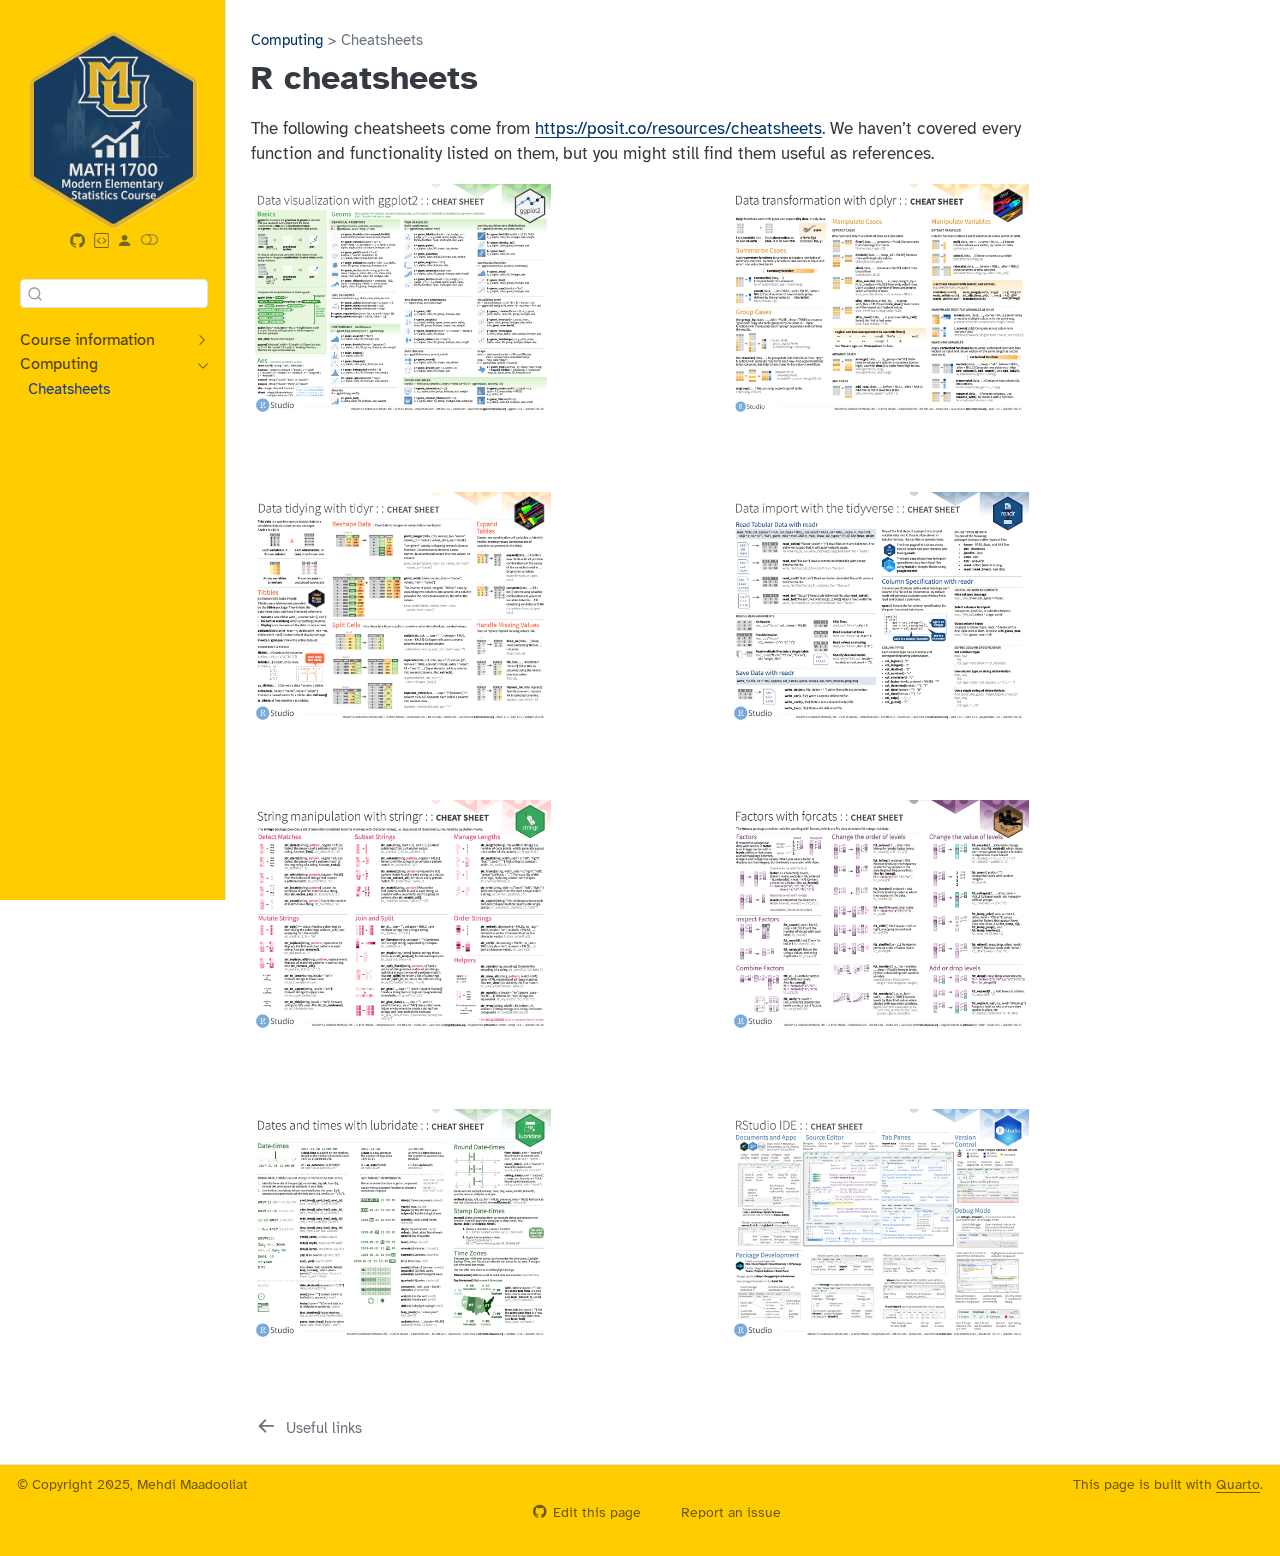
<file: computing/computing-cheatsheets.html>
<!DOCTYPE html>
<html xmlns="http://www.w3.org/1999/xhtml" lang="en" xml:lang="en"><head>

<meta charset="utf-8">
<meta name="generator" content="quarto-1.5.9">

<meta name="viewport" content="width=device-width, initial-scale=1.0, user-scalable=yes">


<title>MATH 1700 – R cheatsheets</title>
<style>
code{white-space: pre-wrap;}
span.smallcaps{font-variant: small-caps;}
div.columns{display: flex; gap: min(4vw, 1.5em);}
div.column{flex: auto; overflow-x: auto;}
div.hanging-indent{margin-left: 1.5em; text-indent: -1.5em;}
ul.task-list{list-style: none;}
ul.task-list li input[type="checkbox"] {
  width: 0.8em;
  margin: 0 0.8em 0.2em -1em; /* quarto-specific, see https://github.com/quarto-dev/quarto-cli/issues/4556 */ 
  vertical-align: middle;
}
</style>


<script src="../site_libs/quarto-nav/quarto-nav.js"></script>
<script src="../site_libs/clipboard/clipboard.min.js"></script>
<script src="../site_libs/quarto-search/autocomplete.umd.js"></script>
<script src="../site_libs/quarto-search/fuse.min.js"></script>
<script src="../site_libs/quarto-search/quarto-search.js"></script>
<meta name="quarto:offset" content="../">
<link href="../course-links.html" rel="prev">
<script src="../site_libs/quarto-html/quarto.js"></script>
<script src="../site_libs/quarto-html/popper.min.js"></script>
<script src="../site_libs/quarto-html/tippy.umd.min.js"></script>
<script src="../site_libs/quarto-html/anchor.min.js"></script>
<link href="../site_libs/quarto-html/tippy.css" rel="stylesheet">
<link href="../site_libs/quarto-html/quarto-syntax-highlighting.css" rel="stylesheet" class="quarto-color-scheme" id="quarto-text-highlighting-styles">
<link href="../site_libs/quarto-html/quarto-syntax-highlighting-dark.css" rel="prefetch" class="quarto-color-scheme quarto-color-alternate" id="quarto-text-highlighting-styles">
<script src="../site_libs/bootstrap/bootstrap.min.js"></script>
<link href="../site_libs/bootstrap/bootstrap-icons.css" rel="stylesheet">
<link href="../site_libs/bootstrap/bootstrap.min.css" rel="stylesheet" class="quarto-color-scheme" id="quarto-bootstrap" data-mode="light">
<link href="../site_libs/bootstrap/bootstrap-dark.min.css" rel="prefetch" class="quarto-color-scheme quarto-color-alternate" id="quarto-bootstrap" data-mode="dark">
<script id="quarto-search-options" type="application/json">{
  "location": "sidebar",
  "copy-button": false,
  "collapse-after": 3,
  "panel-placement": "start",
  "type": "textbox",
  "limit": 50,
  "keyboard-shortcut": [
    "f",
    "/",
    "s"
  ],
  "show-item-context": false,
  "language": {
    "search-no-results-text": "No results",
    "search-matching-documents-text": "matching documents",
    "search-copy-link-title": "Copy link to search",
    "search-hide-matches-text": "Hide additional matches",
    "search-more-match-text": "more match in this document",
    "search-more-matches-text": "more matches in this document",
    "search-clear-button-title": "Clear",
    "search-text-placeholder": "",
    "search-detached-cancel-button-title": "Cancel",
    "search-submit-button-title": "Submit",
    "search-label": "Search"
  }
}</script>


<meta property="og:title" content="MATH 1700 - R cheatsheets">
<meta property="og:description" content="Homepage for ‘Modern Elementary Statistics’ at Marquette University, Fall 2025.">
<meta property="og:site_name" content="MATH 1700">
<meta name="twitter:title" content="MATH 1700 - R cheatsheets">
<meta name="twitter:description" content="Homepage for ‘Modern Elementary Statistics’ at Marquette University, Fall 2025.">
<meta name="twitter:image" content="https://tinyurl.com/MoEl-Stat/computing/images/twitter-card.png">
<meta name="twitter:creator" content="@mmadoliat">
<meta name="twitter:card" content="summary_large_image">
</head>

<body class="nav-sidebar docked">

<div id="quarto-search-results"></div>
  <header id="quarto-header" class="headroom fixed-top">
  <nav class="quarto-secondary-nav">
    <div class="container-fluid d-flex">
      <button type="button" class="quarto-btn-toggle btn" data-bs-toggle="collapse" data-bs-target=".quarto-sidebar-collapse-item" aria-controls="quarto-sidebar" aria-expanded="false" aria-label="Toggle sidebar navigation" onclick="if (window.quartoToggleHeadroom) { window.quartoToggleHeadroom(); }">
        <i class="bi bi-layout-text-sidebar-reverse"></i>
      </button>
        <nav class="quarto-page-breadcrumbs" aria-label="breadcrumb"><ol class="breadcrumb"><li class="breadcrumb-item"><a href="../computing/computing-cheatsheets.html">Computing</a></li><li class="breadcrumb-item"><a href="../computing/computing-cheatsheets.html">Cheatsheets</a></li></ol></nav>
        <a class="flex-grow-1" role="button" data-bs-toggle="collapse" data-bs-target=".quarto-sidebar-collapse-item" aria-controls="quarto-sidebar" aria-expanded="false" aria-label="Toggle sidebar navigation" onclick="if (window.quartoToggleHeadroom) { window.quartoToggleHeadroom(); }">      
        </a>
      <button type="button" class="btn quarto-search-button" aria-label="" onclick="window.quartoOpenSearch();">
        <i class="bi bi-search"></i>
      </button>
    </div>
  </nav>
</header>
<!-- content -->
<div id="quarto-content" class="quarto-container page-columns page-rows-contents page-layout-article">
<!-- sidebar -->
  <nav id="quarto-sidebar" class="sidebar collapse collapse-horizontal quarto-sidebar-collapse-item sidebar-navigation docked overflow-auto">
    <div class="pt-lg-2 mt-2 text-center sidebar-header">
      <a href="../index.html" class="sidebar-logo-link">
      <img src="../images/logo.png" alt="" class="sidebar-logo py-0 d-lg-inline d-none">
      </a>
      <div class="sidebar-tools-main tools-wide">
    <a href="https://github.com/mmadoliat/MoElstat-f25/" title="GitHub organization" class="quarto-navigation-tool px-1" aria-label="GitHub organization"><i class="bi bi-github"></i></a>
    <a href="https://tinyurl.com/MoEl-Stat" title="TinyURL" class="quarto-navigation-tool px-1" aria-label="TinyURL"><i class="bi bi-code-square"></i></a>
    <a href="https://www.webassign.net/" title="WebAssign" class="quarto-navigation-tool px-1" aria-label="WebAssign"><i class="bi bi-person-fill"></i></a>
  <a href="" class="quarto-color-scheme-toggle quarto-navigation-tool  px-1" onclick="window.quartoToggleColorScheme(); return false;" title="Toggle dark mode"><i class="bi"></i></a>
</div>
      </div>
        <div class="mt-2 flex-shrink-0 align-items-center">
        <div class="sidebar-search">
        <div id="quarto-search" class="" title="Search"></div>
        </div>
        </div>
    <div class="sidebar-menu-container"> 
    <ul class="list-unstyled mt-1">
        <li class="sidebar-item sidebar-item-section">
      <div class="sidebar-item-container"> 
            <a class="sidebar-item-text sidebar-link text-start collapsed" data-bs-toggle="collapse" data-bs-target="#quarto-sidebar-section-1" aria-expanded="false">
 <span class="menu-text">Course information</span></a>
          <a class="sidebar-item-toggle text-start collapsed" data-bs-toggle="collapse" data-bs-target="#quarto-sidebar-section-1" aria-expanded="false" aria-label="Toggle section">
            <i class="bi bi-chevron-right ms-2"></i>
          </a> 
      </div>
      <ul id="quarto-sidebar-section-1" class="collapse list-unstyled sidebar-section depth1 ">  
          <li class="sidebar-item">
  <div class="sidebar-item-container"> 
  <a href="../course-overview.html" class="sidebar-item-text sidebar-link">
 <span class="menu-text">Overview</span></a>
  </div>
</li>
          <li class="sidebar-item">
  <div class="sidebar-item-container"> 
  <a href="../course-syllabus.pdf" class="sidebar-item-text sidebar-link">
 <span class="menu-text">Syllabus</span></a>
  </div>
</li>
          <li class="sidebar-item">
  <div class="sidebar-item-container"> 
  <a href="../index.html" class="sidebar-item-text sidebar-link">
 <span class="menu-text">Schedule</span></a>
  </div>
</li>
          <li class="sidebar-item">
  <div class="sidebar-item-container"> 
  <a href="../course-links.html" class="sidebar-item-text sidebar-link">
 <span class="menu-text">Useful links</span></a>
  </div>
</li>
      </ul>
  </li>
        <li class="sidebar-item sidebar-item-section">
      <div class="sidebar-item-container"> 
            <a class="sidebar-item-text sidebar-link text-start" data-bs-toggle="collapse" data-bs-target="#quarto-sidebar-section-2" aria-expanded="true">
 <span class="menu-text">Computing</span></a>
          <a class="sidebar-item-toggle text-start" data-bs-toggle="collapse" data-bs-target="#quarto-sidebar-section-2" aria-expanded="true" aria-label="Toggle section">
            <i class="bi bi-chevron-right ms-2"></i>
          </a> 
      </div>
      <ul id="quarto-sidebar-section-2" class="collapse list-unstyled sidebar-section depth1 show">  
          <li class="sidebar-item">
  <div class="sidebar-item-container"> 
  <a href="../computing/computing-cheatsheets.html" class="sidebar-item-text sidebar-link active">
 <span class="menu-text">Cheatsheets</span></a>
  </div>
</li>
      </ul>
  </li>
    </ul>
    </div>
</nav>
<div id="quarto-sidebar-glass" class="quarto-sidebar-collapse-item" data-bs-toggle="collapse" data-bs-target=".quarto-sidebar-collapse-item"></div>
<!-- margin-sidebar -->
    <div id="quarto-margin-sidebar" class="sidebar margin-sidebar zindex-bottom">
        
    </div>
<!-- main -->
<main class="content" id="quarto-document-content">

<header id="title-block-header" class="quarto-title-block default"><nav class="quarto-page-breadcrumbs quarto-title-breadcrumbs d-none d-lg-block" aria-label="breadcrumb"><ol class="breadcrumb"><li class="breadcrumb-item"><a href="../computing/computing-cheatsheets.html">Computing</a></li><li class="breadcrumb-item"><a href="../computing/computing-cheatsheets.html">Cheatsheets</a></li></ol></nav>
<div class="quarto-title">
<h1 class="title">R cheatsheets</h1>
</div>



<div class="quarto-title-meta">

    
  
    
  </div>
  


</header>


<p>The following cheatsheets come from <a href="https://posit.co/resources/cheatsheets" class="uri">https://posit.co/resources/cheatsheets</a>. We haven’t covered every function and functionality listed on them, but you might still find them useful as references.</p>
<div class="columns">
<div class="column" style="width:50%;">
<div class="quarto-figure quarto-figure-left">
<figure class="figure">
<p><a href="https://raw.githubusercontent.com/rstudio/cheatsheets/main/data-visualization.pdf"><img src="cheatsheets/data-visualization.png" class="img-fluid quarto-figure quarto-figure-left figure-img" alt="ggplot2 cheat sheet" width="300"></a></p>
</figure>
</div>
<p><br></p>
<div class="quarto-figure quarto-figure-left">
<figure class="figure">
<p><a href="https://raw.githubusercontent.com/rstudio/cheatsheets/main/tidyr.pdf"><img src="cheatsheets/tidyr.png" class="img-fluid quarto-figure quarto-figure-left figure-img" alt="ggplot2 cheat sheet" width="300"></a></p>
</figure>
</div>
<p><br></p>
<div class="quarto-figure quarto-figure-left">
<figure class="figure">
<p><a href="https://raw.githubusercontent.com/rstudio/cheatsheets/main/strings.pdf"><img src="cheatsheets/strings.png" class="img-fluid quarto-figure quarto-figure-left figure-img" alt="ggplot2 cheat sheet" width="300"></a></p>
</figure>
</div>
<p><br></p>
<div class="quarto-figure quarto-figure-left">
<figure class="figure">
<p><a href="https://raw.githubusercontent.com/rstudio/cheatsheets/main/lubridate.pdf"><img src="cheatsheets/lubridate.png" class="img-fluid quarto-figure quarto-figure-left figure-img" alt="ggplot2 cheat sheet" width="300"></a></p>
</figure>
</div>
</div><div class="column" style="width:50%;">
<div class="quarto-figure quarto-figure-right">
<figure class="figure">
<p><a href="https://raw.githubusercontent.com/rstudio/cheatsheets/main/data-transformation.pdf"><img src="cheatsheets/data-transformation.png" class="img-fluid quarto-figure quarto-figure-right figure-img" alt="ggplot2 cheat sheet" width="300"></a></p>
</figure>
</div>
<p><br></p>
<div class="quarto-figure quarto-figure-right">
<figure class="figure">
<p><a href="https://raw.githubusercontent.com/rstudio/cheatsheets/main/data-import.pdf"><img src="cheatsheets/data-import.png" class="img-fluid quarto-figure quarto-figure-right figure-img" alt="ggplot2 cheat sheet" width="300"></a></p>
</figure>
</div>
<p><br></p>
<div class="quarto-figure quarto-figure-right">
<figure class="figure">
<p><a href="https://raw.githubusercontent.com/rstudio/cheatsheets/main/factors.pdf"><img src="cheatsheets/factors.png" class="img-fluid quarto-figure quarto-figure-right figure-img" alt="ggplot2 cheat sheet" width="300"></a></p>
</figure>
</div>
<p><br></p>
<div class="quarto-figure quarto-figure-right">
<figure class="figure">
<p><a href="https://raw.githubusercontent.com/rstudio/cheatsheets/main/rstudio-ide.pdf"><img src="cheatsheets/rstudio-ide.png" class="img-fluid quarto-figure quarto-figure-right figure-img" alt="ggplot2 cheat sheet" width="300"></a></p>
</figure>
</div>
</div>
</div>



</main> <!-- /main -->
<script id="quarto-html-after-body" type="application/javascript">
window.document.addEventListener("DOMContentLoaded", function (event) {
  const toggleBodyColorMode = (bsSheetEl) => {
    const mode = bsSheetEl.getAttribute("data-mode");
    const bodyEl = window.document.querySelector("body");
    if (mode === "dark") {
      bodyEl.classList.add("quarto-dark");
      bodyEl.classList.remove("quarto-light");
    } else {
      bodyEl.classList.add("quarto-light");
      bodyEl.classList.remove("quarto-dark");
    }
  }
  const toggleBodyColorPrimary = () => {
    const bsSheetEl = window.document.querySelector("link#quarto-bootstrap");
    if (bsSheetEl) {
      toggleBodyColorMode(bsSheetEl);
    }
  }
  toggleBodyColorPrimary();  
  const disableStylesheet = (stylesheets) => {
    for (let i=0; i < stylesheets.length; i++) {
      const stylesheet = stylesheets[i];
      stylesheet.rel = 'prefetch';
    }
  }
  const enableStylesheet = (stylesheets) => {
    for (let i=0; i < stylesheets.length; i++) {
      const stylesheet = stylesheets[i];
      stylesheet.rel = 'stylesheet';
    }
  }
  const manageTransitions = (selector, allowTransitions) => {
    const els = window.document.querySelectorAll(selector);
    for (let i=0; i < els.length; i++) {
      const el = els[i];
      if (allowTransitions) {
        el.classList.remove('notransition');
      } else {
        el.classList.add('notransition');
      }
    }
  }
  const toggleGiscusIfUsed = (isAlternate, darkModeDefault) => {
    const baseTheme = document.querySelector('#giscus-base-theme')?.value ?? 'light';
    const alternateTheme = document.querySelector('#giscus-alt-theme')?.value ?? 'dark';
    let newTheme = '';
    if(darkModeDefault) {
      newTheme = isAlternate ? baseTheme : alternateTheme;
    } else {
      newTheme = isAlternate ? alternateTheme : baseTheme;
    }
    const changeGiscusTheme = () => {
      // From: https://github.com/giscus/giscus/issues/336
      const sendMessage = (message) => {
        const iframe = document.querySelector('iframe.giscus-frame');
        if (!iframe) return;
        iframe.contentWindow.postMessage({ giscus: message }, 'https://giscus.app');
      }
      sendMessage({
        setConfig: {
          theme: newTheme
        }
      });
    }
    const isGiscussLoaded = window.document.querySelector('iframe.giscus-frame') !== null;
    if (isGiscussLoaded) {
      changeGiscusTheme();
    }
  }
  const toggleColorMode = (alternate) => {
    // Switch the stylesheets
    const alternateStylesheets = window.document.querySelectorAll('link.quarto-color-scheme.quarto-color-alternate');
    manageTransitions('#quarto-margin-sidebar .nav-link', false);
    if (alternate) {
      enableStylesheet(alternateStylesheets);
      for (const sheetNode of alternateStylesheets) {
        if (sheetNode.id === "quarto-bootstrap") {
          toggleBodyColorMode(sheetNode);
        }
      }
    } else {
      disableStylesheet(alternateStylesheets);
      toggleBodyColorPrimary();
    }
    manageTransitions('#quarto-margin-sidebar .nav-link', true);
    // Switch the toggles
    const toggles = window.document.querySelectorAll('.quarto-color-scheme-toggle');
    for (let i=0; i < toggles.length; i++) {
      const toggle = toggles[i];
      if (toggle) {
        if (alternate) {
          toggle.classList.add("alternate");     
        } else {
          toggle.classList.remove("alternate");
        }
      }
    }
    // Hack to workaround the fact that safari doesn't
    // properly recolor the scrollbar when toggling (#1455)
    if (navigator.userAgent.indexOf('Safari') > 0 && navigator.userAgent.indexOf('Chrome') == -1) {
      manageTransitions("body", false);
      window.scrollTo(0, 1);
      setTimeout(() => {
        window.scrollTo(0, 0);
        manageTransitions("body", true);
      }, 40);  
    }
  }
  const isFileUrl = () => { 
    return window.location.protocol === 'file:';
  }
  const hasAlternateSentinel = () => {  
    let styleSentinel = getColorSchemeSentinel();
    if (styleSentinel !== null) {
      return styleSentinel === "alternate";
    } else {
      return false;
    }
  }
  const setStyleSentinel = (alternate) => {
    const value = alternate ? "alternate" : "default";
    if (!isFileUrl()) {
      window.localStorage.setItem("quarto-color-scheme", value);
    } else {
      localAlternateSentinel = value;
    }
  }
  const getColorSchemeSentinel = () => {
    if (!isFileUrl()) {
      const storageValue = window.localStorage.getItem("quarto-color-scheme");
      return storageValue != null ? storageValue : localAlternateSentinel;
    } else {
      return localAlternateSentinel;
    }
  }
  const darkModeDefault = false;
  let localAlternateSentinel = darkModeDefault ? 'alternate' : 'default';
  // Dark / light mode switch
  window.quartoToggleColorScheme = () => {
    // Read the current dark / light value 
    let toAlternate = !hasAlternateSentinel();
    toggleColorMode(toAlternate);
    setStyleSentinel(toAlternate);
    toggleGiscusIfUsed(toAlternate, darkModeDefault);
  };
  // Ensure there is a toggle, if there isn't float one in the top right
  if (window.document.querySelector('.quarto-color-scheme-toggle') === null) {
    const a = window.document.createElement('a');
    a.classList.add('top-right');
    a.classList.add('quarto-color-scheme-toggle');
    a.href = "";
    a.onclick = function() { try { window.quartoToggleColorScheme(); } catch {} return false; };
    const i = window.document.createElement("i");
    i.classList.add('bi');
    a.appendChild(i);
    window.document.body.appendChild(a);
  }
  // Switch to dark mode if need be
  if (hasAlternateSentinel()) {
    toggleColorMode(true);
  } else {
    toggleColorMode(false);
  }
  const icon = "";
  const anchorJS = new window.AnchorJS();
  anchorJS.options = {
    placement: 'right',
    icon: icon
  };
  anchorJS.add('.anchored');
  const isCodeAnnotation = (el) => {
    for (const clz of el.classList) {
      if (clz.startsWith('code-annotation-')) {                     
        return true;
      }
    }
    return false;
  }
  const clipboard = new window.ClipboardJS('.code-copy-button', {
    text: function(trigger) {
      const codeEl = trigger.previousElementSibling.cloneNode(true);
      for (const childEl of codeEl.children) {
        if (isCodeAnnotation(childEl)) {
          childEl.remove();
        }
      }
      return codeEl.innerText;
    }
  });
  clipboard.on('success', function(e) {
    // button target
    const button = e.trigger;
    // don't keep focus
    button.blur();
    // flash "checked"
    button.classList.add('code-copy-button-checked');
    var currentTitle = button.getAttribute("title");
    button.setAttribute("title", "Copied!");
    let tooltip;
    if (window.bootstrap) {
      button.setAttribute("data-bs-toggle", "tooltip");
      button.setAttribute("data-bs-placement", "left");
      button.setAttribute("data-bs-title", "Copied!");
      tooltip = new bootstrap.Tooltip(button, 
        { trigger: "manual", 
          customClass: "code-copy-button-tooltip",
          offset: [0, -8]});
      tooltip.show();    
    }
    setTimeout(function() {
      if (tooltip) {
        tooltip.hide();
        button.removeAttribute("data-bs-title");
        button.removeAttribute("data-bs-toggle");
        button.removeAttribute("data-bs-placement");
      }
      button.setAttribute("title", currentTitle);
      button.classList.remove('code-copy-button-checked');
    }, 1000);
    // clear code selection
    e.clearSelection();
  });
  function tippyHover(el, contentFn, onTriggerFn, onUntriggerFn) {
    const config = {
      allowHTML: true,
      maxWidth: 500,
      delay: 100,
      arrow: false,
      appendTo: function(el) {
          return el.parentElement;
      },
      interactive: true,
      interactiveBorder: 10,
      theme: 'quarto',
      placement: 'bottom-start',
    };
    if (contentFn) {
      config.content = contentFn;
    }
    if (onTriggerFn) {
      config.onTrigger = onTriggerFn;
    }
    if (onUntriggerFn) {
      config.onUntrigger = onUntriggerFn;
    }
    window.tippy(el, config); 
  }
  const noterefs = window.document.querySelectorAll('a[role="doc-noteref"]');
  for (var i=0; i<noterefs.length; i++) {
    const ref = noterefs[i];
    tippyHover(ref, function() {
      // use id or data attribute instead here
      let href = ref.getAttribute('data-footnote-href') || ref.getAttribute('href');
      try { href = new URL(href).hash; } catch {}
      const id = href.replace(/^#\/?/, "");
      const note = window.document.getElementById(id);
      return note.innerHTML;
    });
  }
  const xrefs = window.document.querySelectorAll('a.quarto-xref');
  const processXRef = (id, note) => {
    // Strip column container classes
    const stripColumnClz = (el) => {
      el.classList.remove("page-full", "page-columns");
      if (el.children) {
        for (const child of el.children) {
          stripColumnClz(child);
        }
      }
    }
    stripColumnClz(note)
    if (id === null || id.startsWith('sec-')) {
      // Special case sections, only their first couple elements
      const container = document.createElement("div");
      if (note.children && note.children.length > 2) {
        container.appendChild(note.children[0].cloneNode(true));
        for (let i = 1; i < note.children.length; i++) {
          const child = note.children[i];
          if (child.tagName === "P" && child.innerText === "") {
            continue;
          } else {
            container.appendChild(child.cloneNode(true));
            break;
          }
        }
        if (window.Quarto?.typesetMath) {
          window.Quarto.typesetMath(container);
        }
        return container.innerHTML
      } else {
        if (window.Quarto?.typesetMath) {
          window.Quarto.typesetMath(note);
        }
        return note.innerHTML;
      }
    } else {
      // Remove any anchor links if they are present
      const anchorLink = note.querySelector('a.anchorjs-link');
      if (anchorLink) {
        anchorLink.remove();
      }
      if (window.Quarto?.typesetMath) {
        window.Quarto.typesetMath(note);
      }
      // TODO in 1.5, we should make sure this works without a callout special case
      if (note.classList.contains("callout")) {
        return note.outerHTML;
      } else {
        return note.innerHTML;
      }
    }
  }
  for (var i=0; i<xrefs.length; i++) {
    const xref = xrefs[i];
    tippyHover(xref, undefined, function(instance) {
      instance.disable();
      let url = xref.getAttribute('href');
      let hash = undefined; 
      if (url.startsWith('#')) {
        hash = url;
      } else {
        try { hash = new URL(url).hash; } catch {}
      }
      if (hash) {
        const id = hash.replace(/^#\/?/, "");
        const note = window.document.getElementById(id);
        if (note !== null) {
          try {
            const html = processXRef(id, note.cloneNode(true));
            instance.setContent(html);
          } finally {
            instance.enable();
            instance.show();
          }
        } else {
          // See if we can fetch this
          fetch(url.split('#')[0])
          .then(res => res.text())
          .then(html => {
            const parser = new DOMParser();
            const htmlDoc = parser.parseFromString(html, "text/html");
            const note = htmlDoc.getElementById(id);
            if (note !== null) {
              const html = processXRef(id, note);
              instance.setContent(html);
            } 
          }).finally(() => {
            instance.enable();
            instance.show();
          });
        }
      } else {
        // See if we can fetch a full url (with no hash to target)
        // This is a special case and we should probably do some content thinning / targeting
        fetch(url)
        .then(res => res.text())
        .then(html => {
          const parser = new DOMParser();
          const htmlDoc = parser.parseFromString(html, "text/html");
          const note = htmlDoc.querySelector('main.content');
          if (note !== null) {
            // This should only happen for chapter cross references
            // (since there is no id in the URL)
            // remove the first header
            if (note.children.length > 0 && note.children[0].tagName === "HEADER") {
              note.children[0].remove();
            }
            const html = processXRef(null, note);
            instance.setContent(html);
          } 
        }).finally(() => {
          instance.enable();
          instance.show();
        });
      }
    }, function(instance) {
    });
  }
      let selectedAnnoteEl;
      const selectorForAnnotation = ( cell, annotation) => {
        let cellAttr = 'data-code-cell="' + cell + '"';
        let lineAttr = 'data-code-annotation="' +  annotation + '"';
        const selector = 'span[' + cellAttr + '][' + lineAttr + ']';
        return selector;
      }
      const selectCodeLines = (annoteEl) => {
        const doc = window.document;
        const targetCell = annoteEl.getAttribute("data-target-cell");
        const targetAnnotation = annoteEl.getAttribute("data-target-annotation");
        const annoteSpan = window.document.querySelector(selectorForAnnotation(targetCell, targetAnnotation));
        const lines = annoteSpan.getAttribute("data-code-lines").split(",");
        const lineIds = lines.map((line) => {
          return targetCell + "-" + line;
        })
        let top = null;
        let height = null;
        let parent = null;
        if (lineIds.length > 0) {
            //compute the position of the single el (top and bottom and make a div)
            const el = window.document.getElementById(lineIds[0]);
            top = el.offsetTop;
            height = el.offsetHeight;
            parent = el.parentElement.parentElement;
          if (lineIds.length > 1) {
            const lastEl = window.document.getElementById(lineIds[lineIds.length - 1]);
            const bottom = lastEl.offsetTop + lastEl.offsetHeight;
            height = bottom - top;
          }
          if (top !== null && height !== null && parent !== null) {
            // cook up a div (if necessary) and position it 
            let div = window.document.getElementById("code-annotation-line-highlight");
            if (div === null) {
              div = window.document.createElement("div");
              div.setAttribute("id", "code-annotation-line-highlight");
              div.style.position = 'absolute';
              parent.appendChild(div);
            }
            div.style.top = top - 2 + "px";
            div.style.height = height + 4 + "px";
            div.style.left = 0;
            let gutterDiv = window.document.getElementById("code-annotation-line-highlight-gutter");
            if (gutterDiv === null) {
              gutterDiv = window.document.createElement("div");
              gutterDiv.setAttribute("id", "code-annotation-line-highlight-gutter");
              gutterDiv.style.position = 'absolute';
              const codeCell = window.document.getElementById(targetCell);
              const gutter = codeCell.querySelector('.code-annotation-gutter');
              gutter.appendChild(gutterDiv);
            }
            gutterDiv.style.top = top - 2 + "px";
            gutterDiv.style.height = height + 4 + "px";
          }
          selectedAnnoteEl = annoteEl;
        }
      };
      const unselectCodeLines = () => {
        const elementsIds = ["code-annotation-line-highlight", "code-annotation-line-highlight-gutter"];
        elementsIds.forEach((elId) => {
          const div = window.document.getElementById(elId);
          if (div) {
            div.remove();
          }
        });
        selectedAnnoteEl = undefined;
      };
        // Handle positioning of the toggle
    window.addEventListener(
      "resize",
      throttle(() => {
        elRect = undefined;
        if (selectedAnnoteEl) {
          selectCodeLines(selectedAnnoteEl);
        }
      }, 10)
    );
    function throttle(fn, ms) {
    let throttle = false;
    let timer;
      return (...args) => {
        if(!throttle) { // first call gets through
            fn.apply(this, args);
            throttle = true;
        } else { // all the others get throttled
            if(timer) clearTimeout(timer); // cancel #2
            timer = setTimeout(() => {
              fn.apply(this, args);
              timer = throttle = false;
            }, ms);
        }
      };
    }
      // Attach click handler to the DT
      const annoteDls = window.document.querySelectorAll('dt[data-target-cell]');
      for (const annoteDlNode of annoteDls) {
        annoteDlNode.addEventListener('click', (event) => {
          const clickedEl = event.target;
          if (clickedEl !== selectedAnnoteEl) {
            unselectCodeLines();
            const activeEl = window.document.querySelector('dt[data-target-cell].code-annotation-active');
            if (activeEl) {
              activeEl.classList.remove('code-annotation-active');
            }
            selectCodeLines(clickedEl);
            clickedEl.classList.add('code-annotation-active');
          } else {
            // Unselect the line
            unselectCodeLines();
            clickedEl.classList.remove('code-annotation-active');
          }
        });
      }
  const findCites = (el) => {
    const parentEl = el.parentElement;
    if (parentEl) {
      const cites = parentEl.dataset.cites;
      if (cites) {
        return {
          el,
          cites: cites.split(' ')
        };
      } else {
        return findCites(el.parentElement)
      }
    } else {
      return undefined;
    }
  };
  var bibliorefs = window.document.querySelectorAll('a[role="doc-biblioref"]');
  for (var i=0; i<bibliorefs.length; i++) {
    const ref = bibliorefs[i];
    const citeInfo = findCites(ref);
    if (citeInfo) {
      tippyHover(citeInfo.el, function() {
        var popup = window.document.createElement('div');
        citeInfo.cites.forEach(function(cite) {
          var citeDiv = window.document.createElement('div');
          citeDiv.classList.add('hanging-indent');
          citeDiv.classList.add('csl-entry');
          var biblioDiv = window.document.getElementById('ref-' + cite);
          if (biblioDiv) {
            citeDiv.innerHTML = biblioDiv.innerHTML;
          }
          popup.appendChild(citeDiv);
        });
        return popup.innerHTML;
      });
    }
  }
});
</script>
<nav class="page-navigation">
  <div class="nav-page nav-page-previous">
      <a href="../course-links.html" class="pagination-link" aria-label="Useful links">
        <i class="bi bi-arrow-left-short"></i> <span class="nav-page-text">Useful links</span>
      </a>          
  </div>
  <div class="nav-page nav-page-next">
  </div>
</nav>
</div> <!-- /content -->
<footer class="footer">
  <div class="nav-footer">
    <div class="nav-footer-left">
<p>© Copyright 2025, Mehdi Maadooliat</p>
</div>   
    <div class="nav-footer-center">
      &nbsp;
    <div class="toc-actions"><ul><li><a href="https://github.com/mmadoliat/MoElstat-f25/edit/main/computing/computing-cheatsheets.qmd" class="toc-action"><i class="bi bi-github"></i>Edit this page</a></li><li><a href="https://github.com/mmadoliat/MoElstat-f25/issues/new" class="toc-action"><i class="bi empty"></i>Report an issue</a></li></ul></div></div>
    <div class="nav-footer-right">
<p>This page is built with <a href="https://quarto.org/">Quarto</a>.</p>
</div>
  </div>
</footer>




</body></html>
</file>
<file: site_libs/quarto-html/tippy.css>
.tippy-box[data-animation=fade][data-state=hidden]{opacity:0}[data-tippy-root]{max-width:calc(100vw - 10px)}.tippy-box{position:relative;background-color:#333;color:#fff;border-radius:4px;font-size:14px;line-height:1.4;white-space:normal;outline:0;transition-property:transform,visibility,opacity}.tippy-box[data-placement^=top]>.tippy-arrow{bottom:0}.tippy-box[data-placement^=top]>.tippy-arrow:before{bottom:-7px;left:0;border-width:8px 8px 0;border-top-color:initial;transform-origin:center top}.tippy-box[data-placement^=bottom]>.tippy-arrow{top:0}.tippy-box[data-placement^=bottom]>.tippy-arrow:before{top:-7px;left:0;border-width:0 8px 8px;border-bottom-color:initial;transform-origin:center bottom}.tippy-box[data-placement^=left]>.tippy-arrow{right:0}.tippy-box[data-placement^=left]>.tippy-arrow:before{border-width:8px 0 8px 8px;border-left-color:initial;right:-7px;transform-origin:center left}.tippy-box[data-placement^=right]>.tippy-arrow{left:0}.tippy-box[data-placement^=right]>.tippy-arrow:before{left:-7px;border-width:8px 8px 8px 0;border-right-color:initial;transform-origin:center right}.tippy-box[data-inertia][data-state=visible]{transition-timing-function:cubic-bezier(.54,1.5,.38,1.11)}.tippy-arrow{width:16px;height:16px;color:#333}.tippy-arrow:before{content:"";position:absolute;border-color:transparent;border-style:solid}.tippy-content{position:relative;padding:5px 9px;z-index:1}
</file>
<file: site_libs/quarto-html/quarto-syntax-highlighting.css>
/* quarto syntax highlight colors */
:root {
  --quarto-hl-ot-color: #ffa07a;
  --quarto-hl-at-color: #ffd700;
  --quarto-hl-ss-color: #abe338;
  --quarto-hl-an-color: #d4d0ab;
  --quarto-hl-fu-color: #ffd700;
  --quarto-hl-st-color: #abe338;
  --quarto-hl-cf-color: #ffa07a;
  --quarto-hl-op-color: #00e0e0;
  --quarto-hl-er-color: #dcc6e0;
  --quarto-hl-bn-color: #dcc6e0;
  --quarto-hl-al-color: #dcc6e0;
  --quarto-hl-va-color: #f5ab35;
  --quarto-hl-bu-color: #f5ab35;
  --quarto-hl-ex-color: #ffd700;
  --quarto-hl-pp-color: #dcc6e0;
  --quarto-hl-in-color: #d4d0ab;
  --quarto-hl-vs-color: #abe338;
  --quarto-hl-wa-color: #d4d0ab;
  --quarto-hl-do-color: #d4d0ab;
  --quarto-hl-im-color: #f8f8f2;
  --quarto-hl-ch-color: #abe338;
  --quarto-hl-dt-color: #dcc6e0;
  --quarto-hl-fl-color: #f5ab35;
  --quarto-hl-co-color: #d4d0ab;
  --quarto-hl-cv-color: #d4d0ab;
  --quarto-hl-cn-color: #ffa07a;
  --quarto-hl-sc-color: #00e0e0;
  --quarto-hl-dv-color: #dcc6e0;
  --quarto-hl-kw-color: #ffa07a;
}

/* other quarto variables */
:root {
  --quarto-font-monospace: SFMono-Regular, Menlo, Monaco, Consolas, "Liberation Mono", "Courier New", monospace;
}

pre > code.sourceCode > span {
  color: #f8f8f2;
}

code span {
  color: #f8f8f2;
}

code.sourceCode > span {
  color: #f8f8f2;
}

div.sourceCode,
div.sourceCode pre.sourceCode {
  color: #f8f8f2;
}

code span.ot {
  color: #ffa07a;
  font-style: inherit;
}

code span.at {
  color: #ffd700;
  font-style: inherit;
}

code span.ss {
  color: #abe338;
  font-style: inherit;
}

code span.an {
  color: #d4d0ab;
  font-style: inherit;
}

code span.fu {
  color: #ffd700;
  font-style: inherit;
}

code span.st {
  color: #abe338;
  font-style: inherit;
}

code span.cf {
  color: #ffa07a;
  font-style: inherit;
}

code span.op {
  color: #00e0e0;
  font-style: inherit;
}

code span.er {
  color: #dcc6e0;
  font-style: inherit;
}

code span.bn {
  color: #dcc6e0;
  font-style: inherit;
}

code span.al {
  color: #dcc6e0;
  font-style: inherit;
}

code span.va {
  color: #f5ab35;
  font-style: inherit;
}

code span.bu {
  color: #f5ab35;
  font-style: inherit;
}

code span.ex {
  color: #ffd700;
  font-style: inherit;
}

code span.pp {
  color: #dcc6e0;
  font-style: inherit;
}

code span.in {
  color: #d4d0ab;
  font-style: inherit;
}

code span.vs {
  color: #abe338;
  font-style: inherit;
}

code span.wa {
  color: #d4d0ab;
  font-style: italic;
}

code span.do {
  color: #d4d0ab;
  font-style: italic;
}

code span.im {
  color: #f8f8f2;
  font-style: inherit;
}

code span.ch {
  color: #abe338;
  font-style: inherit;
}

code span.dt {
  color: #dcc6e0;
  font-style: inherit;
}

code span.fl {
  color: #f5ab35;
  font-style: inherit;
}

code span.co {
  color: #d4d0ab;
  font-style: inherit;
}

code span.cv {
  color: #d4d0ab;
  font-style: italic;
}

code span.cn {
  color: #ffa07a;
  font-style: inherit;
}

code span.sc {
  color: #00e0e0;
  font-style: inherit;
}

code span.dv {
  color: #dcc6e0;
  font-style: inherit;
}

code span.kw {
  color: #ffa07a;
  font-style: inherit;
}

.prevent-inlining {
  content: "</";
}

/*# sourceMappingURL=debc5d5d77c3f9108843748ff7464032.css.map */
</file>
<file: site_libs/quarto-html/quarto-syntax-highlighting-dark.css>
/* quarto syntax highlight colors */
:root {
  --quarto-hl-ot-color: #ffa07a;
  --quarto-hl-at-color: #ffd700;
  --quarto-hl-ss-color: #abe338;
  --quarto-hl-an-color: #d4d0ab;
  --quarto-hl-fu-color: #ffd700;
  --quarto-hl-st-color: #abe338;
  --quarto-hl-cf-color: #ffa07a;
  --quarto-hl-op-color: #00e0e0;
  --quarto-hl-er-color: #dcc6e0;
  --quarto-hl-bn-color: #dcc6e0;
  --quarto-hl-al-color: #dcc6e0;
  --quarto-hl-va-color: #f5ab35;
  --quarto-hl-bu-color: #f5ab35;
  --quarto-hl-ex-color: #ffd700;
  --quarto-hl-pp-color: #dcc6e0;
  --quarto-hl-in-color: #d4d0ab;
  --quarto-hl-vs-color: #abe338;
  --quarto-hl-wa-color: #d4d0ab;
  --quarto-hl-do-color: #d4d0ab;
  --quarto-hl-im-color: #f8f8f2;
  --quarto-hl-ch-color: #abe338;
  --quarto-hl-dt-color: #dcc6e0;
  --quarto-hl-fl-color: #f5ab35;
  --quarto-hl-co-color: #d4d0ab;
  --quarto-hl-cv-color: #d4d0ab;
  --quarto-hl-cn-color: #ffa07a;
  --quarto-hl-sc-color: #00e0e0;
  --quarto-hl-dv-color: #dcc6e0;
  --quarto-hl-kw-color: #ffa07a;
}

/* other quarto variables */
:root {
  --quarto-font-monospace: SFMono-Regular, Menlo, Monaco, Consolas, "Liberation Mono", "Courier New", monospace;
}

pre > code.sourceCode > span {
  color: #f8f8f2;
}

code span {
  color: #f8f8f2;
}

code.sourceCode > span {
  color: #f8f8f2;
}

div.sourceCode,
div.sourceCode pre.sourceCode {
  color: #f8f8f2;
}

code span.ot {
  color: #ffa07a;
  font-style: inherit;
}

code span.at {
  color: #ffd700;
  font-style: inherit;
}

code span.ss {
  color: #abe338;
  font-style: inherit;
}

code span.an {
  color: #d4d0ab;
  font-style: inherit;
}

code span.fu {
  color: #ffd700;
  font-style: inherit;
}

code span.st {
  color: #abe338;
  font-style: inherit;
}

code span.cf {
  color: #ffa07a;
  font-style: inherit;
}

code span.op {
  color: #00e0e0;
  font-style: inherit;
}

code span.er {
  color: #dcc6e0;
  font-style: inherit;
}

code span.bn {
  color: #dcc6e0;
  font-style: inherit;
}

code span.al {
  color: #dcc6e0;
  font-style: inherit;
}

code span.va {
  color: #f5ab35;
  font-style: inherit;
}

code span.bu {
  color: #f5ab35;
  font-style: inherit;
}

code span.ex {
  color: #ffd700;
  font-style: inherit;
}

code span.pp {
  color: #dcc6e0;
  font-style: inherit;
}

code span.in {
  color: #d4d0ab;
  font-style: inherit;
}

code span.vs {
  color: #abe338;
  font-style: inherit;
}

code span.wa {
  color: #d4d0ab;
  font-style: italic;
}

code span.do {
  color: #d4d0ab;
  font-style: italic;
}

code span.im {
  color: #f8f8f2;
  font-style: inherit;
}

code span.ch {
  color: #abe338;
  font-style: inherit;
}

code span.dt {
  color: #dcc6e0;
  font-style: inherit;
}

code span.fl {
  color: #f5ab35;
  font-style: inherit;
}

code span.co {
  color: #d4d0ab;
  font-style: inherit;
}

code span.cv {
  color: #d4d0ab;
  font-style: italic;
}

code span.cn {
  color: #ffa07a;
  font-style: inherit;
}

code span.sc {
  color: #00e0e0;
  font-style: inherit;
}

code span.dv {
  color: #dcc6e0;
  font-style: inherit;
}

code span.kw {
  color: #ffa07a;
  font-style: inherit;
}

.prevent-inlining {
  content: "</";
}

/*# sourceMappingURL=935a306eefa94366c21e1a970dddb765.css.map */
</file>
